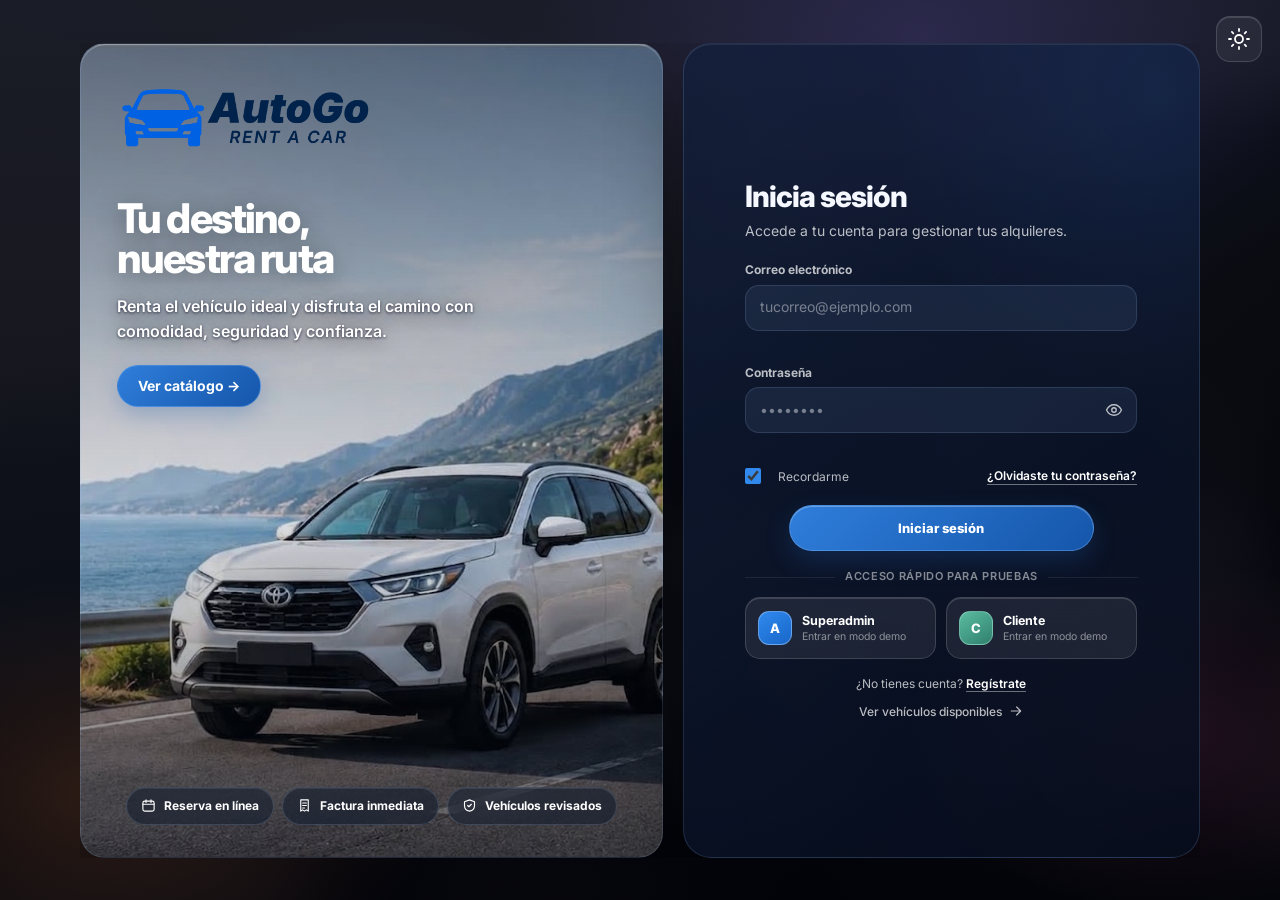
<file: frontend-nueva-estructura-backup/index.html>
<!DOCTYPE html>
<html lang="es">

<head>
    <meta charset="UTF-8">
    <meta name="viewport" content="width=device-width, initial-scale=1.0">
    <meta name="description" content="AutoGo Rent a Car: consulta vehículos disponibles, renta en línea y gestiona tus alquileres.">
    <meta name="theme-color" content="#151b38">
    <title>AutoGo Rent a Car</title>

    <!-- Tema automático con preferencia manual por período -->
    <script>
        (function () {
            function periodoActual() {
                var h = new Date().getHours();
                return (h >= 6 && h < 18) ? 'dia' : 'noche';
            }
            function aplicar(tema) {
                if (tema === 'noche') document.documentElement.setAttribute('data-tema', 'noche');
                else document.documentElement.removeAttribute('data-tema');
                var meta = document.querySelector('meta[name="theme-color"]');
                if (meta) meta.setAttribute('content', tema === 'noche' ? '#05070f' : '#eef3fb');
            }
            function resolver() {
                var periodo = periodoActual();
                var tema = periodo;
                try {
                    var manual = localStorage.getItem('autogo-tema');
                    var periodoManual = localStorage.getItem('autogo-tema-periodo');
                    if (manual && periodoManual === periodo) tema = manual;
                    else {
                        localStorage.removeItem('autogo-tema');
                        localStorage.removeItem('autogo-tema-periodo');
                    }
                } catch (e) { }
                aplicar(tema);
                return tema;
            }
            window.AutoGoTema = { periodoActual: periodoActual, aplicar: aplicar, resolver: resolver };
            resolver();
        })();
    </script>

    <link rel="icon" type="image/png" href="icono-autogo.png">
    <link rel="preconnect" href="https://fonts.googleapis.com">
    <link rel="preconnect" href="https://fonts.gstatic.com" crossorigin>
    <link href="https://fonts.googleapis.com/css2?family=Inter:wght@400;500;600;700;800&display=swap" rel="stylesheet">

    <link rel="stylesheet" href="styles.css?v=20261017">
    <link rel="stylesheet" href="theme.css?v=20261017">
    <link rel="stylesheet" href="responsive.css?v=20261017">
    <link rel="stylesheet" href="auth.css?v=20261017">
    <link rel="stylesheet" href="components.css?v=20261017">
    <link rel="stylesheet" href="print.css?v=20261017" media="print">
</head>

<body>

    <svg width="0" height="0" style="position:absolute;" aria-hidden="true">
        <defs>
            <symbol id="auto" viewBox="0 0 64 36">
                <path d="M10 6c2-4 6-6 10-6h24c4 0 8 2 10 6l4 8c4 1 6 4 6 8v6c0 2-2 3-4 3h-3a7 7 0 0 1-14 0H25a7 7 0 0 1-14 0H6c-2 0-4-1-4-3v-6c0-4 2-7 6-8zm8 2-4 7h36l-4-7zM18 34a4 4 0 1 0 0-8 4 4 0 0 0 0 8zm28 0a4 4 0 1 0 0-8 4 4 0 0 0 0 8z"/>
            </symbol>
        </defs>
    </svg>

    <div class="fondo" aria-hidden="true"></div>
    <div id="raiz"></div>

    <noscript>
        <p class="sin-js">AutoGo necesita JavaScript activado para funcionar.</p>
    </noscript>

    <!-- Configuración y datos locales de desarrollo -->
    <script src="js/config.js?v=20261017"></script>
    <script src="js/local-db.js?v=20261017"></script>
    <script src="js/local-db-fixes.js?v=20261017"></script>
    <script src="js/local-finance-rules.js?v=20261017"></script>
    <script src="js/local-finance-v3.js?v=20261017"></script>

    <!-- Aplicación -->
    <script src="js/ui.js?v=20261017"></script>
    <script src="js/api.js?v=20261017"></script>
    <script src="js/app.js?v=20261017"></script>
    <script src="js/reports.js?v=20261017"></script>
    <script src="js/demo-login.js?v=20261017"></script>
    <script src="js/mobile-menu.js?v=20261017"></script>
    <script src="js/catalog-consistency.js?v=20261017"></script>
    <script src="js/financial-ui.js?v=20261017"></script>

    <!-- Recupera la ruta si la vista inicial no llegó a renderizarse -->
    <script>
        (function () {
            function recuperar() {
                var raiz = document.getElementById('raiz');
                if (!raiz || raiz.children.length) return;
                try {
                    if (!location.hash) history.replaceState(null, '', '#/login');
                    if (typeof render === 'function') render();
                } catch (e) {
                    console.error('AutoGo no pudo iniciar:', e);
                }
            }
            if (document.readyState === 'loading') document.addEventListener('DOMContentLoaded', recuperar, { once: true });
            else recuperar();
            setTimeout(recuperar, 120);
            setTimeout(recuperar, 500);
        })();
    </script>

    <!-- Ajusta el banner de inicio al contenido del cliente -->
    <script>
        (function () {
            var raiz = document.getElementById('raiz');
            var pendiente = false;

            function ajustarBanner() {
                pendiente = false;
                var main = document.querySelector('.main');
                if (!main) return;
                var ruta = (location.hash.split('/')[1] || '').split('?')[0];
                var kpis = main.querySelector('.kpis');
                var top = main.querySelector('.topbar');
                if (ruta !== 'inicio' || !kpis || !top) {
                    main.classList.remove('hero-on');
                    return;
                }
                main.classList.add('hero-on');

                var btn = Array.prototype.slice.call(top.querySelectorAll('a, button'))
                    .filter(function (el) { return /rentar/i.test(el.textContent); })[0];
                if (btn) {
                    btn.classList.add('kpi-accion');
                    kpis.insertBefore(btn, kpis.firstChild);
                }
                var alto = kpis.offsetTop + kpis.offsetHeight + 16 - 18;
                main.style.setProperty('--hero-h', alto + 'px');
            }

            function programar() {
                if (pendiente) return;
                pendiente = true;
                requestAnimationFrame(ajustarBanner);
            }

            var rutaCatalogo = '#/catalogo';

            function mensajeCatalogo() {
                var enlace = Array.prototype.slice.call(
                    document.querySelectorAll('a[href*="catalogo"], a[href*="vehiculos"], a[href*="disponibles"]')
                ).filter(function (a) { return !a.closest('.marca') && !a.closest('.auth-promo'); })[0];
                if (enlace && enlace.getAttribute('href')) rutaCatalogo = enlace.getAttribute('href');

                var foto = document.querySelector('.auth-foto');
                if (!foto) return;

                var marca = foto.querySelector('.marca');
                if (marca) {
                    Array.prototype.forEach.call(marca.querySelectorAll('a'), function (a) {
                        a.removeAttribute('href');
                        a.setAttribute('tabindex', '-1');
                        a.style.pointerEvents = 'none';
                        a.style.cursor = 'default';
                    });
                    marca.style.cursor = 'default';
                }

                if (foto.querySelector('.auth-promo')) return;
                var p = foto.querySelector('p');
                if (!p) return;

                var caja = document.createElement('div');
                caja.className = 'auth-promo';
                caja.innerHTML = '<a href="' + rutaCatalogo + '">Ver catálogo &rarr;</a>';
                p.parentNode.insertBefore(caja, p.nextSibling);
            }

            new MutationObserver(function () { mensajeCatalogo(); programar(); }).observe(raiz, { childList: true, subtree: true });
            document.addEventListener('click', function (e) {
                if (e.target.closest && e.target.closest('.auth-foto .marca')) {
                    e.preventDefault();
                    e.stopPropagation();
                }
            }, true);

            window.addEventListener('hashchange', function () { mensajeCatalogo(); programar(); });
            window.addEventListener('resize', programar);
            window.addEventListener('load', mensajeCatalogo);
            mensajeCatalogo();
            setTimeout(mensajeCatalogo, 150);
            setTimeout(mensajeCatalogo, 600);
            programar();
        })();
    </script>

    <!-- Control de tema en las pantallas de acceso -->
    <script>
        (function () {
            var raiz = document.getElementById('raiz');
            var LUNA = '<svg class="ic" viewBox="0 0 24 24" aria-hidden="true"><path d="M21 12.8A9 9 0 1 1 11.2 3a7 7 0 0 0 9.8 9.8z"/></svg>';
            var SOL = '<svg class="ic" viewBox="0 0 24 24" aria-hidden="true"><circle cx="12" cy="12" r="4"/><path d="M12 2v2M12 20v2M4.9 4.9l1.4 1.4M17.7 17.7l1.4 1.4M2 12h2M20 12h2M4.9 19.1l1.4-1.4M17.7 6.3l1.4-1.4"/></svg>';

            function noche() { return document.documentElement.getAttribute('data-tema') === 'noche'; }

            function pintar(b) {
                b.innerHTML = noche() ? SOL : LUNA;
                b.title = noche() ? 'Cambiar a modo día' : 'Cambiar a modo noche';
                b.setAttribute('aria-label', b.title);
            }

            function crear() {
                var auth = document.querySelector('.auth');
                if (!auth || auth.querySelector('.tema-login')) return;
                var b = document.createElement('button');
                b.type = 'button';
                b.className = 'icon-btn cuadro tema-login';
                pintar(b);
                auth.appendChild(b);
            }

            document.addEventListener('click', function (e) {
                var b = e.target.closest && e.target.closest('.tema-login');
                if (!b) return;
                var n = !noche();
                if (n) document.documentElement.setAttribute('data-tema', 'noche');
                else document.documentElement.removeAttribute('data-tema');
                try { localStorage.setItem('autogo-tema', n ? 'noche' : 'dia'); } catch (err) { }
                var meta = document.querySelector('meta[name="theme-color"]');
                if (meta) meta.setAttribute('content', n ? '#05070f' : '#151b38');
                pintar(b);
            });

            new MutationObserver(crear).observe(raiz, { childList: true, subtree: true });
            crear();
        })();
    </script>

</body>

</html>
</file>
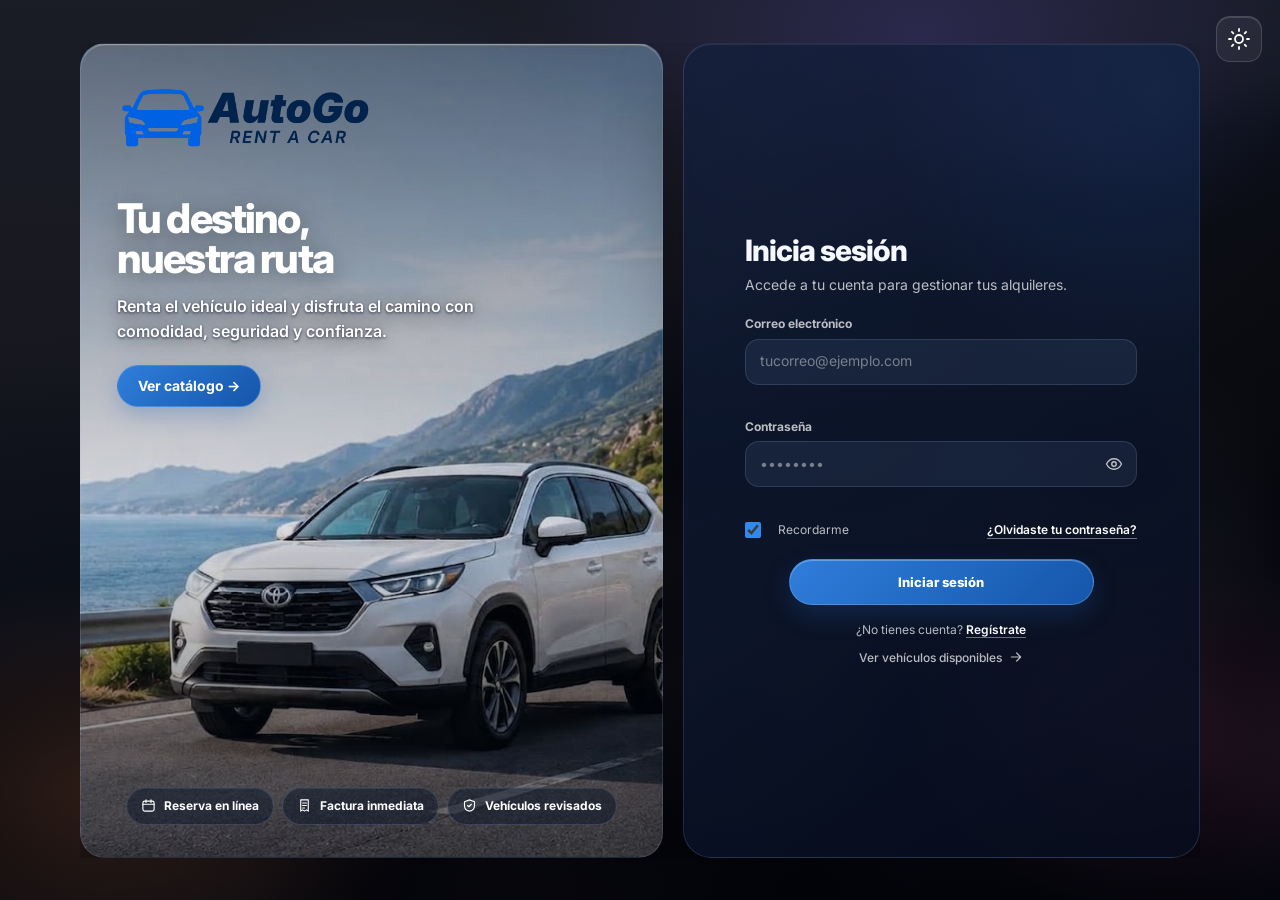
<file: Frontend/index.html>
<!DOCTYPE html>
<html lang="es">

<head>
    <meta charset="UTF-8">
    <meta name="viewport" content="width=device-width, initial-scale=1.0">
    <meta name="description" content="AutoGo Rent a Car: consulta vehículos disponibles, renta en línea y gestiona tus alquileres.">
    <meta name="theme-color" content="#151b38">
    <title>AutoGo Rent a Car</title>

    <!-- Tema automático con preferencia manual por período -->
    <script>
        (function () {
            function periodoActual() {
                var h = new Date().getHours();
                return (h >= 6 && h < 18) ? 'dia' : 'noche';
            }
            function aplicar(tema) {
                if (tema === 'noche') document.documentElement.setAttribute('data-tema', 'noche');
                else document.documentElement.removeAttribute('data-tema');
                var meta = document.querySelector('meta[name="theme-color"]');
                if (meta) meta.setAttribute('content', tema === 'noche' ? '#05070f' : '#eef3fb');
            }
            function resolver() {
                var periodo = periodoActual();
                var tema = periodo;
                try {
                    var manual = localStorage.getItem('autogo-tema');
                    var periodoManual = localStorage.getItem('autogo-tema-periodo');
                    if (manual && periodoManual === periodo) tema = manual;
                    else {
                        localStorage.removeItem('autogo-tema');
                        localStorage.removeItem('autogo-tema-periodo');
                    }
                } catch (e) { }
                aplicar(tema);
                return tema;
            }
            window.AutoGoTema = { periodoActual: periodoActual, aplicar: aplicar, resolver: resolver };
            resolver();
        })();
    </script>

    <link rel="icon" type="image/png" href="icono-autogo.png">
    <link rel="preconnect" href="https://fonts.googleapis.com">
    <link rel="preconnect" href="https://fonts.gstatic.com" crossorigin>
    <link href="https://fonts.googleapis.com/css2?family=Inter:wght@400;500;600;700;800&display=swap" rel="stylesheet">

    <link rel="stylesheet" href="styles.css?v=20261127p">
    <link rel="stylesheet" href="theme.css?v=20261017">
    <link rel="stylesheet" href="responsive.css?v=20261017">
    <link rel="stylesheet" href="auth.css?v=20261017">
    <link rel="stylesheet" href="components.css?v=20261017">
    <link rel="stylesheet" href="print.css?v=20261017" media="print">
    <link rel="stylesheet" href="glass-liquido.css?v=20261127">
</head>

<body>

    <svg width="0" height="0" style="position:absolute;" aria-hidden="true">
        <defs>
            <symbol id="auto" viewBox="0 0 64 36">
                <path d="M10 6c2-4 6-6 10-6h24c4 0 8 2 10 6l4 8c4 1 6 4 6 8v6c0 2-2 3-4 3h-3a7 7 0 0 1-14 0H25a7 7 0 0 1-14 0H6c-2 0-4-1-4-3v-6c0-4 2-7 6-8zm8 2-4 7h36l-4-7zM18 34a4 4 0 1 0 0-8 4 4 0 0 0 0 8zm28 0a4 4 0 1 0 0-8 4 4 0 0 0 0 8z"/>
            </symbol>
        </defs>
    </svg>

    <div class="fondo" aria-hidden="true"></div>
    <div id="raiz"></div>

    <noscript>
        <p class="sin-js">AutoGo necesita JavaScript activado para funcionar.</p>
    </noscript>

    <!-- Configuración y datos locales de desarrollo -->
    <script src="js/config.js?v=20261127d"></script>
    <script src="js/local-db.js?v=20261127a"></script>
    <script src="js/local-db-fixes.js?v=20261017"></script>
    <script src="js/local-finance-rules.js?v=20261017"></script>
    <script src="js/local-finance-v3.js?v=20261017"></script>

    <!-- Aplicación -->
    <script src="js/ui.js?v=20261017"></script>
    <script src="js/api.js?v=20261017"></script>
    <script src="js/app.js?v=20261127h"></script>
    <script src="js/reports.js?v=20261017"></script>
    <script src="js/demo-login.js?v=20261017"></script>
    <script src="js/mobile-menu.js?v=20261017"></script>
    <script src="js/catalog-consistency.js?v=20261017"></script>
    <script src="js/financial-ui.js?v=20261017"></script>
    <script src="js/glass-liquido.js?v=20261127b"></script>

    <!-- Recupera la ruta si la vista inicial no llegó a renderizarse -->
    <script>
        (function () {
            function recuperar() {
                var raiz = document.getElementById('raiz');
                if (!raiz || raiz.children.length) return;
                try {
                    if (!location.hash) history.replaceState(null, '', '#/login');
                    if (typeof render === 'function') render();
                } catch (e) {
                    console.error('AutoGo no pudo iniciar:', e);
                }
            }
            if (document.readyState === 'loading') document.addEventListener('DOMContentLoaded', recuperar, { once: true });
            else recuperar();
            setTimeout(recuperar, 120);
            setTimeout(recuperar, 500);
        })();
    </script>

    <!-- Ajusta el banner de inicio al contenido del cliente -->
    <script>
        (function () {
            var raiz = document.getElementById('raiz');
            var pendiente = false;

            function ajustarBanner() {
                pendiente = false;
                var main = document.querySelector('.main');
                if (!main) return;
                var ruta = (location.hash.split('/')[1] || '').split('?')[0];
                var kpis = main.querySelector('.kpis');
                var top = main.querySelector('.topbar');
                if (ruta !== 'inicio' || !kpis || !top) {
                    main.classList.remove('hero-on');
                    return;
                }
                main.classList.add('hero-on');

                var btn = Array.prototype.slice.call(top.querySelectorAll('a, button'))
                    .filter(function (el) { return /rentar/i.test(el.textContent); })[0];
                if (btn) {
                    btn.classList.add('kpi-accion');
                    kpis.insertBefore(btn, kpis.firstChild);
                }
                var alto = kpis.offsetTop + kpis.offsetHeight + 16 - 18;
                main.style.setProperty('--hero-h', alto + 'px');
            }

            function programar() {
                if (pendiente) return;
                pendiente = true;
                requestAnimationFrame(ajustarBanner);
            }

            var rutaCatalogo = '#/catalogo';

            function mensajeCatalogo() {
                var enlace = Array.prototype.slice.call(
                    document.querySelectorAll('a[href*="catalogo"], a[href*="vehiculos"], a[href*="disponibles"]')
                ).filter(function (a) { return !a.closest('.marca') && !a.closest('.auth-promo'); })[0];
                if (enlace && enlace.getAttribute('href')) rutaCatalogo = enlace.getAttribute('href');

                var foto = document.querySelector('.auth-foto');
                if (!foto) return;

                var marca = foto.querySelector('.marca');
                if (marca) {
                    Array.prototype.forEach.call(marca.querySelectorAll('a'), function (a) {
                        a.removeAttribute('href');
                        a.setAttribute('tabindex', '-1');
                        a.style.pointerEvents = 'none';
                        a.style.cursor = 'default';
                    });
                    marca.style.cursor = 'default';
                }

                if (foto.querySelector('.auth-promo')) return;
                var p = foto.querySelector('p');
                if (!p) return;

                var caja = document.createElement('div');
                caja.className = 'auth-promo';
                caja.innerHTML = '<a href="' + rutaCatalogo + '">Ver catálogo &rarr;</a>';
                p.parentNode.insertBefore(caja, p.nextSibling);
            }

            new MutationObserver(function () { mensajeCatalogo(); programar(); }).observe(raiz, { childList: true, subtree: true });
            document.addEventListener('click', function (e) {
                if (e.target.closest && e.target.closest('.auth-foto .marca')) {
                    e.preventDefault();
                    e.stopPropagation();
                }
            }, true);

            window.addEventListener('hashchange', function () { mensajeCatalogo(); programar(); });
            window.addEventListener('resize', programar);
            window.addEventListener('load', mensajeCatalogo);
            mensajeCatalogo();
            setTimeout(mensajeCatalogo, 150);
            setTimeout(mensajeCatalogo, 600);
            programar();
        })();
    </script>

    <!-- Control de tema en las pantallas de acceso -->
    <script>
        (function () {
            var raiz = document.getElementById('raiz');
            var LUNA = '<svg class="ic" viewBox="0 0 24 24" aria-hidden="true"><path d="M21 12.8A9 9 0 1 1 11.2 3a7 7 0 0 0 9.8 9.8z"/></svg>';
            var SOL = '<svg class="ic" viewBox="0 0 24 24" aria-hidden="true"><circle cx="12" cy="12" r="4"/><path d="M12 2v2M12 20v2M4.9 4.9l1.4 1.4M17.7 17.7l1.4 1.4M2 12h2M20 12h2M4.9 19.1l1.4-1.4M17.7 6.3l1.4-1.4"/></svg>';

            function noche() { return document.documentElement.getAttribute('data-tema') === 'noche'; }

            function pintar(b) {
                b.innerHTML = noche() ? SOL : LUNA;
                b.title = noche() ? 'Cambiar a modo día' : 'Cambiar a modo noche';
                b.setAttribute('aria-label', b.title);
            }

            function crear() {
                var auth = document.querySelector('.auth');
                if (!auth || auth.querySelector('.tema-login')) return;
                var b = document.createElement('button');
                b.type = 'button';
                b.className = 'icon-btn cuadro tema-login';
                pintar(b);
                auth.appendChild(b);
            }

            document.addEventListener('click', function (e) {
                var b = e.target.closest && e.target.closest('.tema-login');
                if (!b) return;
                var n = !noche();
                if (n) document.documentElement.setAttribute('data-tema', 'noche');
                else document.documentElement.removeAttribute('data-tema');
                try { localStorage.setItem('autogo-tema', n ? 'noche' : 'dia'); } catch (err) { }
                var meta = document.querySelector('meta[name="theme-color"]');
                if (meta) meta.setAttribute('content', n ? '#05070f' : '#151b38');
                pintar(b);
            });

            new MutationObserver(crear).observe(raiz, { childList: true, subtree: true });
            crear();
        })();
    </script>

</body>

</html>
</file>
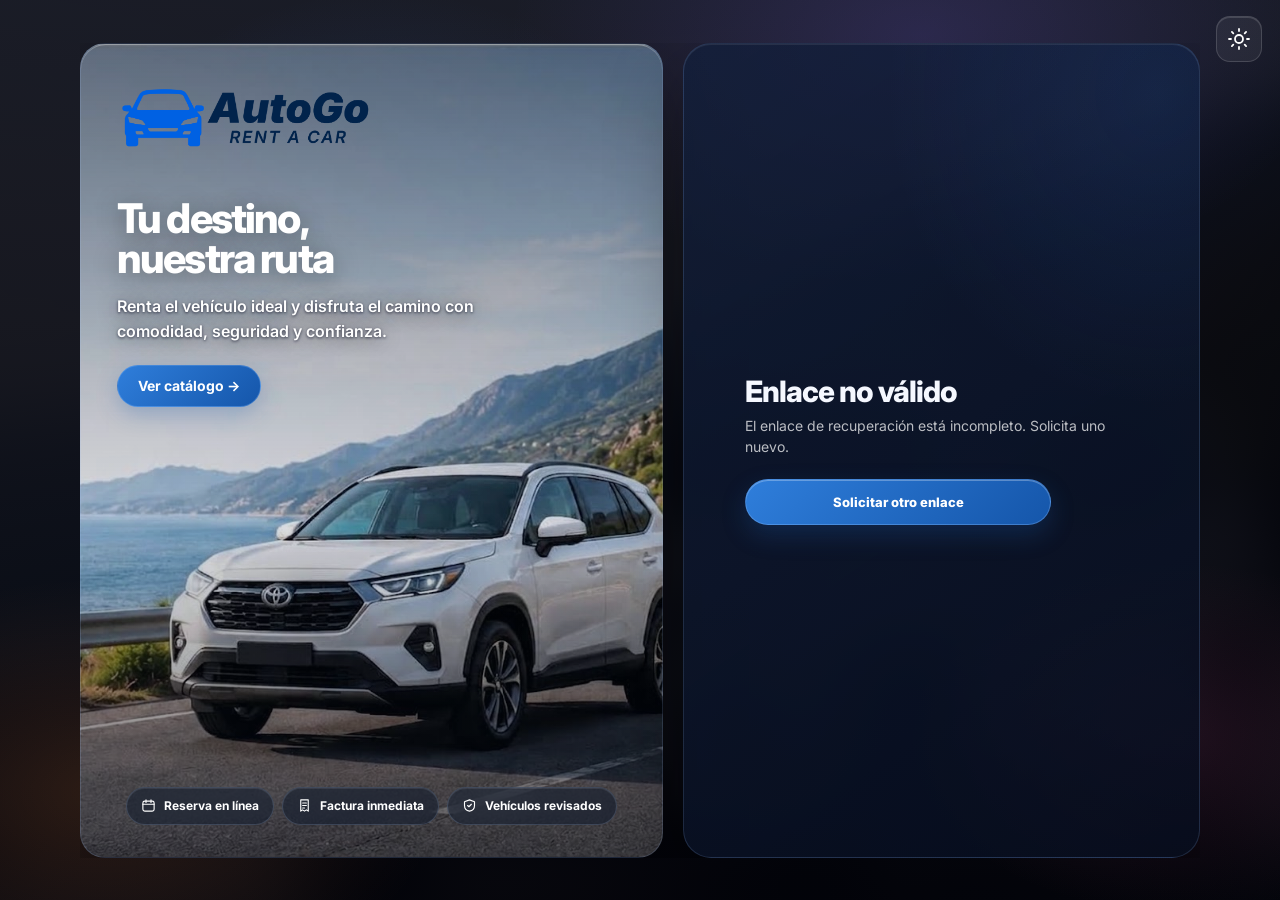
<file: frontend-nueva-estructura-backup/restablecer-password/index.html>
<!DOCTYPE html>
<html lang="es">

<head>
    <meta charset="UTF-8">
    <meta name="viewport" content="width=device-width, initial-scale=1.0">
    <title>Restablecer contraseña · AutoGo Rent a Car</title>
    <script>
        // El correo enlaza a /restablecer-password?token=...; la aplicación usa rutas con #
        location.replace(
            location.pathname.replace(/restablecer-password\/?(index\.html)?$/, '') +
            '#/restablecer' + location.search
        );
    </script>
</head>

<body style="background:#151b38;color:#fff;font-family:system-ui,sans-serif;">
    <p style="padding:40px;text-align:center;">Redirigiendo…</p>
</body>

</html>
</file>
<file: frontend-nueva-estructura-backup/styles.css>
/* =========================================================
   AUTOGO - GLASS UI
========================================================= */

:root {
    --txt: #ffffff;
    --txt-2: rgba(255, 255, 255, .74);
    --txt-3: rgba(255, 255, 255, .52);

    --glass: rgba(255, 255, 255, .08);
    --glass-2: rgba(255, 255, 255, .12);
    --glass-3: rgba(255, 255, 255, .18);
    --glass-osc: rgba(14, 18, 42, .28);

    --borde: rgba(255, 255, 255, .22);
    --borde-2: rgba(255, 255, 255, .12);

    --blur: blur(26px) saturate(150%);
    --sombra: 0 30px 70px rgba(6, 9, 28, .38);
    --brillo: inset 0 1px 0 rgba(255, 255, 255, .28);

    --ok: #6ee7a0;
    --warn: #fcd27a;
    --bad: #fca5a5;
    --info: #a5c8ff;

    --pill: rgba(255, 255, 255, .9);
    --pill-txt: #1a2142;

    --r-xl: 30px;
    --r-lg: 22px;
    --r: 16px;
    --r-sm: 12px;

    --foto: url('fondo_login.png');
    --banner: url('banner.jpg');
}


/* =========================================================
   CONFIGURACIÓN GENERAL
========================================================= */

*,
*::before,
*::after {
    box-sizing: border-box;
    margin: 0;
    padding: 0;
}

[hidden] {
    display: none !important;
}

html {
    -webkit-text-size-adjust: 100%;
}

body {
    font-family: 'Inter', 'Segoe UI', system-ui, -apple-system, Arial, sans-serif;
    color: var(--txt);
    background: #151b38;
    min-height: 100vh;
    font-size: 14px;
    line-height: 1.45;
    -webkit-font-smoothing: antialiased;
}

body.con-modal {
    overflow: hidden;
}

a {
    color: inherit;
}

button {
    font: inherit;
    color: inherit;
    cursor: pointer;
    background: none;
    border: none;
}

img {
    display: block;
    max-width: 100%;
}

:focus-visible {
    outline: 2px solid #fff;
    outline-offset: 2px;
}

.sin-js {
    padding: 40px;
    text-align: center;
}


/* =========================================================
   FONDO
========================================================= */

.fondo {
    position: fixed;
    inset: 0;
    z-index: -1;
    overflow: hidden;
    background: #151b38;
}

.fondo::before {
    content: '';
    position: absolute;
    inset: -60px;
    background: var(--foto) center 70% / cover no-repeat;
    filter: blur(30px) saturate(1.25) brightness(.72);
    transform: scale(1.08);
}

.fondo::after {
    content: '';
    position: absolute;
    inset: 0;
    background:
        radial-gradient(38% 34% at 8% 88%, rgba(255, 158, 74, .42), transparent 70%),
        radial-gradient(30% 28% at 92% 82%, rgba(255, 112, 168, .32), transparent 70%),
        radial-gradient(46% 40% at 72% 4%, rgba(150, 120, 255, .38), transparent 70%),
        radial-gradient(30% 30% at 30% 20%, rgba(90, 160, 255, .25), transparent 70%),
        linear-gradient(180deg, rgba(24, 28, 70, .5), rgba(12, 15, 38, .66));
}


/* =========================================================
   EFECTO GLASS
========================================================= */

.glass,
.app,
.card,
.auth-panel,
.modal,
.menu-usuario,
.aviso {
    background: var(--glass);
    border: 1px solid var(--borde);
    box-shadow: var(--sombra), var(--brillo);
    -webkit-backdrop-filter: var(--blur);
    backdrop-filter: var(--blur);
}

.card {
    background: var(--glass-2);
    border-color: var(--borde);
    border-radius: var(--r-lg);
    padding: 20px;
    box-shadow: 0 12px 30px rgba(6, 9, 28, .18), var(--brillo);
    -webkit-backdrop-filter: blur(18px) saturate(140%);
    backdrop-filter: blur(18px) saturate(140%);
    min-width: 0;
}


/* =========================================================
   ESTRUCTURA PRINCIPAL
========================================================= */

.app {
    display: grid;
    grid-template-columns: 84px minmax(0, 1fr);
    max-width: 1440px;
    height: calc(100vh - 48px);
    margin: 24px auto;
    border-radius: var(--r-xl);
    overflow: hidden;
    transition: grid-template-columns .25s ease;
}

.app.expandida {
    grid-template-columns: 236px minmax(0, 1fr);
}

@media (min-width: 1500px) {
    .app {
        margin: 24px;
        max-width: none;
    }
}


/* =========================================================
   MENÚ LATERAL
========================================================= */

.side {
    display: flex;
    flex-direction: column;
    gap: 6px;
    padding: 22px 16px;
    background: var(--glass-osc);
    border-right: 1px solid var(--borde-2);
    min-height: 0;
    overflow-y: auto;
    overflow-x: hidden;
}

.side-top {
    display: flex;
    align-items: center;
    gap: 10px;
    margin-bottom: 26px;
    min-height: 48px;
}

.side-logo {
    display: none;
}

.side-logo img,
.marca img {
    height: 44px;
    width: auto;
    filter: brightness(0) invert(1);
}

.app.expandida .side-logo {
    display: block;
}

.nav {
    display: flex;
    flex-direction: column;
    gap: 6px;
    flex: 1;
}

.nav a {
    position: relative;
    display: flex;
    align-items: center;
    gap: 14px;
    height: 48px;
    padding: 0 14px;
    border-radius: 14px;
    color: var(--txt-2);
    text-decoration: none;
    white-space: nowrap;
    transition: background .2s, color .2s;
}

.nav a .ic {
    width: 22px;
    height: 22px;
    flex: none;
}

.nav a span {
    opacity: 0;
    transition: opacity .2s;
    font-weight: 500;
}

.app.expandida .nav a span {
    opacity: 1;
}

.nav a:hover {
    background: var(--glass-2);
    color: #fff;
}

.nav a.act {
    color: #fff;
    background: var(--glass-3);
}

.nav a.act::before {
    content: '';
    position: absolute;
    left: -16px;
    top: 13px;
    bottom: 13px;
    width: 3px;
    border-radius: 0 3px 3px 0;
    background: #fff;
}

.nav .contador {
    position: absolute;
    top: 7px;
    left: 30px;
    min-width: 17px;
    height: 17px;
    padding: 0 4px;
    border-radius: 9px;
    background: #ff8a8a;
    color: #2a0f17;
    font-size: 10px;
    font-weight: 700;
    display: grid;
    place-items: center;
    opacity: 1 !important;
}

.side-pie {
    margin-top: 14px;
    padding-top: 14px;
    border-top: 1px solid var(--borde-2);
}

.yo {
    display: flex;
    align-items: center;
    gap: 12px;
    width: 100%;
    padding: 4px;
    border-radius: 999px;
    text-align: left;
}

.yo:hover {
    background: var(--glass-2);
}

.yo div {
    display: none;
    min-width: 0;
}

.app.expandida .yo div {
    display: block;
}

.yo b,
.yo small {
    display: block;
    white-space: nowrap;
    overflow: hidden;
    text-overflow: ellipsis;
}

.yo small {
    color: var(--txt-3);
    font-size: 12px;
}

.avatar {
    width: 42px;
    height: 42px;
    border-radius: 50%;
    flex: none;
    display: grid;
    place-items: center;
    font-weight: 700;
    font-size: 14px;
    letter-spacing: .02em;
    color: #fff;
    background: linear-gradient(140deg, rgba(255, 255, 255, .42), rgba(255, 255, 255, .1));
    border: 2px solid rgba(255, 255, 255, .55);
    box-shadow: 0 6px 16px rgba(0, 0, 0, .2);
}

.avatar.sm {
    width: 36px;
    height: 36px;
    font-size: 12px;
    border-width: 1.5px;
}

.avatar.lg {
    width: 76px;
    height: 76px;
    font-size: 24px;
}


/* =========================================================
   CONTENIDO
========================================================= */

.main {
    min-width: 0;
    min-height: 0;
    overflow-y: auto;
    padding: 34px 38px 40px;
    scroll-behavior: smooth;
}

.topbar {
    display: flex;
    align-items: center;
    justify-content: space-between;
    gap: 18px;
    margin-bottom: 28px;
    flex-wrap: wrap;
}

.topbar .marca {
    display: none;
}

.topbar h1 {
    font-size: 30px;
    font-weight: 800;
    text-transform: uppercase;
    letter-spacing: .01em;
    line-height: 1.1;
    text-shadow: 0 2px 18px rgba(0, 0, 0, .18);
}

.topbar .sub {
    color: var(--txt-2);
    margin-top: 6px;
}

.top-acc {
    display: flex;
    align-items: center;
    gap: 10px;
}

.acc-fijas {
    display: flex;
    align-items: center;
    gap: 4px;
    position: relative;
}

.campana {
    position: relative;
}

.campana .punto {
    position: absolute;
    top: 6px;
    right: 6px;
    min-width: 16px;
    height: 16px;
    padding: 0 4px;
    border-radius: 8px;
    background: #ff8a8a;
    color: #2a0f17;
    font-size: 10px;
    font-weight: 700;
    display: grid;
    place-items: center;
}

.seccion {
    display: grid;
    gap: 20px;
}


/* =========================================================
   BOTONES
========================================================= */

.btn {
    display: inline-flex;
    align-items: center;
    justify-content: center;
    gap: 8px;
    min-height: 42px;
    padding: 0 22px;
    border-radius: 999px;
    background: var(--pill);
    color: var(--pill-txt);
    font-weight: 600;
    text-decoration: none;
    white-space: nowrap;
    border: 1px solid rgba(255, 255, 255, .7);
    box-shadow: 0 8px 22px rgba(6, 9, 28, .2), inset 0 1px 0 #fff;
    transition: background .2s, transform .15s, box-shadow .2s, opacity .2s;
}

.btn .ic {
    width: 18px;
    height: 18px;
}

.btn:hover {
    background: #fff;
    transform: translateY(-1px);
}

.btn:active {
    transform: translateY(0);
}

.btn:disabled {
    opacity: .55;
    cursor: not-allowed;
    transform: none;
}

.btn.ghost {
    background: var(--glass-2);
    color: #fff;
    border-color: var(--borde);
    box-shadow: var(--brillo);
}

.btn.ghost:hover {
    background: var(--glass-3);
}

.btn.danger {
    background: rgba(252, 165, 165, .16);
    color: #ffd6d6;
    border-color: rgba(252, 165, 165, .45);
    box-shadow: none;
}

.btn.danger:hover {
    background: rgba(252, 165, 165, .26);
}

.btn.sm {
    min-height: 34px;
    padding: 0 14px;
    font-size: 13px;
}

.btn.block {
    width: 100%;
}

.btn.cargando {
    position: relative;
    color: transparent !important;
}

.btn.cargando::after {
    content: '';
    position: absolute;
    width: 18px;
    height: 18px;
    border-radius: 50%;
    border: 2px solid currentColor;
    border-color: var(--pill-txt) transparent var(--pill-txt) transparent;
    animation: giro .8s linear infinite;
}

.btn.ghost.cargando::after,
.btn.danger.cargando::after {
    border-color: #fff transparent #fff transparent;
}

@keyframes giro {
    to {
        transform: rotate(360deg);
    }
}

.icon-btn {
    width: 44px;
    height: 44px;
    border-radius: 50%;
    display: inline-grid;
    place-items: center;
    color: #fff;
    transition: background .2s;
    flex: none;
}

.icon-btn:hover {
    background: var(--glass-2);
}

.icon-btn .ic {
    width: 22px;
    height: 22px;
}

.icon-btn.sm {
    width: 34px;
    height: 34px;
}

.icon-btn.sm .ic {
    width: 18px;
    height: 18px;
}

.icon-btn.cuadro {
    border-radius: 14px;
    background: var(--glass-2);
    border: 1px solid var(--borde);
    box-shadow: var(--brillo);
}

.acciones {
    display: flex;
    gap: 4px;
    justify-content: flex-end;
}

.acciones .icon-btn {
    width: 34px;
    height: 34px;
    color: var(--txt-2);
}

.acciones .icon-btn:hover {
    color: #fff;
}

.acciones .icon-btn .ic {
    width: 18px;
    height: 18px;
}

.acciones .icon-btn:disabled {
    opacity: .3;
    cursor: not-allowed;
    background: none;
}

.link {
    color: #fff;
    font-weight: 600;
    text-decoration: none;
    border-bottom: 1px solid rgba(255, 255, 255, .4);
}

.link:hover {
    border-color: #fff;
}

.link.suave {
    display: inline-flex;
    align-items: center;
    gap: 6px;
    color: var(--txt-2);
    border: none;
    font-weight: 500;
}

.link.suave .ic {
    width: 16px;
    height: 16px;
}

.link.suave:hover {
    color: #fff;
}


/* =========================================================
   ÍCONOS
========================================================= */

.ic {
    width: 20px;
    height: 20px;
    fill: none;
    stroke: currentColor;
    stroke-width: 1.8;
    stroke-linecap: round;
    stroke-linejoin: round;
    flex: none;
}

.auto-svg {
    fill: currentColor;
}


/* =========================================================
   FORMULARIOS
========================================================= */

.campo {
    display: flex;
    flex-direction: column;
    gap: 6px;
    min-width: 0;
}

.campo label {
    font-size: 12.5px;
    font-weight: 500;
    color: var(--txt-2);
}

.campo label i {
    color: var(--bad);
    font-style: normal;
}

input,
select,
textarea {
    width: 100%;
    min-height: 44px;
    padding: 10px 14px;
    border-radius: 14px;
    border: 1px solid var(--borde-2);
    background: rgba(255, 255, 255, .1);
    color: #fff;
    font: inherit;
    font-size: 14px;
    color-scheme: dark;
    transition: border-color .2s, background .2s, box-shadow .2s;
}

textarea {
    resize: vertical;
    min-height: 80px;
}

select {
    appearance: none;
    padding-right: 38px;
    background-image: url("data:image/svg+xml,%3Csvg xmlns='http://www.w3.org/2000/svg' viewBox='0 0 24 24' fill='none' stroke='white' stroke-width='2' stroke-linecap='round' stroke-linejoin='round'%3E%3Cpath d='m6 9 6 6 6-6'/%3E%3C/svg%3E");
    background-repeat: no-repeat;
    background-position: right 14px center;
    background-size: 16px;
}

option {
    color: #1a2142;
    background: #fff;
}

input::placeholder,
textarea::placeholder {
    color: rgba(255, 255, 255, .42);
}

input:hover,
select:hover,
textarea:hover {
    background-color: rgba(255, 255, 255, .14);
}

input:focus,
select:focus,
textarea:focus {
    outline: none;
    border-color: rgba(255, 255, 255, .6);
    background-color: rgba(255, 255, 255, .16);
    box-shadow: 0 0 0 4px rgba(255, 255, 255, .1);
}

input:disabled,
select:disabled {
    opacity: .55;
    cursor: not-allowed;
}

input[type=checkbox] {
    width: 18px;
    height: 18px;
    min-height: 0;
    padding: 0;
    accent-color: #fff;
    flex: none;
}

input[type=file] {
    padding: 9px;
}

input[type=file]::file-selector-button {
    border: none;
    border-radius: 999px;
    padding: 6px 14px;
    margin-right: 12px;
    background: var(--pill);
    color: var(--pill-txt);
    font: inherit;
    font-weight: 600;
    cursor: pointer;
}

.campo.invalido input,
.campo.invalido select,
.campo.invalido textarea {
    border-color: rgba(252, 165, 165, .8);
    box-shadow: 0 0 0 4px rgba(252, 165, 165, .12);
}

.campo .err {
    color: var(--bad);
    font-size: 12px;
    min-height: 0;
}

.campo .err:empty {
    display: none;
}

.campo .ayuda {
    color: var(--txt-3);
    font-size: 12px;
}

.con-boton {
    position: relative;
}

.con-boton input {
    padding-right: 46px;
}

.ver-pass {
    position: absolute;
    right: 6px;
    top: 50%;
    transform: translateY(-50%);
    width: 34px;
    height: 34px;
    border-radius: 50%;
    display: grid;
    place-items: center;
    color: var(--txt-2);
}

.ver-pass:hover {
    color: #fff;
    background: var(--glass-2);
}

.ver-pass .ic {
    width: 18px;
    height: 18px;
}

.form {
    display: grid;
    gap: 14px;
}

.grid2 {
    display: grid;
    grid-template-columns: repeat(2, minmax(0, 1fr));
    gap: 14px;
}

.grid2 .todo {
    grid-column: 1 / -1;
}

.check {
    display: inline-flex;
    align-items: center;
    gap: 9px;
    color: var(--txt-2);
    font-size: 13px;
    cursor: pointer;
}

.fila-sb {
    display: flex;
    align-items: center;
    justify-content: space-between;
    gap: 12px;
    flex-wrap: wrap;
    font-size: 13px;
}

.form-err {
    display: flex;
    gap: 10px;
    align-items: flex-start;
    padding: 11px 14px;
    border-radius: var(--r-sm);
    background: rgba(252, 165, 165, .14);
    border: 1px solid rgba(252, 165, 165, .4);
    color: #ffe0e0;
    font-size: 13px;
}

.form-ok {
    display: flex;
    gap: 12px;
    align-items: flex-start;
    padding: 14px 16px;
    border-radius: var(--r);
    background: rgba(110, 231, 160, .12);
    border: 1px solid rgba(110, 231, 160, .4);
    color: #e3ffef;
}

.form-ok .ic {
    color: var(--ok);
    margin-top: 1px;
}


/* =========================================================
   LOGIN / REGISTRO
========================================================= */

.auth {
    display: grid;
    grid-template-columns: minmax(0, 1.1fr) minmax(0, 1fr);
    gap: 22px;
    max-width: 1160px;
    min-height: 100vh;
    margin: 0 auto;
    padding: 28px;
    align-items: center;
}

.auth-foto {
    position: relative;
    border-radius: var(--r-xl);
    overflow: hidden;
    padding: 38px;
    display: flex;
    flex-direction: column;
    justify-content: space-between;
    gap: 24px;
    min-height: 560px;
    background:
        linear-gradient(180deg, rgba(14, 18, 44, .55) 0%, rgba(14, 18, 44, 0) 45%, rgba(14, 18, 44, .55) 100%),
        var(--foto) center 65% / cover no-repeat;
    border: 1px solid var(--borde);
    box-shadow: var(--sombra);
}

.auth-foto .marca img {
    height: 60px;
}

.auth-foto h1 {
    font-size: 40px;
    line-height: 1.05;
    font-weight: 800;
    letter-spacing: -.02em;
    max-width: 380px;
    margin-top: 18px;
    text-shadow: 0 4px 24px rgba(0, 0, 0, .35);
}

.auth-foto p {
    max-width: 360px;
    color: rgba(255, 255, 255, .88);
    margin-top: 12px;
    font-size: 15px;
}

.chips {
    display: flex;
    gap: 10px;
    flex-wrap: wrap;
}

.chip {
    display: inline-flex;
    align-items: center;
    gap: 8px;
    padding: 9px 14px;
    border-radius: 999px;
    background: rgba(255, 255, 255, .16);
    border: 1px solid rgba(255, 255, 255, .32);
    -webkit-backdrop-filter: blur(14px);
    backdrop-filter: blur(14px);
    font-size: 13px;
    font-weight: 500;
}

.chip .ic {
    width: 16px;
    height: 16px;
}

.auth-panel {
    border-radius: var(--r-xl);
    padding: 38px 42px;
    display: flex;
    flex-direction: column;
    justify-content: center;
    align-self: center;
    min-height: 0;
    width: 100%;
    max-width: 470px;
}

.auth-panel .contenido {
    width: 100%;
    max-width: 340px;
    margin: 0 auto;
}

.auth-panel h2 {
    font-size: 28px;
    font-weight: 800;
    letter-spacing: -.01em;
}

.auth-panel .sub {
    color: var(--txt-2);
    margin: 6px 0 24px;
}

.auth-panel .pie {
    text-align: center;
    color: var(--txt-2);
    font-size: 13px;
    margin-top: 18px;
}

.auth-panel .pie + .pie {
    margin-top: 10px;
}

.separador {
    display: flex;
    align-items: center;
    gap: 12px;
    color: var(--txt-3);
    font-size: 12px;
    margin: 4px 0;
}

.separador::before,
.separador::after {
    content: '';
    flex: 1;
    height: 1px;
    background: var(--borde-2);
}

.nota-demo {
    margin-top: 22px;
    padding: 12px 14px;
    border-radius: var(--r-sm);
    border: 1px dashed rgba(255, 255, 255, .3);
    color: var(--txt-2);
    font-size: 12.5px;
}

.nota-demo b {
    color: #fff;
}

.nota-demo button {
    text-decoration: underline;
    color: #fff;
    font-size: 12.5px;
}


/* =========================================================
   TARJETAS DE RESUMEN
========================================================= */

.kpis {
    display: grid;
    grid-template-columns: repeat(auto-fit, minmax(190px, 1fr));
    gap: 16px;
}

.kpi {
    display: flex;
    flex-direction: column;
    gap: 6px;
    padding: 18px 20px;
}

.kpi .etq {
    display: flex;
    align-items: center;
    gap: 8px;
    color: var(--txt-2);
    font-size: 13px;
    font-weight: 500;
}

.kpi .etq .ic {
    width: 17px;
    height: 17px;
}

.kpi .valor {
    font-size: 26px;
    font-weight: 700;
    letter-spacing: -.01em;
    line-height: 1.15;
    font-variant-numeric: tabular-nums;
}

.kpi .nota {
    color: var(--txt-3);
    font-size: 12px;
}

.card-h {
    display: flex;
    align-items: center;
    justify-content: space-between;
    gap: 12px;
    margin-bottom: 16px;
}

.card-h h3 {
    font-size: 17px;
    font-weight: 600;
}

.card-h .extra {
    color: var(--txt-2);
    font-size: 13px;
}

.pastilla {
    display: inline-flex;
    align-items: center;
    gap: 6px;
    padding: 5px 12px;
    border-radius: 999px;
    background: var(--glass-2);
    border: 1px solid var(--borde);
    font-size: 12.5px;
    color: var(--txt-2);
    white-space: nowrap;
}


/* =========================================================
   PANEL (DASHBOARD)
========================================================= */

.dash {
    display: grid;
    grid-template-columns: repeat(3, minmax(0, 1fr));
    grid-template-areas:
        "act graf graf"
        "act flota pend";
    gap: 20px;
}

.a-act {
    grid-area: act;
    display: flex;
    flex-direction: column;
}

.a-graf {
    grid-area: graf;
}

.a-flota {
    grid-area: flota;
}

.a-pend {
    grid-area: pend;
}

.lista {
    display: flex;
    flex-direction: column;
}

.lista .item {
    display: flex;
    align-items: center;
    gap: 12px;
    padding: 11px 0;
    border-bottom: 1px solid var(--borde-2);
    min-width: 0;
}

.lista .item:last-child {
    border-bottom: none;
}

.lista .item > div {
    min-width: 0;
    flex: 1;
}

.lista .item b,
.lista .item small {
    display: block;
    white-space: nowrap;
    overflow: hidden;
    text-overflow: ellipsis;
}

.lista .item b {
    font-weight: 600;
}

.lista .item small {
    color: var(--txt-3);
    font-size: 12px;
}

.lista .item .monto {
    font-weight: 600;
    white-space: nowrap;
    font-variant-numeric: tabular-nums;
}

.a-act .lista {
    flex: 1;
}

.a-act .btn {
    margin-top: 14px;
}

/* Gráfico de ingresos */

.grafico {
    position: relative;
}

.grafico svg {
    width: 100%;
    height: auto;
    display: block;
    overflow: visible;
}

.grafico .eje {
    fill: rgba(255, 255, 255, .55);
    font-size: 11px;
    font-family: inherit;
}

.grafico .rejilla {
    stroke: rgba(255, 255, 255, .12);
    stroke-width: 1;
}

.grafico .linea {
    fill: none;
    stroke: #fff;
    stroke-width: 2.5;
    stroke-linecap: round;
    stroke-linejoin: round;
}

.grafico .guia {
    stroke: rgba(255, 255, 255, .45);
    stroke-width: 1;
    stroke-dasharray: 3 4;
}

.grafico .marca-punto {
    fill: #fff;
    stroke: rgba(30, 36, 80, .9);
    stroke-width: 2;
}

.grafico .zona {
    fill: transparent;
    cursor: crosshair;
}

.tip {
    position: absolute;
    pointer-events: none;
    padding: 8px 12px;
    border-radius: 12px;
    background: rgba(18, 22, 52, .82);
    border: 1px solid var(--borde);
    -webkit-backdrop-filter: blur(10px);
    backdrop-filter: blur(10px);
    font-size: 12px;
    white-space: nowrap;
    transform: translate(-50%, calc(-100% - 12px));
    opacity: 0;
    transition: opacity .15s;
}

.tip.on {
    opacity: 1;
}

.tip b {
    display: block;
    font-size: 14px;
}

.tip span {
    color: var(--txt-2);
}

/* Estado de la flota */

.barra-flota {
    display: flex;
    gap: 2px;
    height: 14px;
    border-radius: 7px;
    overflow: hidden;
    margin: 6px 0 16px;
    background: var(--glass-2);
}

.barra-flota span {
    height: 100%;
    border-radius: 4px;
    min-width: 4px;
}

.leyenda {
    display: grid;
    gap: 10px;
}

.leyenda div {
    display: flex;
    align-items: center;
    gap: 10px;
    font-size: 13px;
    color: var(--txt-2);
}

.leyenda i {
    width: 10px;
    height: 10px;
    border-radius: 3px;
    flex: none;
}

.leyenda b {
    margin-left: auto;
    color: #fff;
    font-variant-numeric: tabular-nums;
}

.c-ok {
    background: var(--ok);
}

.c-info {
    background: var(--info);
}

.c-warn {
    background: var(--warn);
}

.c-bad {
    background: var(--bad);
}

.total-flota {
    display: flex;
    align-items: baseline;
    gap: 8px;
}

.total-flota b {
    font-size: 28px;
    font-weight: 700;
}

.total-flota span {
    color: var(--txt-2);
}


/* =========================================================
   BARRA DE HERRAMIENTAS
========================================================= */

.herramientas {
    display: flex;
    align-items: center;
    gap: 12px;
    flex-wrap: wrap;
    margin-bottom: 16px;
}

.herramientas .buscar {
    flex: 1 1 240px;
    position: relative;
}

.herramientas .buscar .ic {
    position: absolute;
    left: 14px;
    top: 50%;
    transform: translateY(-50%);
    color: var(--txt-3);
    pointer-events: none;
}

.herramientas .buscar input {
    padding-left: 42px;
    border-radius: 999px;
}

.herramientas select {
    width: auto;
    min-width: 170px;
    border-radius: 999px;
}

.herramientas .derecha {
    margin-left: auto;
    display: flex;
    gap: 10px;
    flex-wrap: wrap;
}

.segmentos {
    display: inline-flex;
    gap: 4px;
    padding: 4px;
    border-radius: 999px;
    background: var(--glass);
    border: 1px solid var(--borde-2);
    flex-wrap: wrap;
}

.segmentos button {
    padding: 7px 16px;
    border-radius: 999px;
    color: var(--txt-2);
    font-weight: 500;
    font-size: 13px;
    transition: background .2s, color .2s;
}

.segmentos button:hover {
    color: #fff;
}

.segmentos button.act {
    background: var(--pill);
    color: var(--pill-txt);
    box-shadow: 0 4px 12px rgba(0, 0, 0, .15);
}

.herramientas.con-campos {
    align-items: flex-end;
}

.filtro-activo {
    display: inline-flex;
    align-items: center;
    gap: 6px;
    padding: 6px 8px 6px 14px;
    border-radius: 999px;
    background: var(--glass-3);
    font-size: 13px;
}

.filtro-activo a {
    display: grid;
    place-items: center;
    width: 22px;
    height: 22px;
    border-radius: 50%;
    color: #fff;
}

.filtro-activo a:hover {
    background: var(--glass-2);
}

.filtro-activo .ic {
    width: 14px;
    height: 14px;
}


/* =========================================================
   TABLAS
========================================================= */

.tabla-wrap {
    overflow-x: auto;
    margin: 0 -20px;
    padding: 0 20px;
}

.tabla {
    width: 100%;
    border-collapse: collapse;
    font-size: 13.5px;
}

.tabla th {
    text-align: left;
    font-size: 11.5px;
    font-weight: 600;
    text-transform: uppercase;
    letter-spacing: .06em;
    color: var(--txt-3);
    padding: 0 12px 12px;
    white-space: nowrap;
    border-bottom: 1px solid var(--borde-2);
}

.tabla td {
    padding: 12px;
    border-bottom: 1px solid var(--borde-2);
    vertical-align: middle;
}

.tabla tbody tr {
    transition: background .15s;
}

.tabla tbody tr:hover {
    background: rgba(255, 255, 255, .05);
}

.tabla tbody tr:last-child td {
    border-bottom: none;
}

.tabla .num {
    text-align: right;
    font-variant-numeric: tabular-nums;
    white-space: nowrap;
}

.tabla .principal b {
    display: block;
    font-weight: 600;
}

.tabla .principal small {
    color: var(--txt-3);
    font-size: 12px;
}

.tabla .nowrap {
    white-space: nowrap;
}

.tabla .inactivo {
    opacity: .55;
}

.foto-mini {
    width: 64px;
    height: 42px;
    border-radius: 10px;
    object-fit: cover;
    background: var(--glass-2);
    display: grid;
    place-items: center;
    color: rgba(255, 255, 255, .55);
    overflow: hidden;
}

.foto-mini img {
    width: 100%;
    height: 100%;
    object-fit: cover;
}

.foto-mini .auto-svg {
    width: 38px;
}

.paginador {
    display: flex;
    align-items: center;
    justify-content: space-between;
    gap: 12px;
    margin-top: 16px;
    padding-top: 14px;
    border-top: 1px solid var(--borde-2);
    color: var(--txt-2);
    font-size: 13px;
    flex-wrap: wrap;
}

.paginador div {
    display: flex;
    gap: 8px;
}

.negativo {
    color: var(--ok);
}


/* =========================================================
   ETIQUETAS DE ESTADO
========================================================= */

.badge {
    display: inline-flex;
    align-items: center;
    gap: 6px;
    padding: 4px 10px 4px 9px;
    border-radius: 999px;
    font-size: 12px;
    font-weight: 600;
    white-space: nowrap;
    background: rgba(255, 255, 255, .1);
    border: 1px solid rgba(255, 255, 255, .16);
    color: #fff;
}

.badge::before {
    content: '';
    width: 7px;
    height: 7px;
    border-radius: 50%;
    background: currentColor;
}

.badge.ok {
    color: var(--ok);
    background: rgba(110, 231, 160, .12);
    border-color: rgba(110, 231, 160, .3);
}

.badge.info {
    color: var(--info);
    background: rgba(165, 200, 255, .12);
    border-color: rgba(165, 200, 255, .3);
}

.badge.warn {
    color: var(--warn);
    background: rgba(252, 210, 122, .12);
    border-color: rgba(252, 210, 122, .32);
}

.badge.bad {
    color: var(--bad);
    background: rgba(252, 165, 165, .14);
    border-color: rgba(252, 165, 165, .34);
}

.badge.neutro {
    color: var(--txt-2);
}

.badges {
    display: flex;
    gap: 6px;
    flex-wrap: wrap;
}


/* =========================================================
   CATÁLOGO
========================================================= */

.buscador {
    display: grid;
    grid-template-columns: repeat(3, minmax(0, 1fr)) auto;
    gap: 14px;
    align-items: end;
    margin-bottom: 20px;
}

.buscador .btn {
    min-height: 44px;
}

.buscador .form-err {
    grid-column: 1 / -1;
}

.resultado-info {
    display: flex;
    align-items: center;
    justify-content: space-between;
    gap: 12px;
    color: var(--txt-2);
    margin-bottom: 14px;
    flex-wrap: wrap;
}

.veh-grid {
    display: grid;
    grid-template-columns: repeat(auto-fill, minmax(250px, 1fr));
    gap: 18px;
}

.veh-card {
    display: flex;
    flex-direction: column;
    padding: 12px;
    transition: transform .2s, background .2s;
}

.veh-card:hover {
    transform: translateY(-3px);
    background: rgba(255, 255, 255, .16);
}

.veh-foto {
    position: relative;
    height: 160px;
    border-radius: 16px;
    overflow: hidden;
    background:
        radial-gradient(70% 70% at 50% 100%, rgba(255, 255, 255, .22), transparent 70%),
        rgba(255, 255, 255, .06);
    display: grid;
    place-items: center;
    color: rgba(255, 255, 255, .72);
}

.veh-foto img {
    width: 100%;
    height: 100%;
    object-fit: cover;
}

.sin-foto {
    display: flex;
    flex-direction: column;
    align-items: center;
    justify-content: center;
    gap: 8px;
    width: 100%;
    height: 100%;
    color: rgba(255, 255, 255, .5);
}

.sin-foto .ic {
    width: 44px;
    height: 44px;
    stroke-width: 1.3;
}

.sin-foto small {
    font-size: 12px;
}

.foto-mini .sin-foto .ic {
    width: 24px;
    height: 24px;
}

.veh-foto .auto-svg {
    width: 58%;
    filter: drop-shadow(0 10px 14px rgba(0, 0, 0, .25));
}

.veh-foto .badge {
    position: absolute;
    top: 10px;
    left: 10px;
    -webkit-backdrop-filter: blur(10px);
    backdrop-filter: blur(10px);
    background: rgba(20, 24, 56, .45);
}

.veh-cuerpo {
    padding: 14px 6px 4px;
    display: flex;
    flex-direction: column;
    gap: 4px;
    flex: 1;
}

.veh-cuerpo h3 {
    font-size: 17px;
    font-weight: 700;
}

.veh-cuerpo .meta {
    color: var(--txt-3);
    font-size: 12.5px;
}

.veh-pie {
    display: flex;
    align-items: center;
    justify-content: space-between;
    gap: 10px;
    margin-top: 12px;
}

.precio b {
    font-size: 19px;
    font-weight: 700;
}

.precio span {
    color: var(--txt-3);
    font-size: 12px;
}

.veh-card.sel {
    background: rgba(255, 255, 255, .22);
    border-color: rgba(255, 255, 255, .7);
    box-shadow: 0 0 0 3px rgba(255, 255, 255, .18), var(--sombra);
}


/* =========================================================
   DETALLES Y RESÚMENES
========================================================= */

.dl {
    display: grid;
    grid-template-columns: auto 1fr;
    gap: 10px 18px;
    font-size: 13.5px;
}

.dl dt {
    color: var(--txt-2);
}

.dl dd {
    text-align: right;
    font-weight: 600;
    font-variant-numeric: tabular-nums;
    min-width: 0;
    overflow-wrap: anywhere;
}

.dl.izq dd {
    text-align: left;
}

.total {
    display: flex;
    align-items: baseline;
    justify-content: space-between;
    gap: 12px;
    padding-top: 14px;
    margin-top: 14px;
    border-top: 1px solid var(--borde-2);
}

.total span {
    color: var(--txt-2);
    font-weight: 500;
}

.total b {
    font-size: 24px;
    font-weight: 700;
    font-variant-numeric: tabular-nums;
}

.resumen-veh {
    display: flex;
    align-items: center;
    gap: 14px;
    padding: 12px;
    border-radius: var(--r);
    background: var(--glass-2);
    border: 1px solid var(--borde-2);
    margin-bottom: 16px;
}

.resumen-veh .foto-mini {
    width: 88px;
    height: 58px;
}

.resumen-veh b {
    display: block;
    font-size: 15px;
}

.resumen-veh span {
    color: var(--txt-3);
    font-size: 12.5px;
}

.aviso-banda {
    display: flex;
    align-items: center;
    gap: 14px;
    padding: 14px 18px;
    border-radius: var(--r);
    background: rgba(252, 210, 122, .14);
    border: 1px solid rgba(252, 210, 122, .4);
    color: #fff3d6;
}

.aviso-banda .ic {
    color: var(--warn);
    width: 22px;
    height: 22px;
}

.aviso-banda .btn {
    margin-left: auto;
}

.info-banda {
    display: flex;
    gap: 12px;
    align-items: flex-start;
    padding: 12px 16px;
    border-radius: var(--r);
    background: rgba(165, 200, 255, .1);
    border: 1px solid rgba(165, 200, 255, .3);
    color: var(--txt-2);
    font-size: 13px;
}

.info-banda .ic {
    color: var(--info);
    margin-top: 1px;
}

.dos-col {
    display: grid;
    grid-template-columns: minmax(0, 1.6fr) minmax(0, 1fr);
    gap: 20px;
    align-items: start;
}

.accesos {
    display: grid;
    grid-template-columns: repeat(2, minmax(0, 1fr));
    gap: 12px;
}

.acceso {
    display: flex;
    flex-direction: column;
    gap: 10px;
    padding: 16px;
    border-radius: var(--r);
    background: var(--glass);
    border: 1px solid var(--borde-2);
    text-decoration: none;
    transition: background .2s, transform .2s;
}

.acceso:hover {
    background: var(--glass-3);
    transform: translateY(-2px);
}

.acceso .ic {
    width: 26px;
    height: 26px;
}

.acceso b {
    font-weight: 600;
}

.acceso small {
    color: var(--txt-3);
    font-size: 12px;
}

.perfil-cab {
    display: flex;
    align-items: center;
    gap: 18px;
    margin-bottom: 22px;
}

.perfil-cab h2 {
    font-size: 22px;
}

.perfil-cab p {
    color: var(--txt-2);
}

.angosta {
    max-width: 560px;
}

.pasos {
    display: grid;
    gap: 20px;
}

.paso-h {
    display: flex;
    align-items: center;
    gap: 12px;
    margin-bottom: 16px;
}

.paso-h i {
    width: 30px;
    height: 30px;
    border-radius: 50%;
    display: grid;
    place-items: center;
    font-style: normal;
    font-weight: 700;
    font-size: 13px;
    background: var(--glass-3);
    border: 1px solid var(--borde);
}

.paso-h.hecho i {
    background: var(--ok);
    color: #0f2a1b;
    border-color: transparent;
}

.paso-h h3 {
    font-size: 16px;
    font-weight: 600;
}

.elegido {
    display: flex;
    align-items: center;
    gap: 12px;
    padding: 12px 14px;
    border-radius: var(--r);
    background: var(--glass-3);
    border: 1px solid var(--borde);
}

.elegido div {
    flex: 1;
    min-width: 0;
}

.elegido small {
    display: block;
    color: var(--txt-2);
}

.resultados-cli {
    display: grid;
    gap: 6px;
    margin-top: 10px;
}

.resultados-cli button {
    display: flex;
    align-items: center;
    gap: 12px;
    width: 100%;
    text-align: left;
    padding: 10px 12px;
    border-radius: var(--r-sm);
    background: var(--glass);
    border: 1px solid var(--borde-2);
    transition: background .2s;
}

.resultados-cli button:hover {
    background: var(--glass-3);
}

.resultados-cli small {
    display: block;
    color: var(--txt-3);
}

.pegajoso {
    position: sticky;
    top: 0;
}


/* =========================================================
   FACTURA
========================================================= */

.factura {
    max-width: 860px;
    padding: 34px;
}

.fac-h {
    display: flex;
    align-items: flex-start;
    justify-content: space-between;
    gap: 20px;
    padding-bottom: 22px;
    border-bottom: 1px solid var(--borde-2);
}

.fac-h img {
    height: 50px;
    filter: brightness(0) invert(1);
}

.fac-h .empresa small {
    display: block;
    color: var(--txt-3);
    font-size: 12px;
    margin-top: 6px;
}

.fac-num {
    text-align: right;
}

.fac-num > span {
    display: block;
    color: var(--txt-2);
    text-transform: uppercase;
    font-size: 12px;
    letter-spacing: .08em;
}

.fac-num b {
    display: block;
    font-size: 26px;
    font-weight: 800;
    margin: 2px 0 8px;
}

.fac-meta {
    display: flex;
    flex-wrap: wrap;
    gap: 8px 28px;
    padding: 16px 0;
    color: var(--txt-2);
    font-size: 13px;
}

.fac-meta b {
    color: #fff;
    font-weight: 600;
}

.fac-cols {
    display: grid;
    grid-template-columns: repeat(2, minmax(0, 1fr));
    gap: 18px;
    margin-bottom: 22px;
}

.fac-cols section {
    padding: 16px 18px;
    border-radius: var(--r);
    background: var(--glass);
    border: 1px solid var(--borde-2);
}

.fac-cols h4 {
    font-size: 12px;
    text-transform: uppercase;
    letter-spacing: .08em;
    color: var(--txt-3);
    margin-bottom: 12px;
}

.fac-total {
    display: flex;
    justify-content: flex-end;
    align-items: baseline;
    gap: 18px;
    margin-top: 18px;
    padding-top: 18px;
    border-top: 1px solid var(--borde-2);
}

.fac-total span {
    color: var(--txt-2);
}

.fac-total b {
    font-size: 28px;
    font-weight: 800;
}

.fac-pie {
    margin-top: 26px;
    text-align: center;
    color: var(--txt-3);
    font-size: 12px;
}


/* =========================================================
   MODALES
========================================================= */

.modal-bg {
    position: fixed;
    inset: 0;
    z-index: 50;
    display: grid;
    place-items: center;
    padding: 20px;
    background: rgba(6, 9, 26, .42);
    -webkit-backdrop-filter: blur(6px);
    backdrop-filter: blur(6px);
    opacity: 0;
    transition: opacity .2s;
    overflow-y: auto;
}

.modal-bg.on {
    opacity: 1;
}

.modal {
    width: 100%;
    max-width: 560px;
    border-radius: 26px;
    background: rgba(40, 46, 96, .52);
    -webkit-backdrop-filter: blur(34px) saturate(160%);
    backdrop-filter: blur(34px) saturate(160%);
    transform: translateY(10px) scale(.98);
    transition: transform .2s;
}

.modal-bg.on .modal {
    transform: none;
}

.modal-h {
    display: flex;
    align-items: center;
    justify-content: space-between;
    gap: 12px;
    padding: 20px 22px 0;
}

.modal-h h3 {
    font-size: 19px;
    font-weight: 700;
}

.modal-c {
    padding: 18px 22px 22px;
}

.modal-c .texto {
    color: var(--txt-2);
    margin-bottom: 14px;
}

.modal-acc {
    display: flex;
    justify-content: flex-end;
    gap: 10px;
    margin-top: 22px;
    flex-wrap: wrap;
}

.exito {
    text-align: center;
    padding: 8px 0 4px;
}

.exito .sello {
    width: 64px;
    height: 64px;
    margin: 0 auto 14px;
    border-radius: 50%;
    display: grid;
    place-items: center;
    background: rgba(110, 231, 160, .2);
    border: 1px solid rgba(110, 231, 160, .5);
    color: var(--ok);
}

.exito .sello .ic {
    width: 32px;
    height: 32px;
    stroke-width: 2.4;
}

.exito h4 {
    font-size: 20px;
    margin-bottom: 6px;
}

.exito p {
    color: var(--txt-2);
}

.exito .modal-acc {
    justify-content: center;
}

.preview-foto {
    height: 180px;
    border-radius: var(--r);
    overflow: hidden;
    background: var(--glass);
    display: grid;
    place-items: center;
    margin-bottom: 14px;
    color: var(--txt-3);
}

.preview-foto img {
    width: 100%;
    height: 100%;
    object-fit: cover;
}

.preview-foto .auto-svg {
    width: 40%;
}


/* =========================================================
   MENÚ DE USUARIO
========================================================= */

.menu-usuario {
    position: fixed;
    z-index: 40;
    width: 260px;
    padding: 8px;
    border-radius: 20px;
    background: rgba(40, 46, 96, .6);
    -webkit-backdrop-filter: blur(30px) saturate(160%);
    backdrop-filter: blur(30px) saturate(160%);
}

.menu-usuario .quien {
    display: flex;
    align-items: center;
    gap: 12px;
    padding: 10px 10px 14px;
    border-bottom: 1px solid var(--borde-2);
    margin-bottom: 6px;
}

.menu-usuario .quien div {
    min-width: 0;
}

.menu-usuario .quien b,
.menu-usuario .quien small {
    display: block;
    overflow: hidden;
    text-overflow: ellipsis;
    white-space: nowrap;
}

.menu-usuario .quien small {
    color: var(--txt-3);
}

.menu-usuario a,
.menu-usuario button {
    display: flex;
    align-items: center;
    gap: 12px;
    width: 100%;
    padding: 10px 12px;
    border-radius: 12px;
    color: var(--txt-2);
    text-decoration: none;
    text-align: left;
}

.menu-usuario a:hover,
.menu-usuario button:hover {
    background: var(--glass-2);
    color: #fff;
}


/* =========================================================
   AVISOS (TOAST)
========================================================= */

.avisos {
    position: fixed;
    z-index: 60;
    left: 50%;
    bottom: 24px;
    transform: translateX(-50%);
    display: flex;
    flex-direction: column;
    align-items: center;
    gap: 10px;
    width: min(92vw, 460px);
    pointer-events: none;
}

.aviso {
    display: flex;
    align-items: center;
    gap: 12px;
    width: 100%;
    padding: 12px 16px;
    border-radius: 16px;
    background: rgba(26, 31, 70, .72);
    font-size: 13.5px;
    pointer-events: auto;
    cursor: pointer;
    opacity: 0;
    transform: translateY(10px);
    transition: opacity .25s, transform .25s;
}

.aviso.on {
    opacity: 1;
    transform: none;
}

.aviso span {
    flex: 1;
}

.aviso a {
    font-weight: 600;
    white-space: nowrap;
}

.aviso.ok .ic {
    color: var(--ok);
}

.aviso.warn .ic {
    color: var(--warn);
}

.aviso.bad .ic {
    color: var(--bad);
}

.aviso.info .ic {
    color: var(--info);
}


/* =========================================================
   CARGA Y VACÍO
========================================================= */

.esqueleto {
    display: grid;
    gap: 12px;
}

.esqueleto span {
    height: 44px;
    border-radius: 12px;
    background: linear-gradient(90deg, rgba(255, 255, 255, .06), rgba(255, 255, 255, .14), rgba(255, 255, 255, .06));
    background-size: 200% 100%;
    animation: brillo 1.4s ease-in-out infinite;
}

@keyframes brillo {
    from {
        background-position: 100% 0;
    }

    to {
        background-position: -100% 0;
    }
}

.vacio {
    display: flex;
    flex-direction: column;
    align-items: center;
    gap: 12px;
    text-align: center;
    padding: 40px 20px;
    color: var(--txt-2);
}

.vacio .ic {
    width: 36px;
    height: 36px;
    opacity: .7;
}

.vacio p {
    max-width: 380px;
}

.oculto-visual {
    position: absolute;
    width: 1px;
    height: 1px;
    overflow: hidden;
    clip: rect(0 0 0 0);
    white-space: nowrap;
}


/* =========================================================
   RESPONSIVE
========================================================= */

@media (max-width: 1180px) {

    .dash {
        grid-template-columns: repeat(2, minmax(0, 1fr));
        grid-template-areas:
            "graf graf"
            "act act"
            "flota pend";
    }

    .dos-col {
        grid-template-columns: 1fr;
    }

    .buscador {
        grid-template-columns: repeat(2, minmax(0, 1fr));
    }

    .buscador .btn {
        grid-column: 1 / -1;
    }

}


@media (max-width: 860px) {

    .auth {
        grid-template-columns: 1fr;
        padding: 16px;
    }

    .auth-foto {
        min-height: 260px;
        padding: 26px;
    }

    .auth-foto h1 {
        font-size: 30px;
    }

    .auth-foto .chips {
        display: none;
    }

    .auth-panel {
        padding: 30px 22px;
    }

    .app,
    .app.expandida {
        display: block;
        height: auto;
        min-height: 100vh;
        margin: 0;
        border-radius: 0;
        border: none;
        overflow: visible;
        padding-bottom: 84px;
        background: none;
        box-shadow: none;
        -webkit-backdrop-filter: none;
        backdrop-filter: none;
    }

    .lista .item small {
        white-space: normal;
    }

    .side {
        position: fixed;
        z-index: 30;
        left: 10px;
        right: 10px;
        bottom: 10px;
        flex-direction: row;
        align-items: center;
        padding: 6px;
        border-radius: 22px;
        border: 1px solid var(--borde);
        background: rgba(26, 31, 70, .62);
        -webkit-backdrop-filter: var(--blur);
        backdrop-filter: var(--blur);
        box-shadow: var(--sombra);
        overflow-x: auto;
        overflow-y: hidden;
    }

    .side-top,
    .side-pie {
        display: none;
    }

    .nav {
        flex-direction: row;
        justify-content: space-around;
        gap: 2px;
    }

    .nav a {
        flex-direction: column;
        justify-content: center;
        gap: 2px;
        height: 54px;
        padding: 0 8px;
        min-width: 58px;
        font-size: 10px;
    }

    .nav a span,
    .app.expandida .nav a span {
        opacity: 1;
        max-width: 72px;
        overflow: hidden;
        text-overflow: ellipsis;
    }

    .nav a.act::before {
        display: none;
    }

    .nav .contador {
        top: 4px;
        left: auto;
        right: 8px;
    }

    .main {
        padding: 18px 16px 24px;
        overflow: visible;
    }

    .topbar .marca {
        display: block;
        width: 100%;
    }

    .topbar .marca img {
        height: 32px;
    }

    .topbar h1 {
        font-size: 23px;
    }

    .top-acc {
        width: 100%;
        justify-content: space-between;
    }

    .dash {
        grid-template-columns: 1fr;
        grid-template-areas:
            "graf"
            "act"
            "flota"
            "pend";
    }

    .grid2,
    .fac-cols,
    .buscador {
        grid-template-columns: 1fr;
    }

    .herramientas select {
        width: 100%;
    }

    .herramientas .derecha {
        margin-left: 0;
        width: 100%;
    }

    .factura {
        padding: 22px 18px;
    }

    .fac-h {
        flex-direction: column;
    }

    .fac-num {
        text-align: left;
    }

    .modal-bg {
        place-items: end center;
        padding: 10px;
    }

    .accesos {
        grid-template-columns: 1fr 1fr;
    }

}


@media (max-width: 480px) {

    .kpis {
        grid-template-columns: 1fr 1fr;
    }

    .kpi .valor {
        font-size: 20px;
    }

    .veh-grid {
        grid-template-columns: 1fr;
    }

}


/* =========================================================
   ACCESIBILIDAD
========================================================= */

@media (prefers-reduced-motion: reduce) {

    *,
    *::before,
    *::after {
        transition: none !important;
        animation: none !important;
        scroll-behavior: auto !important;
    }

}


@media (prefers-reduced-transparency: reduce) {

    .app,
    .card,
    .auth-panel,
    .modal,
    .menu-usuario,
    .aviso,
    .side {
        background: #262d5c !important;
        -webkit-backdrop-filter: none !important;
        backdrop-filter: none !important;
    }

}


/* =========================================================
   IMPRESIÓN
========================================================= */

@media print {

    body {
        background: #fff;
        color: #111;
    }

    .fondo,
    .side,
    .topbar,
    .no-imprimir,
    .avisos {
        display: none !important;
    }

    .app,
    .main {
        display: block;
        height: auto;
        margin: 0;
        padding: 0;
        overflow: visible;
        border: none;
        background: none;
        box-shadow: none;
        -webkit-backdrop-filter: none;
        backdrop-filter: none;
    }

    .factura,
    .fac-cols section {
        background: none !important;
        border: 1px solid #ccc !important;
        box-shadow: none !important;
        color: #111;
        -webkit-backdrop-filter: none !important;
        backdrop-filter: none !important;
        max-width: none;
    }

    .factura {
        border: none !important;
        padding: 0;
    }

    .fac-h img {
        filter: none;
    }

    .factura *,
    .fac-meta b {
        color: #111 !important;
    }

    .fac-h,
    .fac-total,
    .tabla th,
    .tabla td {
        border-color: #ccc !important;
    }

    .badge {
        border: 1px solid #999 !important;
        background: none !important;
    }

}


/* =========================================================
   BANNER EN LA PANTALLA DE INICIO
   (detrás del saludo y las tarjetas de resumen)
========================================================= */

.main.hero-on {
    position: relative;
    isolation: isolate;
}

.main.hero-on::before {
    content: "";
    position: absolute;
    z-index: 0;
    top: 18px;
    left: 22px;
    right: 22px;
    height: calc(var(--hero-h, 240px) + var(--banner-extra, 48px));
    border-radius: var(--r-xl);
    border: 1px solid var(--borde);
    box-shadow: var(--sombra), var(--brillo);
    background:
        linear-gradient(90deg, rgba(14, 18, 42, .72) 0%, rgba(14, 18, 42, .38) 45%, rgba(14, 18, 42, .05) 80%),
        var(--banner) no-repeat;
    /* La foto se agranda un poco y se ancla a la izquierda: el carro se corre a la derecha */
    background-size: 100% 100%, 110% auto;
    background-position: 0 0, 0% var(--banner-y, 70%);
    pointer-events: none;
}

.main.hero-on .topbar,
.main.hero-on .kpis {
    position: relative;
    z-index: 1;
}

.main.hero-on .kpis {
    margin-bottom: 16px;
}

@media (max-width: 760px) {
    .main.hero-on::before {
        top: 10px;
        left: 6px;
        right: 6px;
        background-size: 100% 100%, cover;
        background-position: 0 0, 80% center;
    }
}


/* =========================================================
   INICIO: botón "Rentar un vehículo" verde + tarjetas del mismo tamaño
========================================================= */

.main.hero-on .kpis {
    /* Las tarjetas ocupan ~70% del ancho: llegan hasta donde empieza el carro */
    grid-template-columns: minmax(130px, .9fr) repeat(4, minmax(0, 1fr));
    width: 70%;
    min-width: min(100%, 780px);
    align-items: stretch;
    gap: 14px;
}

.main.hero-on .kpi {
    gap: 4px;
    padding: 14px 16px;
    min-width: 0;
}

.main.hero-on .kpi .etq {
    font-size: 12px;
}

.main.hero-on .kpi .etq .ic {
    width: 15px;
    height: 15px;
}

.main.hero-on .kpi .valor {
    font-size: clamp(15px, 1.2vw, 20px);
    white-space: nowrap;
}

.main.hero-on .kpi .nota {
    font-size: 11.5px;
}

.kpi-accion {
    background: linear-gradient(135deg, #34d27b 0%, #16a34a 100%);
    color: #fff;
    border: 1px solid rgba(255, 255, 255, .45);
    border-radius: 20px;
    min-height: 0;
    padding: 14px 22px;
    box-shadow: 0 8px 22px rgba(22, 163, 74, .35), inset 0 1px 0 rgba(255, 255, 255, .4);
}

.kpi-accion:hover {
    background: linear-gradient(135deg, #4ade8c 0%, #1fb454 100%);
    color: #fff;
}

@media (max-width: 1100px) {
    .main.hero-on .kpis {
        grid-template-columns: repeat(2, minmax(0, 1fr));
        width: 100%;
        min-width: 0;
    }

    .main.hero-on .kpis .kpi-accion {
        grid-column: 1 / -1;
        min-height: 46px;
    }
}

/* Banner más alto para que se vean las llantas del carro.
   --banner-extra = altura que se le suma al banner
   --banner-y     = qué parte de la foto se muestra (0% arriba, 100% abajo) */
.main.hero-on {
    --banner-extra: 48px;
    --banner-y: 70%;
}

.main.hero-on .kpis {
    margin-bottom: calc(16px + var(--banner-extra));
}


/* =========================================================
   PANTALLA DE ACCESO: logo azul más grande y texto más legible
========================================================= */

/* Zona de arriba un poco más oscura (detrás del texto); el carro queda igual */
.auth-foto {
    background:
        linear-gradient(180deg, rgba(14, 18, 44, .62) 0%, rgba(14, 18, 44, .34) 38%, rgba(14, 18, 44, 0) 60%, rgba(14, 18, 44, .55) 100%),
        var(--foto) center 65% / cover no-repeat;
}

.auth-foto .marca {
    display: block;
    height: auto;
}

.auth-foto .marca img {
    height: 84px !important;
    width: auto !important;
    max-width: none !important;
    max-height: none !important;
    filter: drop-shadow(0 0 1px #fff) drop-shadow(0 0 7px rgba(255, 255, 255, .85));
}

.auth-foto p {
    max-width: 400px;
    color: #fff;
    font-size: 17px;
    font-weight: 500;
    line-height: 1.5;
    text-shadow: 0 1px 3px rgba(6, 9, 28, .7), 0 2px 18px rgba(6, 9, 28, .55);
}


/* Botón verde que invita a ver el catálogo (pantallas de acceso y registro) */
.auth-promo {
    margin-top: 22px;
}

.auth-promo a {
    display: inline-flex;
    align-items: center;
    gap: 8px;
    padding: 10px 22px;
    border-radius: 999px;
    background: linear-gradient(135deg, #34d27b 0%, #16a34a 100%);
    border: 1px solid rgba(255, 255, 255, .45);
    box-shadow: 0 6px 18px rgba(22, 163, 74, .38);
    color: #fff;
    font-size: 14px;
    font-weight: 700;
    text-decoration: none;
    transition: transform .15s ease, filter .15s ease;
}

.auth-promo a:hover {
    transform: translateY(-1px);
    filter: brightness(1.08);
}

/* El logo no es un enlace */
.auth-foto .marca,
.auth-foto .marca a,
.auth-foto .marca img {
    pointer-events: none;
    cursor: default;
}


/* =========================================================
   BOTÓN "VER CATÁLOGO" SIEMPRE VISIBLE (acceso y registro)
========================================================= */

.auth-foto .auth-promo {
    position: relative;
    z-index: 2;
    display: block;
    flex: none;
}

.auth-foto .auth-promo a {
    display: inline-flex;
}

@media (max-width: 860px) {
    .auth-foto {
        min-height: 300px;
        overflow: visible;
    }

    .auth-foto .auth-promo {
        margin-top: 16px;
    }
}


/* =========================================================
   BOTÓN DE HERRAMIENTAS (engranaje): más grande
   Cambia --gear para agrandarlo o achicarlo (el ícono se ajusta solo)
========================================================= */

.topbar .acc-fijas .icon-btn,
.top-acc .icon-btn {
    --gear: 48px;
    width: var(--gear);
    height: var(--gear);
}

.topbar .acc-fijas .icon-btn .ic,
.top-acc .icon-btn .ic {
    width: calc(var(--gear) * .5);
    height: calc(var(--gear) * .5);
}

.topbar .acc-fijas .icon-btn.cuadro,
.top-acc .icon-btn.cuadro {
    border-radius: 14px;
}


/* =========================================================
   ENGRANAJE (esquina derecha del banner): tamaño forzado
   Cambia --gear para agrandarlo o achicarlo
========================================================= */

.main .topbar {
    --gear: 56px;
}

.main .topbar .icon-btn,
.main .topbar .icon-btn.sm,
.main .topbar .acc-fijas .icon-btn,
.main .topbar .top-acc .icon-btn {
    width: var(--gear) !important;
    height: var(--gear) !important;
    min-width: var(--gear) !important;
}

.main .topbar .icon-btn .ic,
.main .topbar .icon-btn svg,
.main .topbar .icon-btn.sm .ic,
.main .topbar .icon-btn.sm svg {
    width: calc(var(--gear) * .55) !important;
    height: calc(var(--gear) * .55) !important;
}


/* =========================================================
   ENGRANAJE ELIMINADO: sus acciones ahora viven en el menú lateral
   (Cambiar contraseña · Modo noche · Cerrar sesión)
========================================================= */

.gear-oculto {
    display: none !important;
}

/* El menú original se usa por detrás; el cliente no lo ve parpadear */
body.menu-oculto .menu-usuario {
    visibility: hidden;
}

.nav .nav-extra {
    cursor: pointer;
}

.nav .nav-extra.salir:hover {
    background: rgba(252, 165, 165, .16);
    color: #ffd6d6;
}

/* Separador sutil entre la navegación y las acciones de cuenta */
.nav .nav-extra.primero {
    margin-top: 14px;
    position: relative;
}

.nav .nav-extra.primero::after {
    content: '';
    position: absolute;
    left: 10px;
    right: 10px;
    top: -8px;
    height: 1px;
    background: var(--borde-2);
}

@media (max-width: 860px) {
    .nav .nav-extra.primero {
        margin-top: 0;
    }

    .nav .nav-extra.primero::after {
        display: none;
    }
}


/* =========================================================
   MODO NOCHE (mantiene el efecto glass)
   Se activa con <html data-tema="noche">
========================================================= */

html[data-tema="noche"] {
    --txt-2: rgba(255, 255, 255, .72);
    --txt-3: rgba(255, 255, 255, .5);

    --glass: rgba(8, 11, 28, .40);
    --glass-2: rgba(255, 255, 255, .06);
    --glass-3: rgba(255, 255, 255, .11);
    --glass-osc: rgba(3, 5, 14, .5);

    --borde: rgba(255, 255, 255, .15);
    --borde-2: rgba(255, 255, 255, .08);

    --sombra: 0 30px 70px rgba(0, 0, 0, .55);
    --brillo: inset 0 1px 0 rgba(255, 255, 255, .14);
}

html[data-tema="noche"] body {
    background: #05070f;
}

html[data-tema="noche"] .fondo {
    background: #05070f;
}

html[data-tema="noche"] .fondo::before {
    filter: blur(30px) saturate(.85) brightness(.3);
}

html[data-tema="noche"] .fondo::after {
    background:
        radial-gradient(38% 34% at 8% 88%, rgba(255, 140, 70, .14), transparent 70%),
        radial-gradient(30% 28% at 92% 82%, rgba(220, 90, 150, .12), transparent 70%),
        radial-gradient(46% 40% at 72% 4%, rgba(110, 90, 230, .2), transparent 70%),
        radial-gradient(30% 30% at 30% 20%, rgba(60, 120, 230, .14), transparent 70%),
        linear-gradient(180deg, rgba(4, 6, 20, .66), rgba(2, 3, 10, .84));
}

html[data-tema="noche"] .card {
    background: rgba(255, 255, 255, .055);
}

html[data-tema="noche"] .veh-card:hover {
    background: rgba(255, 255, 255, .1);
}

html[data-tema="noche"] .veh-card.sel {
    background: rgba(255, 255, 255, .14);
}

html[data-tema="noche"] input,
html[data-tema="noche"] select,
html[data-tema="noche"] textarea {
    background: rgba(255, 255, 255, .07);
}

html[data-tema="noche"] input:hover,
html[data-tema="noche"] select:hover,
html[data-tema="noche"] textarea:hover {
    background-color: rgba(255, 255, 255, .1);
}

html[data-tema="noche"] input:focus,
html[data-tema="noche"] select:focus,
html[data-tema="noche"] textarea:focus {
    background-color: rgba(255, 255, 255, .12);
}

html[data-tema="noche"] .modal,
html[data-tema="noche"] .menu-usuario {
    background: rgba(10, 13, 34, .66);
}

html[data-tema="noche"] .modal-bg {
    background: rgba(0, 0, 8, .55);
}

html[data-tema="noche"] .aviso {
    background: rgba(8, 11, 30, .8);
}

html[data-tema="noche"] .tip {
    background: rgba(4, 6, 20, .88);
}

html[data-tema="noche"] .auth-foto {
    background:
        linear-gradient(180deg, rgba(3, 5, 18, .78) 0%, rgba(3, 5, 18, .55) 38%, rgba(3, 5, 18, .3) 60%, rgba(3, 5, 18, .72) 100%),
        var(--foto) center 65% / cover no-repeat;
}

html[data-tema="noche"] .main.hero-on::before {
    background-image:
        linear-gradient(90deg, rgba(3, 5, 16, .86) 0%, rgba(3, 5, 16, .62) 45%, rgba(3, 5, 16, .4) 100%),
        var(--banner);
}

@media (max-width: 860px) {
    html[data-tema="noche"] .side {
        background: rgba(6, 8, 22, .7);
    }
}

html[data-tema="noche"] .btn.ghost {
    background: rgba(255, 255, 255, .07);
}

html[data-tema="noche"] .kpi-accion {
    background: linear-gradient(135deg, #1fa862 0%, #0f7a3a 100%);
}

html[data-tema="noche"] .auth-promo a {
    background: linear-gradient(135deg, #1fa862 0%, #0f7a3a 100%);
}

@media (prefers-reduced-transparency: reduce) {
    html[data-tema="noche"] .app,
    html[data-tema="noche"] .card,
    html[data-tema="noche"] .auth-panel,
    html[data-tema="noche"] .modal,
    html[data-tema="noche"] .menu-usuario,
    html[data-tema="noche"] .aviso,
    html[data-tema="noche"] .side {
        background: #0c1024 !important;
    }
}


/* =========================================================
   WALLET GO + BOTÓN DE MODO NOCHE EN EL LOGIN
========================================================= */

/* ---- Botón de modo noche (esquina superior derecha del login) ---- */
.tema-login {
    position: fixed;
    top: 18px;
    right: 18px;
    z-index: 20;
    width: 48px;
    height: 48px;
}

.tema-login .ic {
    width: 24px;
    height: 24px;
}

/* ---- Perfil en dos columnas: datos | Wallet GO ---- */
.perfil-grid {
    display: grid;
    grid-template-columns: minmax(0, 560px) minmax(0, 1fr);
    gap: 20px;
    align-items: start;
}

.wallet-card {
    max-width: 560px;
    padding: 24px;
    background:
        radial-gradient(80% 90% at 100% 0%, rgba(110, 231, 160, .18), transparent 65%),
        var(--glass-2);
}

.wallet-h {
    display: flex;
    align-items: center;
    gap: 10px;
    margin-bottom: 14px;
}

.wallet-h .ic {
    width: 24px;
    height: 24px;
    color: var(--ok);
}

.wallet-h h3 {
    font-size: 18px;
    font-weight: 700;
}

.wallet-lbl {
    color: var(--txt-2);
    font-size: 12.5px;
}

.wallet-saldo {
    font-size: 34px;
    font-weight: 800;
    letter-spacing: -.02em;
    font-variant-numeric: tabular-nums;
    margin: 2px 0 10px;
}

.wallet-nota {
    color: var(--txt-3);
    font-size: 12.5px;
    line-height: 1.5;
}

.wallet-acc {
    display: flex;
    gap: 12px;
    flex-wrap: wrap;
    margin-top: 18px;
}

.wallet-acc .btn {
    flex: 1 1 140px;
}

.wallet-mov {
    list-style: none;
    margin-top: 18px;
    padding-top: 6px;
    border-top: 1px solid var(--borde-2);
}

.wallet-mov li {
    display: flex;
    align-items: center;
    justify-content: space-between;
    gap: 12px;
    padding: 10px 0;
    border-bottom: 1px solid var(--borde-2);
    font-size: 13px;
}

.wallet-mov li:last-child {
    border-bottom: none;
}

.wallet-mov b {
    display: block;
    font-weight: 600;
}

.wallet-mov small {
    color: var(--txt-3);
    font-size: 11.5px;
}

.wallet-mov li > span {
    font-weight: 700;
    white-space: nowrap;
    font-variant-numeric: tabular-nums;
}

.wallet-mov .mas {
    color: var(--ok);
}

.wallet-mov .menos {
    color: var(--bad);
}

/* ---- Modal de retiro ---- */
.retiro-lista {
    list-style: none;
    display: grid;
    gap: 10px;
    margin-bottom: 16px;
}

.retiro-lista li {
    position: relative;
    padding: 10px 14px 10px 36px;
    border-radius: var(--r-sm);
    background: var(--glass-2);
    border: 1px solid var(--borde-2);
    font-size: 13.5px;
}

.retiro-lista li::before {
    content: '';
    position: absolute;
    left: 14px;
    top: 17px;
    width: 8px;
    height: 8px;
    border-radius: 50%;
    background: var(--warn);
}

@media (max-width: 1180px) {
    .perfil-grid {
        grid-template-columns: minmax(0, 1fr);
    }

    .wallet-card {
        max-width: none;
    }
}

@media (max-width: 860px) {
    .tema-login {
        top: 12px;
        right: 12px;
        width: 44px;
        height: 44px;
    }
}


/* ---- Reserva: usar saldo de Wallet GO ---- */
.wallet-uso {
    display: grid;
    gap: 6px;
    padding: 12px 14px;
    border-radius: var(--r);
    background: rgba(110, 231, 160, .1);
    border: 1px solid rgba(110, 231, 160, .3);
}

.wallet-uso small {
    color: var(--txt-2);
    font-size: 12.5px;
    line-height: 1.45;
}

.wallet-uso small:empty {
    display: none;
}


/* =========================================================
   FORMULARIO "AGREGAR NUEVO VEHÍCULO"
========================================================= */

.modal-sub {
    color: var(--txt-2);
    font-size: 13.5px;
    font-weight: 400;
    margin-top: 4px;
}

.vh-grid {
    display: grid;
    grid-template-columns: repeat(6, minmax(0, 1fr));
    gap: 14px 18px;
    align-items: start;
}

.vh-grid > .c2 { grid-column: span 2; }
.vh-grid > .c3 { grid-column: span 3; }
.vh-grid > .c6 { grid-column: 1 / -1; }

/* Campos con icono a la izquierda ($, pasajeros, estado) */
.con-pref {
    position: relative;
}

.con-pref > .pref {
    position: absolute;
    left: 14px;
    top: 50%;
    transform: translateY(-50%);
    display: grid;
    place-items: center;
    color: var(--txt-2);
    font-weight: 600;
    pointer-events: none;
}

.con-pref > .pref .ic {
    width: 18px;
    height: 18px;
}

.con-pref > input,
.con-pref > select {
    padding-left: 42px;
}

.pe {
    width: 14px;
    height: 14px;
    border-radius: 50%;
    border: 2px solid currentColor;
}

.pe-DISPONIBLE { color: var(--ok); }
.pe-MANTENIMIENTO { color: var(--warn); }
.pe-FUERA_DE_SERVICIO { color: var(--bad); }

/* Zona para arrastrar la foto */
.dz {
    position: relative;
    display: grid;
    place-items: center;
    min-height: 118px;
    border: 1.5px dashed rgba(255, 255, 255, .38);
    border-radius: var(--r);
    background: rgba(255, 255, 255, .04);
    cursor: pointer;
    overflow: hidden;
    transition: background .2s, border-color .2s;
}

.dz:hover,
.dz.sobre {
    background: rgba(255, 255, 255, .1);
    border-color: rgba(255, 255, 255, .7);
}

.dz:focus-visible {
    outline: 2px solid #fff;
    outline-offset: 2px;
}

.dz-txt {
    position: relative;
    z-index: 1;
    display: grid;
    justify-items: center;
    gap: 3px;
    padding: 14px;
    text-align: center;
}

.dz-txt .ic {
    width: 28px;
    height: 28px;
    margin-bottom: 6px;
    color: var(--txt-2);
}

.dz-txt b {
    font-size: 13px;
    font-weight: 600;
}

.dz-txt span,
.dz-txt small {
    color: var(--txt-3);
    font-size: 12px;
}

.dz-prev {
    position: absolute;
    inset: 0;
}

.dz-prev img {
    width: 100%;
    height: 100%;
    object-fit: cover;
}

.dz.tiene .dz-txt {
    position: absolute;
    inset: 0;
    align-content: center;
    background: rgba(10, 14, 38, .55);
    opacity: 0;
    transition: opacity .2s;
}

.dz.tiene:hover .dz-txt,
.dz.tiene:focus-visible .dz-txt,
.dz.tiene.sobre .dz-txt {
    opacity: 1;
}

/* Observaciones con contador */
.vh-obs {
    position: relative;
    height: 118px;
}

.vh-obs textarea {
    height: 100%;
    min-height: 0;
    resize: none;
    padding-bottom: 26px;
}

.vh-cont {
    position: absolute;
    right: 12px;
    bottom: 8px;
    color: var(--txt-3);
    font-size: 11.5px;
    pointer-events: none;
}

#errFoto {
    color: var(--bad);
    font-size: 12px;
}

#errFoto:empty {
    display: none;
}

.vh-acc {
    margin-top: 8px;
    padding-top: 18px;
    border-top: 1px solid var(--borde-2);
}

.vh-acc .btn {
    min-width: 130px;
}

@media (max-width: 640px) {
    .vh-grid > .c2,
    .vh-grid > .c3 {
        grid-column: 1 / -1;
    }
}

/* Botón principal azul, como en el diseño */
.vh-acc .btn:not(.ghost) {
    background: linear-gradient(135deg, #8aa4ff, #a9c2ff);
    border-color: rgba(255, 255, 255, .45);
    color: #0e1747;
}

.vh-acc .btn:not(.ghost):hover {
    background: linear-gradient(135deg, #9bb2ff, #bcd0ff);
}

/* Flechas de los campos numéricos siempre visibles */
.vh input[type=number]::-webkit-inner-spin-button,
.vh input[type=number]::-webkit-outer-spin-button {
    opacity: 1;
    height: 26px;
    cursor: pointer;
}
/* Panel administrativo · mejora aislada, octubre 2026 */
.panel-admin { --ok:#34d399; --warn:#fbbf24; --bad:#fb7185; --info:#60a5fa; }
.panel-admin .nav-extra[data-accion="tema"] { display:none; }
.panel-admin .panel-resumen { gap:20px; }
.panel-intro { display:flex; justify-content:space-between; gap:12px; color:#c4cce5; font-size:12px; }
.panel-eyebrow { letter-spacing:.16em; font-weight:700; }
.panel-demo { border:1px solid #849bd340; border-radius:20px; padding:3px 10px; }
.panel-admin .dash { display:grid; grid-template-columns:1fr 1fr 1fr; grid-template-areas:"actividad grafico grafico" "flota pendientes atajos"; gap:18px; }
.panel-admin .a-act { grid-area:actividad; }
.panel-admin .a-graf { grid-area:grafico; }
.panel-admin .a-flota { grid-area:flota; }
.panel-admin .a-pend { grid-area:pendientes; }
.panel-admin .a-atajos { grid-area:atajos; }
.panel-admin .card { background:linear-gradient(135deg,rgba(61,77,129,.76),rgba(31,40,78,.88)); border:1px solid #8a9ed03d; box-shadow:0 8px 24px #060d2426,inset 0 1px #ffffff10; }
.panel-admin .panel-kpi { display:flex; flex-direction:column; gap:7px; text-decoration:none; min-height:175px; padding:18px; position:relative; background:linear-gradient(130deg,color-mix(in srgb,var(--acento) 22%,#222e56),#202a50); border-color:color-mix(in srgb,var(--acento) 36%,transparent); transition:transform .18s,border-color .18s,box-shadow .18s; }
.panel-kpi:hover { transform:translateY(-3px); box-shadow:0 12px 28px #030a333b; border-color:var(--acento); }
.panel-kpi:focus-visible,.panel-atajos a:focus-visible,.panel-link:focus-visible { outline:3px solid #bfdbfe; outline-offset:4px; }
.panel-admin .panel-kpi .valor { font-size:clamp(21px,2vw,30px); letter-spacing:-.04em; line-height:1.2; white-space:normal; overflow-wrap:anywhere; }
.panel-kpi .valor small { font-size:15px; color:#c4cce5; }
.panel-admin .panel-kpi .etq { color:#e1e8ff; font-size:12px; }
.panel-admin .panel-kpi .nota { color:#c4cce5; font-size:11px; margin-top:auto; }
.panel-kpi-top { display:flex; justify-content:space-between; align-items:center; color:var(--acento); }
.panel-icon { display:grid; place-items:center; width:40px; height:40px; border-radius:13px; background:color-mix(in srgb,var(--acento) 18%,transparent); }
.tono-blue { --acento:#60a5fa; }.tono-green { --acento:#34d399; }.tono-purple { --acento:#a78bfa; }.tono-coral { --acento:#fb7185; }
.panel-admin .kpis { display:grid; grid-template-columns:repeat(5,minmax(0,1fr)); gap:14px; }
.panel-admin .card-h { align-items:center; gap:10px; flex-wrap:wrap; }
.panel-admin .card-h h3 { font-size:16px; }
.panel-link { font-size:12px; color:#bfdbfe; text-decoration:none; }
.panel-link:hover { text-decoration:underline; }
.panel-admin .leyenda small { display:inline-block; color:#c4cce5; min-width:42px; text-align:right; font-weight:400; }
.panel-mantenimiento { background:#a78bfa; }
.panel-por-devolver { display:flex; align-items:center; gap:12px; border-top:1px solid #ffffff20; padding-top:15px; margin-top:16px; color:#fbbf24; }
.panel-por-devolver small { display:block; color:#c4cce5; font-size:11px; margin-top:4px; }
.panel-atajos { display:grid; grid-template-columns:1fr 1fr; gap:10px; }
.panel-atajos a { border-radius:14px; display:flex; flex-wrap:wrap; align-items:center; gap:10px; padding:15px; text-decoration:none; border:1px solid color-mix(in srgb,var(--acento) 40%,transparent); background:color-mix(in srgb,var(--acento) 14%,transparent); }
.panel-atajos a>.ic:first-child { color:var(--acento); width:26px; height:26px; }
.panel-atajos a>.ic:last-child { width:14px; margin-left:auto; }
.panel-atajos a span { width:100%; font-size:12px; font-weight:600; }
.panel-atajos a:hover { background:color-mix(in srgb,var(--acento) 26%,transparent); }
.panel-proximos { margin-top:18px; font-size:12px; color:#c4cce5; line-height:1.6; }
.panel-admin .a-pend .item { flex-wrap:wrap; gap:10px; }
.panel-admin .a-pend .foto-mini { width:64px; height:45px; flex:0 0 64px; border-radius:10px; overflow:hidden; background:#ffffff12; }
.panel-admin .a-pend .foto-mini img { width:100%; height:100%; object-fit:cover; }
.panel-admin .a-pend .item>div:not(.foto-mini) { flex:1; min-width:100px; }
.panel-admin .a-pend .btn { background:#3b82f6; border-color:#60a5fa; color:white; }
.panel-fecha { color:#c4cce5; font-size:12px; }
.panel-admin #accVista { display:flex; align-items:center; gap:12px; }
.panel-admin #panelTema { font-size:25px; }
html[data-tema="noche"] .panel-admin .card { background:linear-gradient(135deg,#18223ee8,#10182de8); }
html[data-tema="noche"] .panel-admin .panel-kpi { background:linear-gradient(135deg,color-mix(in srgb,var(--acento) 15%,#11192e),#10182d); }
@media(max-width:1150px) { .panel-admin .dash { grid-template-columns:1fr 1fr; grid-template-areas:"grafico grafico" "actividad pendientes" "flota atajos"; }.panel-admin .kpis { grid-template-columns:repeat(3,minmax(0,1fr)); } }
@media(max-width:650px) { .panel-admin .dash { grid-template-columns:minmax(0,1fr); grid-template-areas:"grafico" "pendientes" "actividad" "flota" "atajos"; }.panel-admin .kpis { grid-template-columns:repeat(2,minmax(0,1fr)); }.panel-admin .panel-kpi { padding:14px; min-height:165px; }.panel-intro { flex-wrap:wrap; }.panel-fecha { display:none; }.panel-admin .panel-kpi .valor { font-size:23px; }.panel-admin .panel-kpi:first-child { grid-column:1/-1; }.panel-admin .panel-kpi:first-child .valor { font-size:30px; } }
@media(prefers-reduced-motion:reduce) { .panel-kpi { transition:none!important; }.panel-kpi:hover { transform:none; } }
.panel-admin .app { background:rgba(15,24,57,.68); }
.panel-admin .fondo::after { background:radial-gradient(55% 45% at 75% 0%,#7055da55,transparent 75%),radial-gradient(50% 60% at 0% 30%,#2677d544,transparent 75%),linear-gradient(180deg,#101b44aa,#10172be8); }
.panel-admin .panel-kpi:first-child .valor { font-size:clamp(18px,1.55vw,25px); white-space:nowrap; overflow-wrap:normal; }
.panel-admin .grafico .linea { stroke:#60a5fa; }
.panel-admin .grafico .marca-punto { fill:#dbeafe; stroke:#3b82f6; }
.panel-admin .grafico #gArea stop { stop-color:#3b82f6; }
.panel-admin .grafico .eje { fill:#c4cce5; }
.panel-admin .a-act .item small { color:#c4cce5; }
@media(max-width:650px) { .panel-admin .panel-kpi:first-child .valor { font-size:30px; }.panel-admin .top-acc { justify-content:flex-end; gap:12px; }.panel-admin #accVista { margin-left:auto; } }

/* Navegación organizada */
.nav-grupo summary,.nav-pendiente { display:flex; align-items:center; gap:14px; width:100%; min-height:48px; padding:10px 14px; border-radius:14px; color:var(--txt-2); cursor:pointer; text-align:left; list-style:none; }
.nav-grupo summary::-webkit-details-marker { display:none; }
.nav-grupo summary .ic,.nav-pendiente .ic { flex:none; width:22px; height:22px; }
.nav-grupo summary span,.nav-pendiente span,.pie-accion span { display:none; }
.expandida .nav-grupo summary span,.expandida .nav-pendiente span,.expandida .pie-accion span { display:block; }
.nav-chevron { margin-left:auto; display:none; }.expandida .nav-chevron { display:block; }.nav-grupo[open] .nav-chevron { transform:rotate(180deg); }
.nav-sub { display:none; padding-left:20px; border-left:1px solid #8a9ed04d; margin:4px 0 8px 24px; }.expandida .nav-sub { display:block; }
.nav-sub a { height:40px; padding:0 8px; font-size:12px; }.nav-sub a.act::before { display:none; }
.nav-pendiente small { display:block; font-size:10px; opacity:.75; }
.nav-grupo summary:hover,.nav-pendiente:hover { background:var(--glass-2); }
.pie-accion { display:flex; align-items:center; gap:12px; min-height:40px; width:100%; padding:8px; font-size:12px; text-decoration:none; color:var(--txt-2); border-radius:10px; }
.pie-accion:hover { background:var(--glass-2); }.side-pie .yo { text-decoration:none; margin-bottom:8px; }
.menu-movil { display:none; }[data-tema-global] { font-size:24px; }
@media(max-width:860px) {
 .admin-shell .side { top:0; bottom:0; left:0; right:auto; width:min(285px,85vw); border-radius:0 20px 20px 0; flex-direction:column; align-items:stretch; padding:20px 16px; overflow-y:auto; overflow-x:hidden; background:#111a35; transform:translateX(-110%); visibility:hidden; transition:transform .2s; z-index:60; }
 .admin-shell.menu-abierto .side { transform:translateX(0); visibility:visible; }
 .admin-shell .side-top,.admin-shell .side-pie { display:block; }.admin-shell .side-top { display:flex; margin-bottom:14px; }.admin-shell .side-top #bMenu { display:none; }.admin-shell .side-logo { display:block; }
 .admin-shell .nav { flex-direction:column; justify-content:flex-start; gap:4px; }
 .admin-shell .nav a { flex-direction:row; justify-content:flex-start; height:44px; font-size:13px; gap:12px; padding:0 12px; }
 .admin-shell .nav a span { max-width:none; }.admin-shell .nav-grupo summary span,.admin-shell .nav-pendiente span,.admin-shell .pie-accion span { display:block; }.admin-shell .nav-sub { display:block; }.admin-shell .nav-chevron { display:block; }.admin-shell .yo div { display:block; }
 .admin-shell .menu-movil { display:flex; position:fixed; top:14px; right:14px; z-index:65; background:#1d2b50; color:white; }
 .admin-shell { padding-bottom:0; }.admin-shell .topbar { padding-right:50px; }
}
/* Modo día del panel: superficies claras, textos oscuros y acentos definidos. */
html:not([data-tema="noche"]) .panel-admin { --txt:#172747; --txt-2:#475b7a; --txt-3:#60718b; --glass:rgba(255,255,255,.8); --glass-2:#e8effa; --glass-3:#dce8fb; --borde:#cdd9ec; --borde-2:#dce4f1; --glass-osc:#eaf0fa; }
html:not([data-tema="noche"]) .panel-admin .fondo { background:#edf2fb; }
html:not([data-tema="noche"]) .panel-admin .fondo::before { display:none; }
html:not([data-tema="noche"]) .panel-admin .fondo::after { background:radial-gradient(ellipse at 75% 0%,#dfd8fb88,transparent 65%),linear-gradient(120deg,#eff5ff,#e9eff9); }
html:not([data-tema="noche"]) .panel-admin .app { background:#f4f7fce8; box-shadow:0 20px 60px #23345614; }
html:not([data-tema="noche"]) .panel-admin .card { background:#ffffffed; border-color:#d8e2f0; box-shadow:0 6px 22px #23345608; }
html:not([data-tema="noche"]) .panel-admin .panel-kpi { background:linear-gradient(135deg,color-mix(in srgb,var(--acento) 14%,white),#fff); border-color:color-mix(in srgb,var(--acento) 35%,#dce4ee); }
html:not([data-tema="noche"]) .panel-admin .tono-blue { --acento:#2563eb; }html:not([data-tema="noche"]) .panel-admin .tono-green { --acento:#087d5d; }html:not([data-tema="noche"]) .panel-admin .tono-purple { --acento:#7545bf; }html:not([data-tema="noche"]) .panel-admin .tono-coral { --acento:#c93153; }
html:not([data-tema="noche"]) .panel-admin .panel-kpi .etq,html:not([data-tema="noche"]) .panel-admin .panel-kpi .nota,html:not([data-tema="noche"]) .panel-admin .panel-intro,html:not([data-tema="noche"]) .panel-admin .panel-fecha,html:not([data-tema="noche"]) .panel-admin .panel-proximos,html:not([data-tema="noche"]) .panel-admin .a-act .item small,html:not([data-tema="noche"]) .panel-admin .leyenda small,html:not([data-tema="noche"]) .panel-admin .panel-por-devolver small,html:not([data-tema="noche"]) .panel-admin .valor small { color:#4c607d; }
html:not([data-tema="noche"]) .panel-admin .panel-link { color:#255fc2; }
html:not([data-tema="noche"]) .panel-admin .grafico .eje { fill:#52657e; }html:not([data-tema="noche"]) .panel-admin .grafico .rejilla { stroke:#dce4f1; }
html:not([data-tema="noche"]) .panel-admin .panel-por-devolver { color:#925c00; border-color:#dce4f1; }
html:not([data-tema="noche"]) .panel-admin .btn.ghost { background:#edf3ff; color:#264a87; border-color:#c4d5f1; }
html:not([data-tema="noche"]) .panel-admin .avatar { background:#e5edfc; color:#31538b; border-color:#c9d7eb; }
html:not([data-tema="noche"]) .panel-admin .nav a:hover,html:not([data-tema="noche"]) .panel-admin .nav a.act { color:#1e55b6; background:#dce8fc; }
html:not([data-tema="noche"]) .panel-admin .nav a.act::before { background:#2563eb; }
html:not([data-tema="noche"]) .panel-admin .side-logo img,html:not([data-tema="noche"]) .panel-admin .marca img { filter:brightness(0) saturate(100%) invert(14%) sepia(30%) saturate(1500%) hue-rotate(180deg); }
html:not([data-tema="noche"]) .panel-admin .pastilla { background:#edf2fb; color:#415a80; border-color:#d4dfef; }
html:not([data-tema="noche"]) .panel-admin .tip { background:#fff; color:#172747; }
html:not([data-tema="noche"]) .panel-admin .side { background:#eaf0fa; }
html:not([data-tema="noche"]) .panel-admin .icon-btn { color:#365583; }
html:not([data-tema="noche"]) .panel-admin .topbar h1 { text-shadow:none; }
html:not([data-tema="noche"]) .panel-admin .menu-movil { color:white; }

/* Menú de la cuenta: un único acceso desde el usuario conectado. */
.menu-usuario { z-index:90; }
html:not([data-tema="noche"]) .panel-admin .menu-usuario { background:#fff; color:#172747; border-color:#d8e2f0; }
html:not([data-tema="noche"]) .panel-admin .menu-usuario a:hover { background:#eaf1fd; color:#255fc2; }


/* ===== MÓDULO ADMINISTRADORES RECUPERADO DEL FRONTEND DEL EQUIPO ===== */
/* =========================================================
   3) ADMINISTRADORES
========================================================= */

.adm-top {
    display: grid;
    grid-template-columns: minmax(0, 1.6fr) minmax(0, 1fr);
    gap: 20px;
    align-items: start;
}

.adm-form {
    display: grid;
    grid-template-columns: repeat(2, minmax(0, 1fr));
    gap: 18px 22px;
    margin-top: 20px;
}

.adm-col {
    display: flex;
    flex-direction: column;
    gap: 16px;
    min-width: 0;
}

.adm-form .form-err,
.adm-btns {
    grid-column: 1 / -1;
}

.adm-btns {
    display: flex;
    justify-content: flex-end;
    gap: 12px;
    flex-wrap: wrap;
}

.pass-fila {
    display: flex;
    gap: 10px;
}

.pass-fila .con-pref {
    flex: 1;
}

/* Checkbox "forzar cambio" */
.adm-chk {
    display: grid;
    grid-template-columns: auto 1fr;
    column-gap: 12px;
    row-gap: 2px;
    align-items: start;
    cursor: pointer;
}

.adm-chk input {
    grid-row: 1 / span 2;
    margin-top: 2px;
    accent-color: var(--azul);
}

.adm-chk b {
    font-size: 13px;
    font-weight: 600;
}

.adm-chk small {
    color: var(--txt-3);
    font-size: 12px;
}

/* Buenas prácticas */
.adm-bulb {
    width: 40px;
    height: 40px;
    border-radius: 50%;
    display: grid;
    place-items: center;
    flex: none;
    background: rgba(252, 210, 122, .18);
    color: var(--warn);
}

.adm-bulb .ic {
    width: 22px;
    height: 22px;
}

.adm-tips {
    margin-top: 14px;
}

.adm-tip {
    display: flex;
    align-items: center;
    gap: 14px;
    padding: 12px 0;
    border-bottom: 1px solid var(--borde-2);
}

.adm-tip:last-child {
    border-bottom: none;
}

.adm-tip .ico {
    width: 36px;
    height: 36px;
    border-radius: 50%;
    display: grid;
    place-items: center;
    flex: none;
    background: var(--glass-2);
    border: 1px solid var(--borde-2);
}

.adm-tip .ico .ic {
    width: 18px;
    height: 18px;
}

.adm-tip b {
    display: block;
    font-size: 13px;
    font-weight: 600;
}

.adm-tip small {
    display: block;
    color: var(--txt-3);
    font-size: 12px;
    margin-top: 1px;
}

/* Cabecera de la lista (título + buscador + filtro) */
.adm-lh {
    flex-wrap: wrap;
    margin-bottom: 18px;
}

.adm-filtros {
    margin: 0;
    flex-wrap: nowrap;
}

.adm-filtros .buscar {
    flex: none;
    width: 260px;
}

.adm-filtros select {
    min-width: 160px;
}

/* Tabla */
.adm-tabla th {
    padding-top: 10px;
}

.adm-nom {
    display: flex;
    align-items: center;
    gap: 12px;
}

.adm-nom b {
    font-weight: 600;
}

/* Etiquetas de rol */
.rol-tag {
    display: inline-flex;
    align-items: center;
    padding: 4px 12px;
    border-radius: 999px;
    font-size: 12px;
    font-weight: 600;
    white-space: nowrap;
    border: 1px solid transparent;
}

.rol-admin {
    color: var(--morado);
    background: rgba(185, 164, 255, .16);
    border-color: rgba(185, 164, 255, .4);
}

.rol-fact {
    color: var(--info);
    background: rgba(165, 200, 255, .14);
    border-color: rgba(165, 200, 255, .4);
}

.rol-oper {
    color: var(--ok);
    background: rgba(110, 231, 160, .13);
    border-color: rgba(110, 231, 160, .4);
}

.rol-sop {
    color: var(--warn);
    background: rgba(252, 210, 122, .13);
    border-color: rgba(252, 210, 122, .4);
}

/* Botones de acción de la tabla */
.adm-acc {
    display: flex;
    justify-content: flex-end;
    gap: 6px;
}

.ab {
    width: 36px;
    height: 30px;
    border-radius: 9px;
    display: inline-grid;
    place-items: center;
    border: 1px solid transparent;
    transition: background .2s, transform .15s;
}

.ab .ic {
    width: 16px;
    height: 16px;
}

.ab:hover:not(:disabled) {
    transform: translateY(-1px);
}

.ab:disabled {
    opacity: .3;
    cursor: not-allowed;
}

.ab-ver {
    color: #fff;
    background: var(--glass-3);
    border-color: var(--borde-2);
}

.ab-edit {
    color: #bcd0ff;
    background: var(--azul-bg);
    border-color: var(--azul-bd);
}

.ab-clave {
    color: var(--naranja);
    background: rgba(255, 176, 102, .16);
    border-color: rgba(255, 176, 102, .45);
}

.ab-del {
    color: #ff9c9c;
    background: rgba(255, 112, 112, .16);
    border-color: rgba(255, 112, 112, .45);
}

/* Modal de contraseña temporal */
.clave-caja {
    display: flex;
    align-items: center;
    justify-content: space-between;
    gap: 12px;
    margin: 16px 0 8px;
    padding: 12px 14px;
    border-radius: var(--r);
    background: rgba(0, 0, 0, .22);
    border: 1px solid var(--borde-2);
}

.clave-caja code {
    font-family: ui-monospace, SFMono-Regular, Menlo, Consolas, monospace;
    font-size: 17px;
    letter-spacing: .06em;
}

.clave-correo {
    color: var(--txt-3);
}


/* =========================================================
   RESPONSIVE
========================================================= */

@media (max-width: 1180px) {

    .adm-top,
    .perfil-grid {
        grid-template-columns: 1fr;
    }

}

@media (max-width: 860px) {

    .adm-form {
        grid-template-columns: 1fr;
    }

    .adm-filtros {
        flex-wrap: wrap;
        width: 100%;
    }

    .adm-filtros .buscar {
        width: 100%;
        flex: 1 1 100%;
    }

    .vh-grid .c2,
    .vh-grid .c3 {
        grid-column: span 6;
    }

    .wallet-acc {
        grid-template-columns: 1fr;
    }

}

/* =========================================================
   AUTOGO · GLASS AMBIENTAL GLOBAL DEL PANEL ADMINISTRATIVO
   Octubre 2026

   Objetivo:
   - Recuperar la imagen ambiental original como fondo del panel.
   - Mantenerla desenfocada en TODOS los módulos administrativos.
   - Hacer que el mismo material Glass reaccione a DAY / NIGHT.
   - No cambiar la identidad ni la estructura de los módulos.
========================================================= */

/* Transición conjunta: el cambio de tema se percibe como un cambio de luz. */
body:is(.entorno-admin,.entorno-cliente),
body:is(.entorno-admin,.entorno-cliente) .fondo::before,
body:is(.entorno-admin,.entorno-cliente) .fondo::after,
body:is(.entorno-admin,.entorno-cliente) .app,
body:is(.entorno-admin,.entorno-cliente) .side,
body:is(.entorno-admin,.entorno-cliente) .card,
body:is(.entorno-admin,.entorno-cliente) .modal,
body:is(.entorno-admin,.entorno-cliente) .menu-usuario,
body:is(.entorno-admin,.entorno-cliente) input,
body:is(.entorno-admin,.entorno-cliente) select,
body:is(.entorno-admin,.entorno-cliente) textarea {
    transition:
        background-color .38s ease,
        background .38s ease,
        border-color .38s ease,
        box-shadow .38s ease,
        color .28s ease,
        filter .45s ease,
        opacity .45s ease;
}

/* -----------------------------
   DAY · ambiente luminoso
----------------------------- */
html:not([data-tema="noche"]) body:is(.entorno-admin,.entorno-cliente) {
    --txt: #172747;
    --txt-2: #475b7a;
    --txt-3: #60718b;

    --glass: rgba(246, 249, 255, .52);
    --glass-2: rgba(255, 255, 255, .46);
    --glass-3: rgba(255, 255, 255, .66);
    --glass-osc: rgba(234, 240, 250, .52);

    --borde: rgba(255, 255, 255, .62);
    --borde-2: rgba(113, 137, 171, .18);
    --sombra: 0 26px 66px rgba(34, 52, 83, .16);
    --brillo: inset 0 1px 0 rgba(255, 255, 255, .78);

    color: var(--txt);
    background: #e5ebf4;
    color-scheme: light;
}

/* La imagen original vuelve a estar presente en cualquier módulo admin. */
html:not([data-tema="noche"]) body:is(.entorno-admin,.entorno-cliente) .fondo {
    background: #e5ebf4;
}

html:not([data-tema="noche"]) body:is(.entorno-admin,.entorno-cliente) .fondo::before {
    display: block !important;
    inset: -76px;
    background: var(--foto) center 68% / cover no-repeat;
    filter: blur(34px) saturate(.94) brightness(1.18) contrast(.88);
    opacity: .86;
    transform: scale(1.11);
}

/* Capa de luz: aclara el fondo sin esconder la fotografía. */
html:not([data-tema="noche"]) body:is(.entorno-admin,.entorno-cliente) .fondo::after {
    background:
        radial-gradient(48% 42% at 12% 8%, rgba(255,255,255,.68), transparent 72%),
        radial-gradient(42% 38% at 88% 4%, rgba(221,233,251,.58), transparent 72%),
        radial-gradient(38% 36% at 76% 92%, rgba(214,229,250,.34), transparent 72%),
        linear-gradient(180deg, rgba(242,247,253,.54), rgba(226,235,246,.68));
}

html:not([data-tema="noche"]) body:is(.entorno-admin,.entorno-cliente) .app {
    background: rgba(244, 248, 253, .54) !important;
    border-color: rgba(255,255,255,.7);
    box-shadow:
        0 28px 70px rgba(39, 58, 88, .17),
        inset 0 1px 0 rgba(255,255,255,.82);
    -webkit-backdrop-filter: blur(26px) saturate(125%);
    backdrop-filter: blur(26px) saturate(125%);
}

html:not([data-tema="noche"]) body:is(.entorno-admin,.entorno-cliente) .side {
    background: rgba(233, 240, 250, .50) !important;
    border-right-color: rgba(102, 127, 163, .15);
    box-shadow: inset -1px 0 0 rgba(255,255,255,.32);
    -webkit-backdrop-filter: blur(30px) saturate(130%);
    backdrop-filter: blur(30px) saturate(130%);
}

/* Contenido: vidrio más calmado que navegación y elementos flotantes. */
html:not([data-tema="noche"]) body:is(.entorno-admin,.entorno-cliente) .card {
    background: rgba(255, 255, 255, .52) !important;
    border-color: rgba(255,255,255,.66) !important;
    box-shadow:
        0 10px 28px rgba(45, 64, 94, .09),
        inset 0 1px 0 rgba(255,255,255,.72) !important;
    -webkit-backdrop-filter: blur(18px) saturate(120%);
    backdrop-filter: blur(18px) saturate(120%);
}

/* KPI: conserva su acento, pero ahora deja respirar el ambiente. */
html:not([data-tema="noche"]) body:is(.entorno-admin,.entorno-cliente) .panel-kpi {
    background:
        linear-gradient(135deg,
            color-mix(in srgb, var(--acento) 11%, rgba(255,255,255,.66)),
            rgba(255,255,255,.48)) !important;
    border-color: color-mix(in srgb, var(--acento) 26%, rgba(255,255,255,.62)) !important;
}

/* Inputs y filtros deben sentirse incrustados en el mismo material. */
html:not([data-tema="noche"]) body:is(.entorno-admin,.entorno-cliente) input,
html:not([data-tema="noche"]) body:is(.entorno-admin,.entorno-cliente) select,
html:not([data-tema="noche"]) body:is(.entorno-admin,.entorno-cliente) textarea {
    background-color: rgba(255,255,255,.42);
    color: var(--txt);
    border-color: rgba(101,127,163,.22);
    color-scheme: light;
    -webkit-backdrop-filter: blur(12px);
    backdrop-filter: blur(12px);
}

html:not([data-tema="noche"]) body:is(.entorno-admin,.entorno-cliente) input:hover,
html:not([data-tema="noche"]) body:is(.entorno-admin,.entorno-cliente) select:hover,
html:not([data-tema="noche"]) body:is(.entorno-admin,.entorno-cliente) textarea:hover {
    background-color: rgba(255,255,255,.56);
}

html:not([data-tema="noche"]) body:is(.entorno-admin,.entorno-cliente) input:focus,
html:not([data-tema="noche"]) body:is(.entorno-admin,.entorno-cliente) select:focus,
html:not([data-tema="noche"]) body:is(.entorno-admin,.entorno-cliente) textarea:focus {
    background-color: rgba(255,255,255,.70);
}

/* Floating / Thick Glass */
html:not([data-tema="noche"]) body:is(.entorno-admin,.entorno-cliente) .modal,
html:not([data-tema="noche"]) body:is(.entorno-admin,.entorno-cliente) .menu-usuario,
html:not([data-tema="noche"]) body:is(.entorno-admin,.entorno-cliente) .aviso,
html:not([data-tema="noche"]) body:is(.entorno-admin,.entorno-cliente) .tip {
    background: rgba(250,252,255,.68) !important;
    border-color: rgba(255,255,255,.78) !important;
    color: var(--txt);
    box-shadow:
        0 24px 60px rgba(34,52,83,.20),
        inset 0 1px 0 rgba(255,255,255,.88);
    -webkit-backdrop-filter: blur(30px) saturate(132%);
    backdrop-filter: blur(30px) saturate(132%);
}

html:not([data-tema="noche"]) body:is(.entorno-admin,.entorno-cliente) .modal-bg {
    background: rgba(74, 91, 117, .22);
    -webkit-backdrop-filter: blur(7px);
    backdrop-filter: blur(7px);
}

/* Tablas: no crear otra placa opaca dentro de la tarjeta. */
html:not([data-tema="noche"]) body:is(.entorno-admin,.entorno-cliente) .tabla tbody tr:hover,
html:not([data-tema="noche"]) body:is(.entorno-admin,.entorno-cliente) .adm-tabla tbody tr:hover {
    background: rgba(232, 241, 254, .44);
}

/* -----------------------------
   NIGHT · misma escena, menos luz
----------------------------- */
html[data-tema="noche"] body:is(.entorno-admin,.entorno-cliente) {
    --glass: rgba(8, 15, 31, .50);
    --glass-2: rgba(18, 29, 52, .45);
    --glass-3: rgba(24, 38, 65, .60);
    --glass-osc: rgba(5, 12, 27, .54);
    --borde: rgba(255,255,255,.14);
    --borde-2: rgba(255,255,255,.085);
    --sombra: 0 30px 72px rgba(0,0,0,.48);
    --brillo: inset 0 1px 0 rgba(255,255,255,.14);

    background: #050b16;
    color-scheme: dark;
}

html[data-tema="noche"] body:is(.entorno-admin,.entorno-cliente) .fondo {
    background: #050b16;
}

html[data-tema="noche"] body:is(.entorno-admin,.entorno-cliente) .fondo::before {
    display: block !important;
    inset: -76px;
    background: var(--foto) center 68% / cover no-repeat;
    filter: blur(34px) saturate(.76) brightness(.33) contrast(1.04);
    opacity: .96;
    transform: scale(1.11);
}

html[data-tema="noche"] body:is(.entorno-admin,.entorno-cliente) .fondo::after {
    background:
        radial-gradient(46% 42% at 12% 8%, rgba(53,92,151,.20), transparent 72%),
        radial-gradient(42% 38% at 88% 4%, rgba(59,78,139,.16), transparent 72%),
        radial-gradient(40% 36% at 78% 92%, rgba(19,64,122,.17), transparent 72%),
        linear-gradient(180deg, rgba(5,11,24,.60), rgba(3,8,18,.78));
}

html[data-tema="noche"] body:is(.entorno-admin,.entorno-cliente) .app {
    background: rgba(7, 15, 32, .56) !important;
    border-color: rgba(255,255,255,.12);
    box-shadow:
        0 30px 76px rgba(0,0,0,.48),
        inset 0 1px 0 rgba(255,255,255,.12);
    -webkit-backdrop-filter: blur(27px) saturate(125%);
    backdrop-filter: blur(27px) saturate(125%);
}

html[data-tema="noche"] body:is(.entorno-admin,.entorno-cliente) .side {
    background: rgba(5, 12, 27, .52) !important;
    border-right-color: rgba(255,255,255,.075);
    box-shadow: inset -1px 0 0 rgba(255,255,255,.035);
    -webkit-backdrop-filter: blur(30px) saturate(128%);
    backdrop-filter: blur(30px) saturate(128%);
}

html[data-tema="noche"] body:is(.entorno-admin,.entorno-cliente) .card {
    background: rgba(17, 27, 49, .50) !important;
    border-color: rgba(255,255,255,.11) !important;
    box-shadow:
        0 12px 32px rgba(0,0,0,.20),
        inset 0 1px 0 rgba(255,255,255,.09) !important;
    -webkit-backdrop-filter: blur(18px) saturate(120%);
    backdrop-filter: blur(18px) saturate(120%);
}

html[data-tema="noche"] body:is(.entorno-admin,.entorno-cliente) .panel-kpi {
    background:
        linear-gradient(135deg,
            color-mix(in srgb, var(--acento) 11%, rgba(13,23,43,.60)),
            rgba(11,20,38,.52)) !important;
    border-color: color-mix(in srgb, var(--acento) 28%, rgba(255,255,255,.08)) !important;
}

html[data-tema="noche"] body:is(.entorno-admin,.entorno-cliente) input,
html[data-tema="noche"] body:is(.entorno-admin,.entorno-cliente) select,
html[data-tema="noche"] body:is(.entorno-admin,.entorno-cliente) textarea {
    background-color: rgba(255,255,255,.065);
    border-color: rgba(255,255,255,.11);
    color-scheme: dark;
    -webkit-backdrop-filter: blur(12px);
    backdrop-filter: blur(12px);
}

html[data-tema="noche"] body:is(.entorno-admin,.entorno-cliente) .modal,
html[data-tema="noche"] body:is(.entorno-admin,.entorno-cliente) .menu-usuario,
html[data-tema="noche"] body:is(.entorno-admin,.entorno-cliente) .aviso,
html[data-tema="noche"] body:is(.entorno-admin,.entorno-cliente) .tip {
    background: rgba(8, 17, 35, .72) !important;
    border-color: rgba(255,255,255,.13) !important;
    box-shadow:
        0 28px 70px rgba(0,0,0,.52),
        inset 0 1px 0 rgba(255,255,255,.11);
    -webkit-backdrop-filter: blur(32px) saturate(128%);
    backdrop-filter: blur(32px) saturate(128%);
}

html[data-tema="noche"] body:is(.entorno-admin,.entorno-cliente) .modal-bg {
    background: rgba(0, 4, 12, .48);
    -webkit-backdrop-filter: blur(8px);
    backdrop-filter: blur(8px);
}

html[data-tema="noche"] body:is(.entorno-admin,.entorno-cliente) .tabla tbody tr:hover,
html[data-tema="noche"] body:is(.entorno-admin,.entorno-cliente) .adm-tabla tbody tr:hover {
    background: rgba(255,255,255,.045);
}

/* En pantallas pequeñas el drawer sigue siendo vidrio, no una placa sólida. */
@media (max-width: 860px) {
    html:not([data-tema="noche"]) body:is(.entorno-admin,.entorno-cliente) .admin-shell .side {
        background: rgba(235,241,250,.78) !important;
    }

    html[data-tema="noche"] body:is(.entorno-admin,.entorno-cliente) .admin-shell .side {
        background: rgba(6,13,29,.80) !important;
    }
}

/* Respeta accesibilidad si el sistema pide menos transparencia. */
@media (prefers-reduced-transparency: reduce) {
    html:not([data-tema="noche"]) body:is(.entorno-admin,.entorno-cliente) .app,
    html:not([data-tema="noche"]) body:is(.entorno-admin,.entorno-cliente) .side,
    html:not([data-tema="noche"]) body:is(.entorno-admin,.entorno-cliente) .card,
    html:not([data-tema="noche"]) body:is(.entorno-admin,.entorno-cliente) .modal,
    html:not([data-tema="noche"]) body:is(.entorno-admin,.entorno-cliente) .menu-usuario {
        background: #eef3f9 !important;
    }

    html[data-tema="noche"] body:is(.entorno-admin,.entorno-cliente) .app,
    html[data-tema="noche"] body:is(.entorno-admin,.entorno-cliente) .side,
    html[data-tema="noche"] body:is(.entorno-admin,.entorno-cliente) .card,
    html[data-tema="noche"] body:is(.entorno-admin,.entorno-cliente) .modal,
    html[data-tema="noche"] body:is(.entorno-admin,.entorno-cliente) .menu-usuario {
        background: #0b1425 !important;
    }
}


/* =========================================================
   AUTOGO · AUDITORÍA DE CONTRASTE DAY / NIGHT
   Octubre 2026

   Corrige colores heredados del tema oscuro en todos los
   módulos administrativos sin alterar la lógica ni el Glass.
========================================================= */

/* ---------- DAY: texto, iconografía y controles ---------- */
html:not([data-tema="noche"]) body:is(.entorno-admin,.entorno-cliente) {
    --txt: #172747;
    --txt-2: #475b7a;
    --txt-3: #667792;
    --pill: rgba(255,255,255,.78);
    --pill-txt: #1b2b49;
    --ok: #18885f;
    --warn: #94620a;
    --bad: #c33f53;
    --info: #2d68c4;
}

html:not([data-tema="noche"]) body:is(.entorno-admin,.entorno-cliente) :focus-visible {
    outline-color: #2f6fcf;
}

/* Logo: la versión del recurso es blanca; en DAY debe oscurecerse. */
html:not([data-tema="noche"]) body:is(.entorno-admin,.entorno-cliente) .side-logo img,
html:not([data-tema="noche"]) body:is(.entorno-admin,.entorno-cliente) .marca img {
    filter: brightness(0) saturate(100%) invert(18%) sepia(19%) saturate(1635%) hue-rotate(178deg) brightness(90%) contrast(94%);
}

/* Navegación: nunca blanco sobre Glass claro. */
html:not([data-tema="noche"]) body:is(.entorno-admin,.entorno-cliente) .nav a {
    color: #435b7d;
}
html:not([data-tema="noche"]) body:is(.entorno-admin,.entorno-cliente) .nav a:hover {
    color: #214f91;
    background: rgba(218,231,249,.58);
}
html:not([data-tema="noche"]) body:is(.entorno-admin,.entorno-cliente) .nav a.act {
    color: #1e55a5 !important;
    background: rgba(255,255,255,.58) !important;
    box-shadow: inset 0 1px 0 rgba(255,255,255,.80);
}
html:not([data-tema="noche"]) body:is(.entorno-admin,.entorno-cliente) .nav a.act::before {
    background: #2f70cf;
}

/* Iconos de cabecera, campana, tema, menú móvil y acciones genéricas. */
html:not([data-tema="noche"]) body:is(.entorno-admin,.entorno-cliente) .icon-btn,
html:not([data-tema="noche"]) body:is(.entorno-admin,.entorno-cliente) .menu-movil {
    color: #35577f !important;
}
html:not([data-tema="noche"]) body:is(.entorno-admin,.entorno-cliente) .icon-btn:hover,
html:not([data-tema="noche"]) body:is(.entorno-admin,.entorno-cliente) .menu-movil:hover {
    color: #174d93 !important;
    background: rgba(225,236,251,.62);
}
html:not([data-tema="noche"]) body:is(.entorno-admin,.entorno-cliente) .acciones .icon-btn:hover {
    color: #174d93;
}

/* Avatar conserva aspecto Glass, pero sus iniciales deben leerse. */
html:not([data-tema="noche"]) body:is(.entorno-admin,.entorno-cliente) .avatar {
    color: #294b79;
    background: linear-gradient(140deg, rgba(255,255,255,.76), rgba(222,232,247,.52));
    border-color: rgba(255,255,255,.78);
    box-shadow: 0 6px 16px rgba(41,65,99,.14);
}

/* Botones secundarios / Glass. El botón primario sigue usando --pill. */
html:not([data-tema="noche"]) body:is(.entorno-admin,.entorno-cliente) .btn.ghost {
    color: #294c7c;
    background: rgba(238,244,253,.58);
    border-color: rgba(93,121,159,.22);
}
html:not([data-tema="noche"]) body:is(.entorno-admin,.entorno-cliente) .btn.ghost:hover {
    color: #174d93;
    background: rgba(255,255,255,.76);
}
html:not([data-tema="noche"]) body:is(.entorno-admin,.entorno-cliente) .btn.danger {
    color: #b43248;
    background: rgba(214,65,86,.08);
    border-color: rgba(190,55,75,.24);
}
html:not([data-tema="noche"]) body:is(.entorno-admin,.entorno-cliente) .btn.danger:hover {
    background: rgba(214,65,86,.14);
}

/* Enlaces que antes estaban forzados a blanco. */
html:not([data-tema="noche"]) body:is(.entorno-admin,.entorno-cliente) .link {
    color: #245ca9;
    border-bottom-color: rgba(36,92,169,.34);
}
html:not([data-tema="noche"]) body:is(.entorno-admin,.entorno-cliente) .link:hover {
    color: #174d93;
    border-bottom-color: #174d93;
}

/* Formularios: texto, placeholder, flecha de select y estados focus. */
html:not([data-tema="noche"]) body:is(.entorno-admin,.entorno-cliente) input,
html:not([data-tema="noche"]) body:is(.entorno-admin,.entorno-cliente) select,
html:not([data-tema="noche"]) body:is(.entorno-admin,.entorno-cliente) textarea {
    color: #1d3152 !important;
    caret-color: #245fae;
}
html:not([data-tema="noche"]) body:is(.entorno-admin,.entorno-cliente) input::placeholder,
html:not([data-tema="noche"]) body:is(.entorno-admin,.entorno-cliente) textarea::placeholder {
    color: #8290a5;
    opacity: 1;
}
html:not([data-tema="noche"]) body:is(.entorno-admin,.entorno-cliente) select {
    background-image: url("data:image/svg+xml,%3Csvg xmlns='http://www.w3.org/2000/svg' viewBox='0 0 24 24' fill='none' stroke='%23475b7a' stroke-width='2' stroke-linecap='round' stroke-linejoin='round'%3E%3Cpath d='m6 9 6 6 6-6'/%3E%3C/svg%3E");
}
html:not([data-tema="noche"]) body:is(.entorno-admin,.entorno-cliente) option {
    color: #172747;
    background: #f7f9fc;
}
html:not([data-tema="noche"]) body:is(.entorno-admin,.entorno-cliente) input:focus,
html:not([data-tema="noche"]) body:is(.entorno-admin,.entorno-cliente) select:focus,
html:not([data-tema="noche"]) body:is(.entorno-admin,.entorno-cliente) textarea:focus {
    border-color: rgba(47,111,207,.62) !important;
    box-shadow: 0 0 0 4px rgba(47,111,207,.11);
}
html:not([data-tema="noche"]) body:is(.entorno-admin,.entorno-cliente) input[type=checkbox] {
    accent-color: #2f70cf;
}
html:not([data-tema="noche"]) body:is(.entorno-admin,.entorno-cliente) .ver-pass:hover {
    color: #174d93;
    background: rgba(222,233,249,.58);
}

/* Textos internos que tenían #fff fijo. */
html:not([data-tema="noche"]) body:is(.entorno-admin,.entorno-cliente) .nota-demo b,
html:not([data-tema="noche"]) body:is(.entorno-admin,.entorno-cliente) .nota-demo button,
html:not([data-tema="noche"]) body:is(.entorno-admin,.entorno-cliente) .leyenda b,
html:not([data-tema="noche"]) body:is(.entorno-admin,.entorno-cliente) .fac-meta b {
    color: #1d3152;
}
html:not([data-tema="noche"]) body:is(.entorno-admin,.entorno-cliente) .nota-demo {
    border-color: rgba(72,98,134,.28);
}

/* Segmentos, filtros y pequeños controles circulares. */
html:not([data-tema="noche"]) body:is(.entorno-admin,.entorno-cliente) .segmentos button:hover {
    color: #174d93;
}
html:not([data-tema="noche"]) body:is(.entorno-admin,.entorno-cliente) .filtro-activo a {
    color: #315982;
}
html:not([data-tema="noche"]) body:is(.entorno-admin,.entorno-cliente) .filtro-activo a:hover {
    color: #174d93;
    background: rgba(218,231,249,.66);
}

/* Badge neutro: los estados .ok/.info/.warn/.bad conservan su semántica. */
html:not([data-tema="noche"]) body:is(.entorno-admin,.entorno-cliente) .badge:not(.ok):not(.info):not(.warn):not(.bad) {
    color: #405675;
    background: rgba(226,235,248,.56);
    border-color: rgba(91,119,158,.20);
}

/* Menú de usuario / dropdown. */
html:not([data-tema="noche"]) body:is(.entorno-admin,.entorno-cliente) .menu-usuario a,
html:not([data-tema="noche"]) body:is(.entorno-admin,.entorno-cliente) .menu-usuario button {
    color: #435975;
}
html:not([data-tema="noche"]) body:is(.entorno-admin,.entorno-cliente) .menu-usuario a:hover,
html:not([data-tema="noche"]) body:is(.entorno-admin,.entorno-cliente) .menu-usuario button:hover {
    color: #174d93;
    background: rgba(221,233,249,.62);
}

/* Administradores: el icono VER era blanco sobre una superficie casi blanca. */
html:not([data-tema="noche"]) body:is(.entorno-admin,.entorno-cliente) .ab-ver {
    color: #3c5f87;
    background: rgba(238,244,252,.60);
    border-color: rgba(92,120,158,.20);
}
html:not([data-tema="noche"]) body:is(.entorno-admin,.entorno-cliente) .ab-ver:hover:not(:disabled) {
    color: #174d93;
    background: rgba(221,233,249,.72);
}
html:not([data-tema="noche"]) body:is(.entorno-admin,.entorno-cliente) .ab-edit {
    color: #2869c3;
}

/* Código/contraseña temporal dentro de modal claro. */
html:not([data-tema="noche"]) body:is(.entorno-admin,.entorno-cliente) .clave-caja {
    background: rgba(230,237,247,.58);
}

/* ---------- NIGHT: normalización explícita de contraste ---------- */
html[data-tema="noche"] body:is(.entorno-admin,.entorno-cliente) {
    --txt: #f3f6ff;
    --txt-2: rgba(229,236,249,.76);
    --txt-3: rgba(203,214,233,.58);
    --pill: rgba(244,247,255,.92);
    --pill-txt: #17213b;
    --ok: #6ee7a0;
    --warn: #fcd27a;
    --bad: #fca5a5;
    --info: #a5c8ff;
    color: var(--txt);
}
html[data-tema="noche"] body:is(.entorno-admin,.entorno-cliente) input,
html[data-tema="noche"] body:is(.entorno-admin,.entorno-cliente) select,
html[data-tema="noche"] body:is(.entorno-admin,.entorno-cliente) textarea {
    color: #f3f6ff;
    caret-color: #a5c8ff;
}
html[data-tema="noche"] body:is(.entorno-admin,.entorno-cliente) input::placeholder,
html[data-tema="noche"] body:is(.entorno-admin,.entorno-cliente) textarea::placeholder {
    color: rgba(218,227,243,.48);
    opacity: 1;
}
html[data-tema="noche"] body:is(.entorno-admin,.entorno-cliente) option {
    color: #eef3ff;
    background: #111a2e;
}
html[data-tema="noche"] body:is(.entorno-admin,.entorno-cliente) .nav a.act,
html[data-tema="noche"] body:is(.entorno-admin,.entorno-cliente) .nav a:hover,
html[data-tema="noche"] body:is(.entorno-admin,.entorno-cliente) .icon-btn,
html[data-tema="noche"] body:is(.entorno-admin,.entorno-cliente) .menu-movil {
    color: #f3f6ff;
}
html[data-tema="noche"] body:is(.entorno-admin,.entorno-cliente) .avatar {
    color: #fff;
}
html[data-tema="noche"] body:is(.entorno-admin,.entorno-cliente) .ab-ver {
    color: #eaf0ff;
}

/* Disabled sigue visible como control deshabilitado, no como texto perdido. */
body:is(.entorno-admin,.entorno-cliente) .btn:disabled,
body:is(.entorno-admin,.entorno-cliente) button:disabled,
body:is(.entorno-admin,.entorno-cliente) input:disabled,
body:is(.entorno-admin,.entorno-cliente) select:disabled {
    opacity: .48;
}

/* =========================================================
   NOTIFICACIONES · FLOATING GLASS
========================================================= */
.panel-notificaciones {
    position: fixed;
    z-index: 2200;
    max-height: min(680px, calc(100vh - 32px));
    overflow: hidden;
    border-radius: 26px;
    border: 1px solid rgba(255,255,255,.62);
    background: rgba(246,249,253,.76);
    color: #1c2a43;
    box-shadow: 0 24px 70px rgba(31,53,84,.22), inset 0 1px 0 rgba(255,255,255,.82);
    backdrop-filter: blur(30px) saturate(155%);
    -webkit-backdrop-filter: blur(30px) saturate(155%);
    transform-origin: top right;
    animation: notifEntrar .18s ease-out both;
}

@keyframes notifEntrar {
    from { opacity: 0; transform: translateY(-8px) scale(.985); }
    to { opacity: 1; transform: translateY(0) scale(1); }
}

.notif-cabecera,
.notif-herramientas {
    display: flex;
    align-items: center;
    justify-content: space-between;
    gap: 14px;
}

.notif-cabecera {
    padding: 20px 20px 14px;
    border-bottom: 1px solid rgba(58,82,116,.11);
}

.notif-cabecera h3 {
    margin: 0 0 3px;
    font-size: 18px;
    line-height: 1.2;
    color: #17243c;
}

.notif-cabecera [data-contador-notif] {
    color: #64748c;
    font-size: 12px;
}

.notif-cerrar {
    width: 34px;
    height: 34px;
    min-width: 34px;
    font-size: 23px;
    line-height: 1;
    color: #42536e;
}

.notif-herramientas {
    padding: 12px 18px;
    border-bottom: 1px solid rgba(58,82,116,.09);
}

.notif-filtros {
    display: inline-flex;
    padding: 3px;
    border-radius: 999px;
    background: rgba(103,126,158,.10);
    border: 1px solid rgba(73,98,132,.10);
}

.notif-filtros button,
.notif-marcar {
    border: 0;
    cursor: pointer;
    font: inherit;
}

.notif-filtros button {
    padding: 7px 11px;
    border-radius: 999px;
    background: transparent;
    color: #66758b;
    font-size: 12px;
    font-weight: 650;
}

.notif-filtros button.act {
    background: rgba(255,255,255,.78);
    color: #1f3150;
    box-shadow: 0 2px 10px rgba(38,60,93,.10);
}

.notif-marcar {
    background: transparent;
    color: #4778bd;
    font-size: 11px;
    font-weight: 700;
    padding: 6px 0;
}

.notif-marcar:disabled {
    opacity: .42;
    cursor: default;
}

.notif-lista {
    max-height: min(500px, calc(100vh - 210px));
    overflow: auto;
    padding: 8px;
    scrollbar-width: thin;
}

.notif-item {
    position: relative;
    width: 100%;
    display: grid;
    grid-template-columns: 42px 1fr 9px;
    gap: 11px;
    align-items: start;
    border: 0;
    border-radius: 18px;
    padding: 12px 11px;
    background: transparent;
    color: inherit;
    text-align: left;
    cursor: pointer;
    transition: background .16s ease, transform .16s ease;
}

.notif-item:hover {
    background: rgba(102,145,204,.10);
}

.notif-item:active { transform: scale(.992); }

.notif-item.nueva {
    background: linear-gradient(90deg, rgba(105,154,224,.12), rgba(255,255,255,.12));
}

.notif-ico {
    width: 38px;
    height: 38px;
    display: grid;
    place-items: center;
    border-radius: 13px;
    background: rgba(108,149,207,.12);
    color: #4c7fca;
    border: 1px solid rgba(92,133,190,.14);
}

.notif-ico .ic { width: 18px; height: 18px; }
.notif-ico.alerta { background: rgba(229,90,102,.10); color: #d94d5a; }
.notif-ico.aviso { background: rgba(228,159,61,.12); color: #b8741e; }
.notif-ico.ok { background: rgba(58,176,125,.11); color: #2d9a70; }
.notif-ico.pago { background: rgba(85,130,212,.11); color: #4779c4; }
.notif-ico.admin { background: rgba(122,101,208,.11); color: #6c5bc4; }

.notif-cuerpo {
    min-width: 0;
    display: grid;
    gap: 3px;
}

.notif-cuerpo b {
    color: #1b2a44;
    font-size: 13px;
    line-height: 1.3;
}

.notif-cuerpo > span {
    color: #566982;
    font-size: 12px;
    line-height: 1.4;
}

.notif-cuerpo small {
    color: #8491a4;
    font-size: 10.5px;
    margin-top: 2px;
}

.notif-no-leida {
    width: 7px;
    height: 7px;
    border-radius: 50%;
    background: #4f91eb;
    box-shadow: 0 0 0 4px rgba(79,145,235,.10);
    align-self: center;
}

.notif-item.leida { opacity: .76; }
.notif-item.leida:hover { opacity: 1; }

.notif-vacio,
.notif-cargando {
    min-height: 180px;
    display: grid;
    place-items: center;
    align-content: center;
    gap: 7px;
    padding: 28px;
    text-align: center;
    color: #75849a;
}

.notif-vacio .ic { width: 28px; height: 28px; margin-bottom: 4px; opacity: .65; }
.notif-vacio b { color: #34455f; font-size: 13px; }
.notif-vacio span { font-size: 11px; max-width: 250px; line-height: 1.45; }
.notif-cargando { font-size: 12px; }

html[data-tema="noche"] .panel-notificaciones {
    border-color: rgba(255,255,255,.12);
    background: rgba(12,20,34,.74);
    color: #eef4ff;
    box-shadow: 0 26px 80px rgba(0,0,0,.46), inset 0 1px 0 rgba(255,255,255,.11);
}

html[data-tema="noche"] .notif-cabecera,
html[data-tema="noche"] .notif-herramientas {
    border-color: rgba(255,255,255,.08);
}

html[data-tema="noche"] .notif-cabecera h3,
html[data-tema="noche"] .notif-cuerpo b,
html[data-tema="noche"] .notif-vacio b { color: #f1f5fd; }

html[data-tema="noche"] .notif-cabecera [data-contador-notif],
html[data-tema="noche"] .notif-cuerpo > span { color: #aebbd0; }
html[data-tema="noche"] .notif-cuerpo small { color: #7f8da3; }
html[data-tema="noche"] .notif-cerrar { color: #dbe7f8; }

html[data-tema="noche"] .notif-filtros {
    background: rgba(255,255,255,.06);
    border-color: rgba(255,255,255,.07);
}

html[data-tema="noche"] .notif-filtros button { color: #9baac1; }
html[data-tema="noche"] .notif-filtros button.act {
    background: rgba(255,255,255,.10);
    color: #f4f7fc;
    box-shadow: inset 0 1px 0 rgba(255,255,255,.08);
}
html[data-tema="noche"] .notif-marcar { color: #86b6fa; }
html[data-tema="noche"] .notif-item:hover { background: rgba(128,171,229,.09); }
html[data-tema="noche"] .notif-item.nueva {
    background: linear-gradient(90deg, rgba(64,126,217,.13), rgba(255,255,255,.025));
}
html[data-tema="noche"] .notif-vacio,
html[data-tema="noche"] .notif-cargando { color: #8d9ab0; }

@media (max-width: 560px) {
    .panel-notificaciones {
        left: 12px !important;
        right: 12px !important;
        top: 74px !important;
        width: auto !important;
        border-radius: 22px;
    }
    .notif-herramientas { align-items: flex-start; flex-direction: column; gap: 8px; }
    .notif-lista { max-height: calc(100vh - 230px); }
}

/* =========================================================
   ALQUILERES · gestión operativa
========================================================= */
.alq-resumen{
  display:grid;
  grid-template-columns:repeat(4,minmax(0,1fr));
  gap:14px;
  margin-bottom:16px;
}
.alq-mini{
  appearance:none;
  width:100%;
  min-height:112px;
  padding:18px;
  display:flex;
  align-items:center;
  gap:14px;
  text-align:left;
  color:var(--txt);
  border:1px solid var(--borde);
  cursor:pointer;
  transition:transform .18s ease,border-color .18s ease,background .18s ease,box-shadow .18s ease;
}
.alq-mini:hover{transform:translateY(-2px);border-color:color-mix(in srgb,var(--azul) 38%,var(--borde));}
.alq-mini > span:last-child{display:grid;gap:2px;min-width:0;}
.alq-mini small{font-size:12px;font-weight:700;color:var(--txt-2);text-transform:uppercase;letter-spacing:.04em;}
.alq-mini b{font-size:26px;line-height:1.05;color:var(--txt);}
.alq-mini em{font-style:normal;font-size:12px;color:var(--txt-3);}
.alq-mini-ico{
  width:42px;height:42px;border-radius:14px;display:grid;place-items:center;flex:0 0 auto;
  background:color-mix(in srgb,var(--azul) 14%,transparent);
  color:var(--azul);
}
.alq-mini-ico .ic{width:20px;height:20px;}
.alq-mini.alerta .alq-mini-ico{background:rgba(235,87,87,.13);color:#d84a4a;}
.alq-mini .skeleton{height:14px;width:70%;border-radius:10px;background:color-mix(in srgb,var(--txt) 8%,transparent);}

.alq-herramientas{align-items:flex-start;}
.alq-filtros{
  padding:14px;
  display:grid;
  grid-template-columns:minmax(260px,1.6fr) minmax(150px,.75fr) minmax(140px,.7fr) minmax(140px,.7fr) auto;
  gap:10px;
  align-items:end;
  margin-bottom:16px;
}
.alq-filtros .buscar{width:100%;}
.alq-filtros select,.alq-filtros input[type="date"]{width:100%;}
.alq-fecha{display:grid;gap:6px;}
.alq-fecha > span{font-size:11px;font-weight:700;color:var(--txt-3);text-transform:uppercase;letter-spacing:.04em;}
.tabla-alquileres .alq-subestado,.tabla-alquileres .alq-atraso{display:block;margin-top:4px;font-size:11px;font-weight:700;}
.tabla-alquileres .alq-subestado{color:var(--azul);}
.tabla-alquileres .alq-atraso{color:#d84a4a;}
.tabla-alquileres tr.fila-alerta td{background:color-mix(in srgb,#e95757 5%,transparent);}
.tabla-alquileres tr.fila-reserva td{background:color-mix(in srgb,#8b5cf6 5%,transparent);}
.tabla-alquileres tr.fila-por-devolver td{background:color-mix(in srgb,#e7a92d 5%,transparent);}
.tabla-alquileres tr.fila-cancelado td{background:color-mix(in srgb,#7b8798 4%,transparent); color:color-mix(in srgb,var(--txt) 82%,#7b8798);}
.tabla-alquileres tr.fila-alerta td:first-child{box-shadow:inset 3px 0 0 color-mix(in srgb,#e95757 72%,transparent);}
.tabla-alquileres tr.fila-reserva td:first-child{box-shadow:inset 3px 0 0 color-mix(in srgb,#8b5cf6 68%,transparent);}
.tabla-alquileres tr.fila-por-devolver td:first-child{box-shadow:inset 3px 0 0 color-mix(in srgb,#e7a92d 72%,transparent);}
.tabla-alquileres tr.fila-cancelado td:first-child{box-shadow:inset 3px 0 0 color-mix(in srgb,#7b8798 58%,transparent);}

html[data-tema="noche"] .alq-mini.alerta .alq-mini-ico{background:rgba(255,101,101,.13);color:#ff8585;}
html[data-tema="noche"] .tabla-alquileres .alq-atraso{color:#ff8f8f;}
html[data-tema="noche"] .tabla-alquileres tr.fila-alerta td{background:color-mix(in srgb,#ff7d7d 6%,transparent);}
html[data-tema="noche"] .tabla-alquileres tr.fila-reserva td{background:color-mix(in srgb,#a78bfa 6%,transparent);}
html[data-tema="noche"] .tabla-alquileres tr.fila-por-devolver td{background:color-mix(in srgb,#f0b84d 6%,transparent);}
html[data-tema="noche"] .tabla-alquileres tr.fila-cancelado td{background:color-mix(in srgb,#9aa6b6 5%,transparent); color:color-mix(in srgb,var(--txt) 78%,#9aa6b6);}
html[data-tema="noche"] .tabla-alquileres tr.fila-alerta td:first-child{box-shadow:inset 3px 0 0 rgba(255,125,125,.75);}
html[data-tema="noche"] .tabla-alquileres tr.fila-reserva td:first-child{box-shadow:inset 3px 0 0 rgba(167,139,250,.78);}
html[data-tema="noche"] .tabla-alquileres tr.fila-por-devolver td:first-child{box-shadow:inset 3px 0 0 rgba(240,184,77,.78);}
html[data-tema="noche"] .tabla-alquileres tr.fila-cancelado td:first-child{box-shadow:inset 3px 0 0 rgba(154,166,182,.55);}

@media(max-width:1050px){
  .alq-resumen{grid-template-columns:repeat(2,minmax(0,1fr));}
  .alq-filtros{grid-template-columns:1fr 1fr 1fr;}
  .alq-filtros .buscar{grid-column:1/-1;}
}
@media(max-width:650px){
  .alq-resumen{grid-template-columns:1fr 1fr;gap:10px;}
  .alq-mini{min-height:96px;padding:14px;gap:10px;}
  .alq-mini b{font-size:22px;}
  .alq-mini-ico{width:38px;height:38px;border-radius:12px;}
  .alq-filtros{grid-template-columns:1fr;}
  .alq-filtros .buscar{grid-column:auto;}
}

/* =========================================================
   OCT 2026 · SCROLL INTERNO + SEMÁNTICA DE RESÚMENES
   Una sola barra visible dentro de la aplicación.
========================================================= */
html.shell-activa,
body.shell-activa {
    height: 100%;
    min-height: 0;
    overflow: hidden;
}

body.shell-activa .app {
    max-height: calc(100vh - 48px);
}

/* Barra propia de la zona de contenido: el borde transparente hace que
   el thumb parezca flotar dentro del panel y no quede cortado por el radio. */
.main {
    scrollbar-gutter: stable;
    scrollbar-width: auto;
    scrollbar-color: rgba(71, 100, 139, .48) transparent;
}
.main::-webkit-scrollbar { width: 18px; }
.main::-webkit-scrollbar-track { background: transparent; }
.main::-webkit-scrollbar-thumb {
    min-height: 58px;
    border: 3px solid transparent;
    border-radius: 999px;
    background: rgba(71, 100, 139, .48);
    background-clip: padding-box;
}
.main::-webkit-scrollbar-thumb:hover {
    background: rgba(52, 82, 124, .68);
    background-clip: padding-box;
}
html[data-tema="noche"] .main {
    scrollbar-color: rgba(194, 211, 238, .36) transparent;
}
html[data-tema="noche"] .main::-webkit-scrollbar-thumb {
    background: rgba(194, 211, 238, .36);
    background-clip: padding-box;
}
html[data-tema="noche"] .main::-webkit-scrollbar-thumb:hover {
    background: rgba(214, 226, 246, .52);
    background-clip: padding-box;
}

/* El sidebar conserva scroll independiente solo si realmente lo necesita,
   pero su barra se mantiene discreta. */
.side { scrollbar-width: none; }
.side::-webkit-scrollbar { width: 0; height: 0; }

/* Colores semánticos compartidos por los módulos. */
.tono-orange { --acento:#d97706; }
.alq-mini { --res-acento:#2563eb; }
.alq-mini.tono-blue { --res-acento:#2563eb; }
.alq-mini.tono-green { --res-acento:#0f9f6e; }
.alq-mini.tono-purple { --res-acento:#7652c7; }
.alq-mini.tono-coral { --res-acento:#d9435d; }
.alq-mini.tono-orange { --res-acento:#c47a12; }
.alq-mini .alq-mini-ico {
    background: color-mix(in srgb, var(--res-acento) 13%, transparent);
    color: var(--res-acento);
    border: 1px solid color-mix(in srgb, var(--res-acento) 22%, transparent);
}
.alq-mini:hover {
    border-color: color-mix(in srgb, var(--res-acento) 38%, var(--borde));
    box-shadow: 0 12px 28px color-mix(in srgb, var(--res-acento) 9%, transparent), var(--brillo);
}
.alq-mini.alerta .alq-mini-ico {
    background: color-mix(in srgb, var(--res-acento) 13%, transparent);
    color: var(--res-acento);
}
html[data-tema="noche"] .alq-mini.tono-blue { --res-acento:#72aefc; }
html[data-tema="noche"] .alq-mini.tono-green { --res-acento:#52d5a6; }
html[data-tema="noche"] .alq-mini.tono-purple { --res-acento:#b49af5; }
html[data-tema="noche"] .alq-mini.tono-coral { --res-acento:#ff8193; }
html[data-tema="noche"] .alq-mini.tono-orange { --res-acento:#f1b45d; }

/* Inicio del cliente: mismo lenguaje de resumen que la administración. */
.cliente-kpi {
    --acento:#2563eb;
    position: relative;
    overflow: hidden;
    border-color: color-mix(in srgb, var(--acento) 24%, var(--borde));
}
.cliente-kpi.tono-blue { --acento:#2563eb; }
.cliente-kpi.tono-green { --acento:#0f9f6e; }
.cliente-kpi.tono-purple { --acento:#7652c7; }
.cliente-kpi.tono-orange { --acento:#c47a12; }
.cliente-kpi .etq { align-items: center; }
.cliente-kpi-ico {
    width: 34px;
    height: 34px;
    display: inline-grid;
    place-items: center;
    border-radius: 11px;
    color: var(--acento);
    background: color-mix(in srgb, var(--acento) 13%, transparent);
    border: 1px solid color-mix(in srgb, var(--acento) 22%, transparent);
    flex: none;
}
.cliente-kpi-ico .ic { width: 17px; height: 17px; }
html[data-tema="noche"] .cliente-kpi.tono-blue { --acento:#72aefc; }
html[data-tema="noche"] .cliente-kpi.tono-green { --acento:#52d5a6; }
html[data-tema="noche"] .cliente-kpi.tono-purple { --acento:#b49af5; }
html[data-tema="noche"] .cliente-kpi.tono-orange { --acento:#f1b45d; }

/* Detalle del alquiler con identidad visual del vehículo. */
.detalle-alq-head {
    display: grid;
    grid-template-columns: 150px minmax(0,1fr) auto;
    gap: 16px;
    align-items: center;
    padding: 12px;
    margin-bottom: 18px;
    border-radius: 20px;
    background: color-mix(in srgb, var(--glass-2) 78%, transparent);
    border: 1px solid var(--borde-2);
}
.detalle-alq-foto {
    height: 104px;
    border-radius: 15px;
    overflow: hidden;
    display: grid;
    place-items: center;
    background: color-mix(in srgb, var(--glass-3) 70%, transparent);
    border: 1px solid var(--borde-2);
}
.detalle-alq-foto img,
.detalle-alq-foto .sin-foto {
    width: 100%;
    height: 100%;
    object-fit: cover;
}
.detalle-alq-identidad { min-width: 0; display: grid; gap: 5px; }
.detalle-alq-identidad > b { font-size: 17px; line-height: 1.2; }
.detalle-alq-identidad > span:not(.detalle-alq-eyebrow) { color: var(--txt-2); font-size: 12px; }
.detalle-alq-eyebrow {
    font-size: 10px;
    letter-spacing: .10em;
    font-weight: 800;
    color: var(--txt-3);
}
.detalle-alq-meta { display: flex; flex-wrap: wrap; gap: 6px; margin-top: 3px; }
.detalle-alq-meta span {
    padding: 4px 8px;
    border-radius: 999px;
    font-size: 10.5px;
    color: var(--txt-2);
    background: color-mix(in srgb, var(--glass-3) 70%, transparent);
    border: 1px solid var(--borde-2);
}
.detalle-alq-estado { align-self: start; }

@media (max-width: 650px) {
    body.shell-activa .app { max-height: none; }
    body.shell-activa { overflow: auto; height: auto; }
    .detalle-alq-head { grid-template-columns: 1fr; }
    .detalle-alq-foto { height: 160px; }
    .detalle-alq-estado { position: absolute; margin: 10px; justify-self: end; }
}


/* =========================================================
   OCT 2026 · REGISTRAR ALQUILER
   Flujo de mostrador + revisión previa a confirmación
========================================================= */
.registro-alquiler-cab{
    display:flex;
    align-items:flex-start;
    justify-content:space-between;
    gap:28px;
    margin-bottom:22px;
}
.registro-alquiler-cab h2{font-size:24px; margin:3px 0 6px;}
.registro-alquiler-cab p{color:var(--txt-2); max-width:720px;}
.eyebrow{
    display:inline-block;
    font-size:11px;
    line-height:1;
    font-weight:800;
    letter-spacing:.08em;
    text-transform:uppercase;
    color:var(--txt-3);
}
.registro-progreso{
    display:flex;
    align-items:center;
    gap:8px;
    padding:10px 12px;
    border:1px solid var(--borde-2);
    border-radius:999px;
    background:var(--glass);
    backdrop-filter:blur(18px) saturate(135%);
    -webkit-backdrop-filter:blur(18px) saturate(135%);
    white-space:nowrap;
}
.registro-progreso span{display:flex; align-items:center; gap:7px; font-size:12px; color:var(--txt-3); font-weight:700;}
.registro-progreso span i{
    width:23px; height:23px; border-radius:50%; display:grid; place-items:center;
    font-style:normal; background:var(--glass-3); border:1px solid var(--borde-2);
}
.registro-progreso b{width:24px; height:1px; background:var(--borde);}
.registro-progreso span.activo{color:var(--txt);}
.registro-progreso span.activo i{background:color-mix(in srgb,var(--info) 16%,transparent); color:var(--info); border-color:color-mix(in srgb,var(--info) 32%,transparent);}
.registro-progreso span.hecho{color:var(--ok);}
.registro-progreso span.hecho i{background:color-mix(in srgb,var(--ok) 16%,transparent); color:var(--ok); border-color:color-mix(in srgb,var(--ok) 30%,transparent);}

.registro-alquiler-layout{grid-template-columns:minmax(0,1.65fr) minmax(340px,.78fr);}
.registro-paso{padding:22px;}
.registro-paso .paso-h{align-items:flex-start; margin-bottom:18px;}
.registro-paso .paso-h small{display:block; color:var(--txt-3); margin-top:3px; font-size:12px; font-weight:500;}
.buscador-alquiler{margin-bottom:18px; align-items:end;}
.buscador-alquiler .buscar-disponibles{min-height:43px;}

.cliente-seleccionado{
    padding:16px;
    border:1px solid var(--borde-2);
    border-radius:18px;
    background:color-mix(in srgb,var(--glass-3) 78%,transparent);
}
.cliente-seleccionado-h{display:flex; align-items:center; gap:12px;}
.cliente-identidad{flex:1; min-width:0;}
.cliente-identidad b{display:block; font-size:15px;}
.cliente-identidad span{display:block; color:var(--txt-3); font-size:12px; margin-top:2px;}
.cliente-datos-grid{
    display:grid;
    grid-template-columns:repeat(2,minmax(0,1fr));
    gap:10px 18px;
    padding-top:14px;
    margin-top:14px;
    border-top:1px solid var(--borde-2);
}
.cliente-datos-grid div{min-width:0;}
.cliente-datos-grid small{display:block; color:var(--txt-3); font-size:11px; margin-bottom:3px;}
.cliente-datos-grid b{display:block; font-size:12px; font-weight:650; overflow:hidden; text-overflow:ellipsis; white-space:nowrap;}
.cliente-seleccionado .info-banda{margin-top:14px;}
.info-banda.aviso{background:color-mix(in srgb,#d97706 10%,var(--glass)); border-color:color-mix(in srgb,#d97706 24%,var(--borde));}
.info-banda.aviso .ic{color:#d97706;}
.info-banda.alerta{background:color-mix(in srgb,var(--bad) 10%,var(--glass)); border-color:color-mix(in srgb,var(--bad) 24%,var(--borde));}
.info-banda.alerta .ic{color:var(--bad);}
.ayuda-busqueda{color:var(--txt-3); padding:8px 2px; font-size:12px;}
.resultados-cli button .badge{margin-left:auto; flex:0 0 auto;}
.cliente-resultado-inactivo{opacity:.76;}

.vehiculos-disponibles-cab{display:flex; justify-content:space-between; align-items:center; gap:12px; margin:4px 0 12px; color:var(--txt-2); font-size:12px;}
.vehiculos-disponibles-cab b{color:var(--txt);}
.vehiculos-disponibles-cab small{color:var(--txt-3);}
.veh-grid-registro{
    grid-template-columns:repeat(auto-fill,minmax(270px,1fr));
    gap:16px;
}
.veh-grid-registro .veh-card-registro{
    position:relative;
    cursor:pointer;
    overflow:hidden;
    border-color:var(--borde-2);
    background:color-mix(in srgb,var(--glass-3) 84%,transparent);
    transition:transform .2s ease,border-color .2s ease,box-shadow .2s ease,background .2s ease;
}
.veh-grid-registro .veh-card-registro:hover{
    transform:translateY(-4px);
    border-color:color-mix(in srgb,var(--info) 28%,var(--borde));
    box-shadow:0 14px 32px rgba(24,48,86,.09);
}
.veh-grid-registro .veh-card-registro .veh-foto{height:176px;}
.veh-foto-etiquetas{
    position:absolute;
    top:10px;
    left:10px;
    right:10px;
    display:flex;
    align-items:center;
    justify-content:space-between;
    gap:8px;
    pointer-events:none;
}
.veh-foto-etiquetas .badge{position:static;backdrop-filter:blur(12px);-webkit-backdrop-filter:blur(12px);}
.veh-grid-registro .veh-foto-etiquetas .badge.neutro{
    background:rgba(18,28,48,.44);
    border-color:rgba(255,255,255,.18);
    color:#fff;
}
.veh-grid-registro .veh-foto-etiquetas .badge.ok{
    background:rgba(14,97,61,.70);
    border-color:rgba(178,255,214,.28);
    color:#e8fff3;
}
.veh-seleccion-check{
    position:absolute;
    left:50%;
    bottom:10px;
    transform:translateX(-50%);
    display:inline-flex;
    align-items:center;
    gap:6px;
    padding:7px 11px;
    border-radius:999px;
    background:rgba(39,88,180,.86);
    border:1px solid rgba(255,255,255,.3);
    color:#fff;
    font-size:11px;
    font-weight:800;
    box-shadow:0 7px 20px rgba(25,62,132,.22);
    backdrop-filter:blur(12px);
    -webkit-backdrop-filter:blur(12px);
}
.veh-seleccion-check .ic{width:14px;height:14px;}
.veh-titulo-linea{display:flex;align-items:flex-start;justify-content:space-between;gap:10px;}
.veh-datos-rapidos{
    display:flex;
    flex-wrap:wrap;
    gap:6px;
    margin-top:8px;
}
.veh-datos-rapidos span{
    display:inline-flex;
    align-items:center;
    gap:5px;
    padding:5px 8px;
    border-radius:999px;
    background:var(--glass);
    border:1px solid var(--borde-2);
    color:var(--txt-2);
    font-size:10.5px;
    line-height:1;
}
.veh-datos-rapidos .ic{width:12px;height:12px;}
.veh-grid-registro .veh-pie{align-items:flex-end;margin-top:14px;padding-top:12px;border-top:1px solid var(--borde-2);}
.veh-grid-registro .precio small{display:block;color:var(--txt-3);font-size:10px;margin-bottom:2px;text-transform:uppercase;letter-spacing:.04em;font-weight:700;}
.veh-grid-registro .veh-card.sel{
    border-color:color-mix(in srgb,var(--info) 62%,var(--borde));
    background:color-mix(in srgb,var(--info) 7%,var(--glass-3));
    box-shadow:0 0 0 2px color-mix(in srgb,var(--info) 13%,transparent),0 16px 36px rgba(24,48,86,.12);
}
.veh-grid-registro .veh-card.sel::after{
    content:'';
    position:absolute;
    inset:0;
    pointer-events:none;
    border-radius:inherit;
    box-shadow:inset 0 1px 0 rgba(255,255,255,.22);
}
.veh-grid-registro .veh-btn-elegido{box-shadow:0 0 0 2px color-mix(in srgb,var(--info) 12%,transparent);}
html[data-tema="noche"] .veh-grid-registro .veh-card-registro{
    background:color-mix(in srgb,var(--glass-3) 90%,transparent);
}
html[data-tema="noche"] .veh-grid-registro .veh-card-registro:hover{
    border-color:color-mix(in srgb,var(--info) 36%,var(--borde));
    box-shadow:0 16px 38px rgba(0,0,0,.20);
}
html[data-tema="noche"] .veh-grid-registro .veh-card.sel{
    background:color-mix(in srgb,var(--info) 9%,var(--glass-3));
    border-color:color-mix(in srgb,var(--info) 58%,var(--borde));
}

.registro-resumen{padding:20px; top:8px;}
.registro-resumen-h{display:flex; align-items:flex-start; justify-content:space-between; gap:12px; margin-bottom:16px;}
.registro-resumen-h h3{font-size:17px; margin-top:4px;}
.resumen-vehiculo-registro{
    display:grid;
    grid-template-columns:108px minmax(0,1fr);
    gap:13px;
    padding:11px;
    margin-bottom:16px;
    border-radius:16px;
    background:var(--glass-3);
    border:1px solid var(--borde-2);
}
.resumen-vehiculo-foto{height:78px; border-radius:12px; overflow:hidden; background:var(--glass); display:grid; place-items:center;}
.resumen-vehiculo-foto img{width:100%; height:100%; object-fit:cover;}
.resumen-vehiculo-registro b{display:block; margin:5px 0 2px;}
.resumen-vehiculo-registro span,.resumen-vehiculo-registro small{display:block; color:var(--txt-3); font-size:11px; line-height:1.45;}
.resumen-vacio-registro{display:flex; gap:11px; align-items:center; padding:15px; margin-bottom:16px; border:1px dashed var(--borde); border-radius:16px; color:var(--txt-3);}
.resumen-vacio-registro .ic{width:24px; height:24px;}
.resumen-vacio-registro b{display:block; color:var(--txt-2); font-size:12px;}
.resumen-vacio-registro span{display:block; font-size:11px; margin-top:2px;}
.resumen-seccion{padding:13px 0; border-top:1px solid var(--borde-2);}
.resumen-seccion-titulo{display:block; margin-bottom:8px; color:var(--txt-3); font-size:10px; font-weight:800; letter-spacing:.08em; text-transform:uppercase;}
.resumen-fila{display:flex; align-items:flex-start; justify-content:space-between; gap:18px; margin:7px 0; font-size:12px;}
.resumen-fila span{color:var(--txt-2);}
.resumen-fila b{text-align:right; font-weight:650;}
.resumen-fila .texto-aviso{color:#d97706;}
.total-registro{margin:0 0 16px;}
.registro-resumen .form{margin-top:0;}

.revision-alquiler{display:grid; gap:16px;}
.revision-vehiculo{
    display:grid;
    grid-template-columns:170px minmax(0,1fr);
    gap:16px;
    align-items:center;
    padding:12px;
    border:1px solid var(--borde-2);
    background:var(--glass-3);
    border-radius:18px;
}
.revision-vehiculo-foto{height:112px; overflow:hidden; border-radius:14px; background:var(--glass); display:grid; place-items:center;}
.revision-vehiculo-foto img{width:100%; height:100%; object-fit:cover;}
.revision-vehiculo h3{font-size:19px; margin:4px 0 3px;}
.revision-vehiculo p{color:var(--txt-3); font-size:12px; margin-bottom:8px;}
.revision-vehiculo b{font-size:16px;}
.revision-vehiculo b small{color:var(--txt-3); font-size:11px; font-weight:600;}
.revision-grid{display:grid; grid-template-columns:repeat(2,minmax(0,1fr)); gap:10px;}
.revision-grid>div{padding:12px; border:1px solid var(--borde-2); border-radius:14px; background:var(--glass);}
.revision-grid small,.revision-grid span{display:block; color:var(--txt-3); font-size:11px;}
.revision-grid b{display:block; margin:4px 0 2px; font-size:12px;}
.revision-total{display:flex; justify-content:space-between; align-items:end; padding:15px 0 2px; border-top:1px solid var(--borde-2);}
.revision-total span{color:var(--txt-2);}
.revision-total b{font-size:26px; letter-spacing:-.025em;}
.revision-nota{font-size:11px; color:var(--txt-3); margin-top:-8px;}


/* Confirmación final del registro de alquiler */
.revision-alquiler-final{gap:14px;}
.revision-cabecera{display:flex;align-items:flex-start;justify-content:space-between;gap:18px;padding-bottom:4px;}
.revision-cabecera h3{font-size:20px;margin:4px 0 5px;letter-spacing:-.02em;}
.revision-cabecera p{font-size:12px;color:var(--txt-3);max-width:520px;line-height:1.5;}
.revision-bloque-principal{padding:14px;}
.revision-label{font-size:10px;font-weight:800;text-transform:uppercase;letter-spacing:.08em;color:var(--txt-3);}
.revision-meta-extra{margin-top:-3px!important;}
.revision-tarifa{display:flex;align-items:baseline;gap:5px;margin-top:8px;}
.revision-tarifa b{font-size:20px;}
.revision-tarifa small{font-size:11px;color:var(--txt-3);}
.revision-secciones{display:grid;grid-template-columns:1.15fr .85fr;gap:10px;}
.revision-seccion-card,.revision-pago{padding:14px;border:1px solid var(--borde-2);border-radius:16px;background:var(--glass);}
.revision-seccion-head{display:flex;align-items:center;gap:8px;margin-bottom:12px;color:var(--txt-2);font-size:11px;font-weight:800;text-transform:uppercase;letter-spacing:.055em;}
.revision-seccion-head .ic{width:16px;height:16px;color:var(--azul);}
.revision-dato-principal b,.revision-dato-principal span{display:block;}
.revision-dato-principal b{font-size:14px;margin-bottom:2px;}
.revision-dato-principal span{font-size:11px;color:var(--txt-3);}
.revision-mini-grid{display:grid;grid-template-columns:repeat(2,minmax(0,1fr));gap:10px;margin-top:12px;padding-top:10px;border-top:1px solid var(--borde-2);}
.revision-mini-grid .todo{grid-column:1/-1;}
.revision-mini-grid small,.revision-mini-grid b{display:block;}
.revision-mini-grid small{font-size:10px;color:var(--txt-3);margin-bottom:3px;}
.revision-mini-grid b{font-size:11px;overflow-wrap:anywhere;}
.revision-aviso-texto{color:#b9780e;}
.revision-periodo{display:grid;grid-template-columns:1fr auto 1fr;align-items:center;gap:8px;}
.revision-periodo>div:last-child{text-align:right;}
.revision-periodo small,.revision-periodo b{display:block;}
.revision-periodo small{font-size:10px;color:var(--txt-3);margin-bottom:4px;}
.revision-periodo b{font-size:12px;}
.revision-flecha{color:var(--txt-3);font-weight:800;}
.revision-dias{margin-top:13px;padding-top:10px;border-top:1px solid var(--borde-2);font-size:11px;font-weight:700;color:var(--txt-2);}
.revision-alerta{margin:0;}
.revision-pago{padding:15px;}
.revision-pago-filas{display:grid;gap:8px;}
.revision-pago-filas>div{display:flex;justify-content:space-between;gap:20px;font-size:12px;}
.revision-pago-filas span{color:var(--txt-2);}
.revision-pago-filas b{text-align:right;}
.revision-pago-filas .revision-subtotal{padding-top:9px;margin-top:2px;border-top:1px solid var(--borde-2);}
.revision-total-final{margin-top:12px;padding-top:13px;}
.revision-total-final b{font-size:28px;}
.revision-acciones-finales{margin-top:0;}
html[data-tema="noche"] .revision-seccion-card,html[data-tema="noche"] .revision-pago{box-shadow:inset 0 1px 0 rgba(255,255,255,.025);}
@media(max-width:700px){
  .revision-cabecera{display:grid;}
  .revision-secciones{grid-template-columns:1fr;}
  .revision-mini-grid{grid-template-columns:1fr;}
  .revision-mini-grid .todo{grid-column:auto;}
  .revision-periodo{grid-template-columns:1fr;}
  .revision-periodo>div:last-child{text-align:left;}
  .revision-flecha{transform:rotate(90deg);width:max-content;margin-left:4px;}
  .revision-acciones-finales{display:grid;grid-template-columns:1fr;}
  .revision-acciones-finales .btn{width:100%;justify-content:center;}
}

html[data-tema="noche"] .cliente-seleccionado,
html[data-tema="noche"] .revision-vehiculo,
html[data-tema="noche"] .revision-grid>div{box-shadow:inset 0 1px 0 rgba(255,255,255,.025);}

@media (max-width:1180px){
    .registro-alquiler-cab{display:block;}
    .registro-progreso{margin-top:16px; width:max-content; max-width:100%;}
    .registro-alquiler-layout{grid-template-columns:1fr;}
    .registro-resumen{position:relative; top:auto;}
}
@media (max-width:720px){
    .registro-progreso{width:100%; overflow:auto; justify-content:flex-start;}
    .registro-progreso b{width:14px;}
    .cliente-datos-grid,.revision-grid{grid-template-columns:1fr;}
    .revision-vehiculo{grid-template-columns:1fr;}
    .revision-vehiculo-foto{height:170px;}
    .resumen-vehiculo-registro{grid-template-columns:92px minmax(0,1fr);}
}

/* Estado operativo único de alquileres */
.badge.reserva {
  color: #7652c7;
  background: rgba(118,82,199,.10);
  border-color: rgba(118,82,199,.24);
}
html[data-tema="noche"] .badge.reserva {
  color: #c6b6ff;
  background: rgba(167,139,250,.13);
  border-color: rgba(198,182,255,.28);
}

.badge.cancelado {
  color:#758196;
  background:rgba(117,129,150,.10);
  border-color:rgba(117,129,150,.24);
}
html[data-tema="noche"] .badge.cancelado {
  color:#aeb8c7;
  background:rgba(174,184,199,.10);
  border-color:rgba(174,184,199,.20);
}
.tabla-alquileres .alq-entrega-hoy {
  display: block;
  margin-top: 4px;
  font-size: 11px;
  font-weight: 700;
  color: #a96a08;
}
html[data-tema="noche"] .tabla-alquileres .alq-entrega-hoy {
  color: #f5c76d;
}

/* =========================================================
   OCT 2026 · REGISTRAR DEVOLUCIÓN
   Inspección simplificada + revisión final.
========================================================= */
.devolucion-cab{
  display:grid;grid-template-columns:150px minmax(0,1fr) auto;gap:16px;align-items:center;
  padding:13px;margin-bottom:16px;border:1px solid var(--borde-2);border-radius:20px;background:var(--glass-3);
}
.devolucion-foto{height:104px;border-radius:15px;overflow:hidden;background:var(--glass);display:grid;place-items:center;}
.devolucion-foto img{width:100%;height:100%;object-fit:cover;}
.devolucion-eyebrow{font-size:9px;font-weight:800;letter-spacing:.09em;color:var(--txt-3);}
.devolucion-identidad h3{font-size:20px;margin:4px 0 2px;}
.devolucion-identidad>p{font-size:12px;color:var(--txt-3);margin-bottom:10px;}
.devolucion-fechas{display:flex;gap:16px;flex-wrap:wrap;}
.devolucion-fechas span{display:grid;gap:2px;}
.devolucion-fechas small{font-size:9px;text-transform:uppercase;letter-spacing:.05em;color:var(--txt-3);}
.devolucion-fechas b{font-size:11px;}
.devolucion-estado{align-self:start;}
.devolucion-form{gap:14px;}
.devolucion-bloque{padding:16px;border:1px solid var(--borde-2);border-radius:18px;background:var(--glass-2);}
.devolucion-bloque-h{margin-bottom:14px;}
.devolucion-bloque-h>div{display:flex;align-items:center;gap:10px;}
.devolucion-bloque-h b,.devolucion-bloque-h small{display:block;}
.devolucion-bloque-h b{font-size:13px;}
.devolucion-bloque-h small{font-size:11px;color:var(--txt-3);margin-top:2px;}
.devolucion-num{width:28px;height:28px;border-radius:50%;display:grid;place-items:center;background:color-mix(in srgb,var(--info) 15%,transparent);color:var(--info);font-size:11px;font-weight:800;}
.devolucion-costos{margin-top:8px;}
.devolucion-total{margin-top:8px;}
.devolucion-danos{display:flex;justify-content:space-between;align-items:center;gap:14px;padding:11px 12px;border:1px solid var(--borde-2);border-radius:14px;background:var(--glass);font-size:12px;font-weight:650;}
.devolucion-opciones{display:flex;gap:7px;}
.devolucion-opciones label{cursor:pointer;}
.devolucion-opciones input{position:absolute;opacity:0;pointer-events:none;}
.devolucion-opciones span{display:block;padding:7px 14px;border:1px solid var(--borde);border-radius:999px;color:var(--txt-2);font-size:11px;font-weight:750;background:var(--glass);}
.devolucion-opciones input:checked+span{border-color:color-mix(in srgb,var(--info) 55%,var(--borde));background:color-mix(in srgb,var(--info) 12%,var(--glass));color:var(--info);box-shadow:0 0 0 2px color-mix(in srgb,var(--info) 8%,transparent);}
.devolucion-observaciones{display:grid;gap:7px;margin-top:12px;}
.devolucion-observaciones>span{font-size:11px;font-weight:700;color:var(--txt-2);}
.devolucion-observaciones>span small{font-weight:500;color:var(--txt-3);}
.devolucion-observaciones textarea{resize:vertical;min-height:82px;}
.campo-ayuda{font-size:10px;color:var(--txt-3);line-height:1.45;}
.devolucion-fotos{margin-top:13px;padding-top:13px;border-top:1px solid var(--borde-2);}
.devolucion-fotos-h{display:flex;justify-content:space-between;align-items:center;gap:12px;margin-bottom:10px;}
.devolucion-fotos-h b,.devolucion-fotos-h small{display:block;}
.devolucion-fotos-h b{font-size:12px;}
.devolucion-fotos-h small{font-size:10px;color:var(--txt-3);margin-top:2px;}
.dev-subir-foto{cursor:pointer;}
.devolucion-fotos-grid{display:grid;grid-template-columns:repeat(3,minmax(0,1fr));gap:9px;}
.devolucion-fotos-vacio{grid-column:1/-1;min-height:74px;border:1px dashed var(--borde);border-radius:14px;display:flex;align-items:center;justify-content:center;gap:8px;color:var(--txt-3);font-size:11px;background:var(--glass);}
.devolucion-fotos-vacio .ic{width:18px;height:18px;}
.devolucion-foto-item{position:relative;height:92px;border-radius:13px;overflow:hidden;background:var(--glass);border:1px solid var(--borde-2);}
.devolucion-foto-item img{width:100%;height:100%;object-fit:cover;}
.devolucion-foto-item button{position:absolute;right:6px;top:6px;width:27px;height:27px;border:1px solid rgba(255,255,255,.28);border-radius:50%;display:grid;place-items:center;background:rgba(12,18,30,.58);color:#fff;backdrop-filter:blur(10px);}
.devolucion-foto-item button .ic{width:13px;height:13px;}
.devolucion-mantenimiento{margin-top:0;}
.devolucion-confirmar{display:grid;gap:14px;}
.devolucion-confirmar-veh{padding:12px 14px;border:1px solid var(--borde-2);border-radius:14px;background:var(--glass-3);}
.devolucion-confirmar-veh b,.devolucion-confirmar-veh span{display:block;}
.devolucion-confirmar-veh b{font-size:14px;}
.devolucion-confirmar-veh span{font-size:11px;color:var(--txt-3);margin-top:3px;}
.devolucion-confirmar-obs{padding:12px 14px;border:1px solid var(--borde-2);border-radius:14px;background:var(--glass);}
.devolucion-confirmar-obs small{font-size:9px;color:var(--txt-3);text-transform:uppercase;letter-spacing:.06em;font-weight:750;}
.devolucion-confirmar-obs p{font-size:12px;line-height:1.55;margin-top:5px;white-space:pre-wrap;}
html[data-tema="noche"] .devolucion-bloque,
html[data-tema="noche"] .devolucion-cab{box-shadow:inset 0 1px 0 rgba(255,255,255,.025);}
@media(max-width:650px){
  .devolucion-cab{grid-template-columns:1fr;}
  .devolucion-foto{height:170px;}
  .devolucion-estado{position:absolute;margin:10px;}
  .devolucion-danos,.devolucion-fotos-h{align-items:flex-start;flex-direction:column;}
  .devolucion-fotos-grid{grid-template-columns:repeat(2,minmax(0,1fr));}
}


/* =========================================================
   OCT 2026 · FLOTA · RESUMEN, ESTADOS Y DETALLE
========================================================= */
.flota-resumen{display:grid;grid-template-columns:repeat(4,minmax(0,1fr));gap:12px;margin-bottom:16px;}
.flota-mini{min-height:104px;padding:16px;display:flex;align-items:center;gap:13px;position:relative;overflow:hidden;}
.flota-mini{width:100%;text-align:left;cursor:pointer;font:inherit;color:inherit;appearance:none;-webkit-appearance:none;transition:transform .18s ease,border-color .18s ease,box-shadow .18s ease,background .18s ease;}
.flota-mini:hover{transform:translateY(-1px);border-color:color-mix(in srgb,var(--acento) 38%,var(--borde));}
.flota-mini:focus-visible{outline:2px solid color-mix(in srgb,var(--acento) 72%,transparent);outline-offset:3px;}
.flota-mini.act{border-color:color-mix(in srgb,var(--acento) 65%,var(--borde));box-shadow:0 0 0 2px color-mix(in srgb,var(--acento) 13%,transparent),0 14px 34px rgba(24,48,86,.09);background:color-mix(in srgb,var(--acento) 5%,var(--glass-2));}
.flota-mini::after{content:"";position:absolute;width:92px;height:92px;border-radius:50%;right:-34px;top:-34px;background:color-mix(in srgb,var(--acento) 10%,transparent);filter:blur(4px);pointer-events:none;}
.flota-mini-ico{width:42px;height:42px;border-radius:13px;display:grid;place-items:center;flex:0 0 42px;color:var(--acento);background:color-mix(in srgb,var(--acento) 10%,var(--glass));border:1px solid color-mix(in srgb,var(--acento) 22%,var(--borde-2));}
.flota-mini-ico .ic{width:20px;height:20px;}
.flota-mini small,.flota-mini em{display:block;color:var(--txt-3);font-style:normal;}
.flota-mini small{font-size:11px;font-weight:800;text-transform:uppercase;letter-spacing:.045em;}
.flota-mini b{display:block;font-size:25px;line-height:1.05;margin:4px 0;}
.flota-mini em{font-size:11px;}

.tabla tr.fila-veh-disponible td{background:color-mix(in srgb,#18a36b 4.5%,transparent);}
.tabla tr.fila-veh-alquilado td{background:color-mix(in srgb,#3978d7 4.5%,transparent);}
.tabla tr.fila-veh-mantenimiento td{background:color-mix(in srgb,#d79a22 5.5%,transparent);}
.tabla tr.fila-veh-fuera td{background:color-mix(in srgb,#dc5367 5.5%,transparent);}
.tabla tr.fila-veh-inactivo td{background:color-mix(in srgb,#7b8495 5%,transparent);color:var(--txt-2);}
.tabla tr.fila-veh-disponible td:first-child{box-shadow:inset 3px 0 0 rgba(24,163,107,.62);}
.tabla tr.fila-veh-alquilado td:first-child{box-shadow:inset 3px 0 0 rgba(57,120,215,.62);}
.tabla tr.fila-veh-mantenimiento td:first-child{box-shadow:inset 3px 0 0 rgba(215,154,34,.70);}
.tabla tr.fila-veh-fuera td:first-child{box-shadow:inset 3px 0 0 rgba(220,83,103,.68);}
.tabla tr.fila-veh-inactivo td:first-child{box-shadow:inset 3px 0 0 rgba(123,132,149,.55);}
html[data-tema="noche"] .tabla tr.fila-veh-disponible td{background:color-mix(in srgb,#52d5a6 5.5%,transparent);}
html[data-tema="noche"] .tabla tr.fila-veh-alquilado td{background:color-mix(in srgb,#72aefc 5.5%,transparent);}
html[data-tema="noche"] .tabla tr.fila-veh-mantenimiento td{background:color-mix(in srgb,#f1b45d 6%,transparent);}
html[data-tema="noche"] .tabla tr.fila-veh-fuera td{background:color-mix(in srgb,#ff8193 6%,transparent);}

.detalle-veh{display:grid;grid-template-columns:230px minmax(0,1fr);gap:18px;align-items:center;}
.detalle-veh-foto{height:160px;border-radius:18px;overflow:hidden;background:var(--glass-3);border:1px solid var(--borde-2);display:grid;place-items:center;}
.detalle-veh-foto img{width:100%;height:100%;object-fit:cover;}
.detalle-veh-foto .sin-foto,.detalle-veh-foto .auto-svg{width:100%;height:100%;}
.detalle-veh-eyebrow{display:block;color:var(--txt-3);font-size:10px;font-weight:800;letter-spacing:.08em;}
.detalle-veh-info h3{font-size:24px;margin:5px 0 3px;letter-spacing:-.02em;}
.detalle-veh-info p{color:var(--txt-2);margin-bottom:10px;}
.detalle-veh-grid{display:grid;grid-template-columns:repeat(4,minmax(0,1fr));gap:9px;margin-top:16px;}
.detalle-veh-grid>div{padding:12px;border-radius:14px;background:var(--glass-3);border:1px solid var(--borde-2);}
.detalle-veh-grid small{display:block;color:var(--txt-3);font-size:10px;text-transform:uppercase;letter-spacing:.045em;font-weight:750;}
.detalle-veh-grid b{display:block;margin-top:4px;font-size:12px;}
.detalle-veh-obs{margin-top:12px;padding:13px;border-radius:14px;background:var(--glass-3);border:1px solid var(--borde-2);}
.detalle-veh-obs small{display:block;color:var(--txt-3);font-size:10px;font-weight:800;text-transform:uppercase;letter-spacing:.045em;margin-bottom:5px;}
.detalle-veh-obs p{color:var(--txt-2);font-size:12px;line-height:1.55;}
@media(max-width:900px){.flota-resumen{grid-template-columns:repeat(2,minmax(0,1fr));}.detalle-veh-grid{grid-template-columns:repeat(2,minmax(0,1fr));}}
@media(max-width:620px){.flota-resumen{grid-template-columns:1fr 1fr;}.flota-mini{padding:13px;min-height:96px}.detalle-veh{grid-template-columns:1fr}.detalle-veh-foto{height:190px}.detalle-veh-grid{grid-template-columns:1fr 1fr}.detalle-veh-info h3{font-size:21px}}


/* =========================================================
   OCT 2026 · CONFIGURACIÓN · CATEGORÍAS DE VEHÍCULOS
========================================================= */
.config-grid{
  display:grid;
  grid-template-columns:minmax(0,1fr) minmax(280px,.42fr);
  gap:16px;
  align-items:start;
}
.config-card{padding:18px;}
.config-card-h{display:flex;align-items:flex-start;justify-content:space-between;gap:14px;margin-bottom:16px;}
.config-card-h>div{display:flex;align-items:flex-start;gap:11px;}
.config-card-ico{width:40px;height:40px;border-radius:13px;display:grid;place-items:center;color:var(--info);background:color-mix(in srgb,var(--info) 10%,var(--glass));border:1px solid color-mix(in srgb,var(--info) 22%,var(--borde-2));flex:0 0 40px;}
.config-card-ico .ic{width:19px;height:19px;}
.config-card-h h3{font-size:16px;margin:1px 0 3px;}
.config-card-h p{font-size:11px;color:var(--txt-3);line-height:1.45;}
.categorias-lista{display:grid;gap:8px;}
.categoria-item{display:flex;align-items:center;justify-content:space-between;gap:12px;padding:12px 13px;border:1px solid var(--borde-2);border-radius:14px;background:var(--glass-3);}
.categoria-item>div{display:flex;align-items:center;gap:10px;min-width:0;}
.categoria-item .categoria-dot{width:9px;height:9px;border-radius:50%;background:var(--info);box-shadow:0 0 0 4px color-mix(in srgb,var(--info) 10%,transparent);flex:0 0 9px;}
.categoria-item b{font-size:12px;white-space:nowrap;overflow:hidden;text-overflow:ellipsis;}
.categoria-item small{font-size:10px;color:var(--txt-3);white-space:nowrap;}
.config-info{padding:18px;}
.config-info h3{font-size:15px;margin-bottom:8px;}
.config-info p{font-size:11px;line-height:1.6;color:var(--txt-2);}
.config-info .info-banda{margin-top:14px;}
html[data-tema="noche"] .categoria-item{box-shadow:inset 0 1px 0 rgba(255,255,255,.025);}
@media(max-width:900px){.config-grid{grid-template-columns:1fr;}}


/* =========================================================
   FLOTA · HISTORIAL DEL VEHÍCULO
========================================================= */
.historial-veh-cargando{min-height:180px;display:grid;place-items:center;gap:10px;color:var(--txt-3);}
.historial-veh-cargando .skeleton{width:60%;height:16px;border-radius:999px;background:color-mix(in srgb,var(--txt) 8%,transparent);}
.historial-veh-head{display:grid;grid-template-columns:130px minmax(0,1fr);gap:16px;align-items:center;margin-bottom:14px;}
.historial-veh-foto{height:92px;border-radius:16px;overflow:hidden;background:var(--glass);border:1px solid var(--borde-2);display:grid;place-items:center;}
.historial-veh-foto img{width:100%;height:100%;object-fit:cover;}
.historial-veh-head h3{margin:4px 0 8px;font-size:21px;}
.historial-veh-resumen{display:grid;grid-template-columns:repeat(3,minmax(0,1fr));gap:10px;margin:14px 0 18px;}
.historial-veh-resumen>div{padding:13px 14px;border-radius:14px;border:1px solid var(--borde-2);background:var(--glass-3);}
.historial-veh-resumen small{display:block;color:var(--txt-3);font-size:10px;text-transform:uppercase;font-weight:800;letter-spacing:.04em;}
.historial-veh-resumen b{display:block;margin-top:5px;font-size:20px;}
.historial-veh-lista{display:grid;gap:0;max-height:390px;overflow:auto;padding-right:4px;}
.historial-veh-item{display:grid;grid-template-columns:18px minmax(0,1fr);gap:10px;position:relative;}
.historial-veh-linea{position:relative;display:flex;justify-content:center;}
.historial-veh-linea:after{content:"";position:absolute;top:14px;bottom:-1px;width:1px;background:var(--borde-2);}
.historial-veh-item:last-child .historial-veh-linea:after{display:none;}
.historial-veh-linea span{width:9px;height:9px;border-radius:50%;margin-top:14px;background:var(--azul);box-shadow:0 0 0 4px color-mix(in srgb,var(--azul) 12%,transparent);z-index:1;}
.historial-veh-contenido{padding:9px 0 15px;border-bottom:1px solid var(--borde-2);}
.historial-veh-item:last-child .historial-veh-contenido{border-bottom:0;}
.historial-veh-titulo{display:flex;align-items:center;justify-content:space-between;gap:10px;}
.historial-veh-contenido p{margin:4px 0;color:var(--txt-2);font-size:12px;}
.historial-veh-meta{display:flex;justify-content:space-between;gap:12px;color:var(--txt-3);font-size:11px;}
.historial-veh-meta b{color:var(--txt-2);}
@media(max-width:650px){.historial-veh-head{grid-template-columns:1fr}.historial-veh-foto{height:170px}.historial-veh-resumen{grid-template-columns:1fr}.historial-veh-meta,.historial-veh-titulo{align-items:flex-start;flex-direction:column}}

/* =========================================================
   OCT 2026 · CLIENTES · RESUMEN, FILTROS Y DETALLE
========================================================= */
.clientes-resumen{
  display:grid;
  grid-template-columns:repeat(4,minmax(0,1fr));
  gap:12px;
  margin-bottom:14px;
}
.cliente-mini{
  min-height:104px;
  padding:16px 18px;
  display:flex;
  align-items:center;
  gap:14px;
  text-align:left;
  cursor:pointer;
  appearance:none;
  color:var(--txt);
  transition:transform .2s ease,border-color .2s ease,box-shadow .2s ease,background .2s ease;
}
.cliente-mini:hover{transform:translateY(-1px);}
.cliente-mini.activa{box-shadow:0 0 0 2px color-mix(in srgb,var(--acento) 22%,transparent),0 16px 38px rgba(22,39,69,.10);}
.cliente-mini-ico{width:42px;height:42px;border-radius:14px;display:grid;place-items:center;flex:0 0 auto;background:color-mix(in srgb,currentColor 10%,transparent);}
.cliente-mini-ico .ic{width:20px;height:20px;}
.cliente-mini span>small,.cliente-mini span>b,.cliente-mini span>em{display:block;}
.cliente-mini small{font-size:10px;font-weight:800;letter-spacing:.05em;text-transform:uppercase;color:var(--txt-2);}
.cliente-mini b{font-size:24px;line-height:1.05;margin:4px 0;color:var(--txt);}
.cliente-mini em{font-style:normal;font-size:11px;color:var(--txt-3);}
.cliente-mini.tono-blue .cliente-mini-ico{color:#2d6cdf;background:rgba(45,108,223,.10);}
.cliente-mini.tono-purple .cliente-mini-ico{color:#7c5ce7;background:rgba(124,92,231,.11);}
.cliente-mini.tono-green .cliente-mini-ico{color:#159b69;background:rgba(21,155,105,.10);}
.cliente-mini.tono-gray .cliente-mini-ico{color:#748094;background:rgba(116,128,148,.11);}

.cliente-herramientas{margin-bottom:10px;}
.cliente-filtros{padding:14px;display:grid;grid-template-columns:minmax(260px,1fr) auto;gap:10px;align-items:center;margin-bottom:16px;}
.cliente-filtros .buscar{width:100%;}
.cliente-celda{display:flex;align-items:center;gap:12px;}
.tabla-clientes tr.fila-cliente-inactivo td{background:color-mix(in srgb,#8c96a8 4%,transparent);}

.detalle-cliente-head{display:flex;align-items:center;gap:16px;padding:4px 0 16px;border-bottom:1px solid var(--borde-2);}
.detalle-cliente-avatar{flex:0 0 auto;}
.detalle-cliente-identidad h3{font-size:22px;margin:3px 0 2px;}
.detalle-cliente-identidad p{font-size:12px;color:var(--txt-3);margin-bottom:8px;}
.detalle-cliente-grid{display:grid;grid-template-columns:repeat(2,minmax(0,1fr));gap:10px;margin:16px 0;}
.detalle-cliente-grid>div{padding:13px 14px;border:1px solid var(--borde-2);border-radius:14px;background:var(--glass-3);}
.detalle-cliente-grid small,.detalle-cliente-grid b{display:block;}
.detalle-cliente-grid small{font-size:10px;text-transform:uppercase;letter-spacing:.05em;color:var(--txt-3);font-weight:800;margin-bottom:4px;}
.detalle-cliente-grid b{font-size:12px;overflow-wrap:anywhere;}
.cliente-resumen-modal{display:grid;grid-template-columns:repeat(4,minmax(0,1fr));gap:10px;margin:0 0 18px;}
.cliente-resumen-modal>div{padding:13px;border:1px solid var(--borde-2);border-radius:14px;background:var(--glass);}
.cliente-resumen-modal small,.cliente-resumen-modal b{display:block;}
.cliente-resumen-modal small{font-size:10px;color:var(--txt-3);text-transform:uppercase;letter-spacing:.04em;font-weight:800;}
.cliente-resumen-modal b{font-size:21px;margin-top:4px;}
.cliente-historial-seccion{border-top:1px solid var(--borde-2);padding-top:16px;}
.cliente-historial-seccion .seccion-titulo{display:flex;align-items:center;justify-content:space-between;gap:12px;margin-bottom:10px;}
.cliente-historial-seccion h4{font-size:16px;margin-top:2px;}
.cliente-historial-lista{display:grid;gap:8px;}
.cliente-historial-item{display:flex;align-items:center;justify-content:space-between;gap:18px;padding:11px 12px;border:1px solid var(--borde-2);border-radius:13px;background:var(--glass-3);}
.cliente-historial-main b,.cliente-historial-main span{display:block;}
.cliente-historial-main b{font-size:12px;}
.cliente-historial-main span{font-size:11px;color:var(--txt-3);margin-top:3px;}
.cliente-historial-fin{display:flex;align-items:center;gap:10px;flex:0 0 auto;}
.cliente-historial-fin>b{font-size:12px;}

html[data-tema="noche"] .cliente-mini.activa{box-shadow:0 0 0 2px color-mix(in srgb,var(--acento) 30%,transparent),0 18px 42px rgba(0,0,0,.20);}

@media(max-width:1050px){
  .clientes-resumen{grid-template-columns:repeat(2,minmax(0,1fr));}
}
@media(max-width:650px){
  .clientes-resumen{grid-template-columns:1fr 1fr;gap:10px;}
  .cliente-mini{min-height:94px;padding:13px;gap:10px;}
  .cliente-mini b{font-size:21px;}
  .cliente-filtros{grid-template-columns:1fr;}
  .detalle-cliente-head{align-items:flex-start;}
  .detalle-cliente-grid,.cliente-resumen-modal{grid-template-columns:1fr 1fr;}
  .cliente-historial-item{align-items:flex-start;flex-direction:column;}
  .cliente-historial-fin{width:100%;justify-content:space-between;}
}


/* Flota: filtro visual para vehículos inactivos */
.flota-resumen{grid-template-columns:repeat(5,minmax(0,1fr));}
.flota-mini.tono-gray .flota-mini-ico{color:var(--txt-2);background:color-mix(in srgb,var(--txt-2) 9%,transparent);border-color:color-mix(in srgb,var(--txt-2) 18%,transparent);}
.flota-mini.tono-gray.act{border-color:color-mix(in srgb,var(--txt-2) 46%,var(--borde));box-shadow:0 0 0 2px color-mix(in srgb,var(--txt-2) 8%,transparent),0 14px 30px rgba(25,40,70,.08);}
@media(max-width:1250px){.flota-resumen{grid-template-columns:repeat(3,minmax(0,1fr));}}
@media(max-width:760px){.flota-resumen{grid-template-columns:repeat(2,minmax(0,1fr));}}

/* Clientes: cierre operativo */
.cliente-licencia{font-size:12px;font-weight:650;color:var(--txt-2);white-space:nowrap;}
.cliente-resumen-modal-6{grid-template-columns:repeat(6,minmax(0,1fr));}
@media(max-width:900px){.cliente-resumen-modal-6{grid-template-columns:repeat(3,minmax(0,1fr));}}
@media(max-width:560px){.cliente-resumen-modal-6{grid-template-columns:repeat(2,minmax(0,1fr));}}


/* =========================================================
   OCT 2026 · CONFIGURACIÓN · FACTURACIÓN Y WALLET GO
========================================================= */
.config-col-principal{display:grid;gap:16px;min-width:0;}
.config-finanzas{overflow:hidden;}
.config-card-ico-fin{color:var(--ok);background:color-mix(in srgb,var(--ok) 10%,var(--glass));border-color:color-mix(in srgb,var(--ok) 24%,var(--borde-2));}
.config-fin-form{margin:0;}
.config-fin-grid{display:grid;grid-template-columns:repeat(2,minmax(0,1fr));gap:12px 14px;}
.config-fin-grid .campo{margin:0;}
.config-fin-resumen{margin-top:16px;padding:13px;border-radius:15px;background:var(--glass-3);border:1px solid var(--borde-2);display:grid;grid-template-columns:repeat(2,minmax(0,1fr));gap:8px 14px;}
.config-fin-resumen>div{display:flex;align-items:center;justify-content:space-between;gap:12px;padding:7px 8px;border-radius:10px;}
.config-fin-resumen span{font-size:11px;color:var(--txt-3);}
.config-fin-resumen b{font-size:11px;text-align:right;}
.config-fin-acciones{display:flex;justify-content:flex-end;margin-top:14px;}
.config-info-sec{margin-top:9px!important;}
html[data-tema="noche"] .config-fin-resumen{box-shadow:inset 0 1px 0 rgba(255,255,255,.025);}
@media(max-width:700px){.config-fin-grid,.config-fin-resumen{grid-template-columns:1fr;}.config-fin-acciones .btn{width:100%;}}

/* OCT 2026 · Desglose financiero y crédito Wallet GO */
.fac-desglose{
  width:min(420px,100%);
  margin:18px 0 0 auto;
  padding:14px 16px;
  border:1px solid var(--borde-2);
  border-radius:16px;
  background:var(--glass-3);
}
.fac-desglose>div{display:flex;justify-content:space-between;gap:18px;padding:6px 0;font-size:12px;}
.fac-desglose span{color:var(--txt-2);}
.fac-desglose b{text-align:right;}
.fac-tasas{margin-top:14px;color:var(--txt-3);font-size:11px;line-height:1.55;text-align:right;}
.devolucion-credito{margin-top:14px;padding-top:14px;border-top:1px solid var(--borde-2);}
.devolucion-credito .info-banda{margin-bottom:10px;}

/* =========================================================
   OCT 2026 · FACTURACIÓN — RESUMEN + FILTROS + DETALLE
========================================================= */
.fact-resumen{display:grid;grid-template-columns:repeat(4,minmax(0,1fr));gap:14px;margin-bottom:16px;}
.fact-mini{appearance:none;width:100%;min-height:112px;padding:17px;text-align:left;display:flex;align-items:center;gap:13px;cursor:pointer;color:var(--txt);transition:transform .18s ease,border-color .18s ease,box-shadow .18s ease,background .18s ease;}
.fact-mini:hover{transform:translateY(-2px);}
.fact-mini.act{border-color:color-mix(in srgb,var(--acento,#568cf0) 55%,var(--borde));box-shadow:0 0 0 2px color-mix(in srgb,var(--acento,#568cf0) 9%,transparent),0 15px 34px rgba(25,45,78,.10);}
.fact-mini-ico{width:44px;height:44px;border-radius:14px;display:grid;place-items:center;flex:0 0 auto;background:color-mix(in srgb,var(--txt) 7%,transparent);border:1px solid var(--borde-2);}
.fact-mini-ico .ic{width:21px;height:21px;}
.fact-mini small,.fact-mini b,.fact-mini em{display:block;}
.fact-mini small{font-size:11px;font-weight:800;letter-spacing:.045em;text-transform:uppercase;color:var(--txt-2);}
.fact-mini b{font-size:21px;margin:4px 0 2px;letter-spacing:-.025em;}
.fact-mini em{font-style:normal;font-size:11px;color:var(--txt-3);}
.fact-mini.tono-blue .fact-mini-ico{color:#3976d8;background:rgba(65,126,220,.10);}
.fact-mini.tono-green .fact-mini-ico{color:var(--ok);background:color-mix(in srgb,var(--ok) 11%,transparent);}
.fact-mini.tono-orange .fact-mini-ico{color:var(--warn);background:color-mix(in srgb,var(--warn) 11%,transparent);}
.fact-mini.tono-purple .fact-mini-ico{color:#7652c7;background:rgba(118,82,199,.10);}
.fact-filtros{padding:14px;display:grid;grid-template-columns:minmax(180px,.7fr) minmax(180px,.7fr) auto;gap:12px;align-items:end;margin-bottom:16px;}
.tabla-facturas tr.fila-credito td{background:color-mix(in srgb,#8b5cf6 4%,transparent);}
.tabla-facturas tr.fila-mora td{background:color-mix(in srgb,#d99a25 4%,transparent);}

/* El logo del documento también debe reaccionar al tema, no solo navegación/marca. */
html:not([data-tema="noche"]) body:is(.entorno-admin,.entorno-cliente) .factura .fac-h img{
  filter:brightness(0) saturate(100%) invert(18%) sepia(19%) saturate(1635%) hue-rotate(178deg) brightness(90%) contrast(94%);
}
html[data-tema="noche"] body:is(.entorno-admin,.entorno-cliente) .factura .fac-h img{filter:brightness(0) invert(1);}

/* Factura: mayor jerarquía sin abandonar Glass */
.factura{width:min(100%,920px);margin-inline:auto;}
.fac-cols>section{background:var(--glass-3);border:1px solid var(--borde-2);border-radius:16px;padding:16px;}
.fac-desglose{margin-left:auto;margin-top:20px;width:min(100%,410px);display:grid;gap:8px;padding:16px;border-radius:16px;background:var(--glass-3);border:1px solid var(--borde-2);}
.fac-desglose>div{display:flex;justify-content:space-between;gap:24px;font-size:13px;}
.fac-desglose span{color:var(--txt-2);}
.fac-total{margin-left:auto;width:min(100%,410px);margin-top:10px;padding:16px 18px;border-radius:16px;background:color-mix(in srgb,var(--info) 8%,var(--glass-3));border:1px solid color-mix(in srgb,var(--info) 24%,var(--borde));display:flex;align-items:flex-end;justify-content:space-between;gap:20px;}
.fac-total span{color:var(--txt-2);font-size:12px;font-weight:700;}
.fac-total b{font-size:25px;letter-spacing:-.03em;}
.fac-tasas{margin-top:15px;padding:12px 14px;border-radius:13px;background:color-mix(in srgb,var(--info) 6%,transparent);border:1px solid color-mix(in srgb,var(--info) 17%,transparent);color:var(--txt-3);font-size:11px;line-height:1.5;}
@media(max-width:1050px){.fact-resumen{grid-template-columns:repeat(2,minmax(0,1fr));}}
@media(max-width:700px){.fact-resumen{grid-template-columns:1fr 1fr;gap:10px}.fact-mini{min-height:100px;padding:13px}.fact-filtros{grid-template-columns:1fr}.fac-cols{grid-template-columns:1fr}.factura{padding:20px}.fac-h{align-items:center}.fac-h img{height:42px}}




/* =========================================================
   FACTURA · EXTENSIÓN FINANCIERA PARA IMPRESIÓN ORIGINAL
   Conserva la plantilla original y solo incorpora los nuevos
   datos de subtotal, impuestos y retención.
========================================================= */
@media print {
    .fac-tasas {
        display: none !important;
    }

    .fac-desglose {
        width: 280px !important;
        margin: 18px 0 0 auto !important;
        padding: 0 !important;
        display: grid !important;
        gap: 0 !important;
        background: none !important;
        border: none !important;
        border-radius: 0 !important;
        box-shadow: none !important;
        -webkit-backdrop-filter: none !important;
        backdrop-filter: none !important;
    }

    .fac-desglose > div {
        display: flex !important;
        justify-content: space-between !important;
        gap: 20px !important;
        padding: 7px 0 !important;
        border-bottom: 1px solid #ddd !important;
        font-size: 11px !important;
        background: none !important;
    }

    .fac-desglose > div:last-child {
        border-bottom: none !important;
    }

    .fac-desglose span,
    .fac-desglose b {
        color: #111 !important;
    }

    .fac-total {
        width: auto !important;
        margin-top: 16px !important;
        padding-top: 16px !important;
        background: none !important;
        border: 0 !important;
        border-top: 1px solid #ccc !important;
        border-radius: 0 !important;
        box-shadow: none !important;
        -webkit-backdrop-filter: none !important;
        backdrop-filter: none !important;
    }
}

/* Ajuste final de impresión solicitado: conservar estructura original */
@media print {
  .factura .fac-h img {
    height: 58px !important;
    width: auto !important;
    filter: none !important;
    opacity: 1 !important;
  }

  .factura .fac-cols {
    display: grid !important;
    grid-template-columns: repeat(2, minmax(0, 1fr)) !important;
    gap: 18px !important;
  }

  .factura .fac-cols > section {
    min-width: 0 !important;
  }
}

/* Impresión: eliminar cualquier sombra heredada del Glass */
@media print {
  html body:is(.entorno-admin,.entorno-cliente) .factura.card,
  html:not([data-tema="noche"]) body:is(.entorno-admin,.entorno-cliente) .factura.card,
  html[data-tema="noche"] body:is(.entorno-admin,.entorno-cliente) .factura.card {
    background: #fff !important;
    box-shadow: none !important;
    filter: none !important;
    text-shadow: none !important;
    -webkit-backdrop-filter: none !important;
    backdrop-filter: none !important;
  }

  html body:is(.entorno-admin,.entorno-cliente) .factura.card::before,
  html body:is(.entorno-admin,.entorno-cliente) .factura.card::after {
    content: none !important;
    display: none !important;
    box-shadow: none !important;
    filter: none !important;
  }
}

/* =========================================================
   WALLET GO · módulo cliente
========================================================= */
.cliente-kpi-link{color:inherit;text-decoration:none;display:flex;}
.wallet-page{display:grid;gap:18px;}
.wallet-hero{display:grid;grid-template-columns:minmax(0,1.5fr) minmax(240px,.65fr);gap:22px;padding:24px;overflow:hidden;}
.wallet-hero-main{min-width:0;}
.wallet-eyebrow{display:block;font-size:11px;font-weight:800;letter-spacing:.08em;text-transform:uppercase;color:var(--txt-3);margin-bottom:5px;}
.wallet-hero-main>strong{display:block;font-size:40px;line-height:1.08;letter-spacing:-.035em;font-variant-numeric:tabular-nums;}
.wallet-hero-main>p{max-width:680px;margin-top:8px;color:var(--txt-2);font-size:13px;line-height:1.55;}
.wallet-hero-actions{display:flex;gap:10px;flex-wrap:wrap;margin-top:18px;}
.wallet-hero-info{align-self:stretch;display:flex;flex-direction:column;justify-content:center;padding:18px;border-radius:17px;border:1px solid var(--borde-2);background:var(--glass-3);}
.wallet-hero-info>span{font-size:10px;font-weight:800;letter-spacing:.08em;text-transform:uppercase;color:var(--txt-3);}
.wallet-hero-info>b{font-size:19px;margin:5px 0;}
.wallet-hero-info>small{font-size:11.5px;line-height:1.45;color:var(--txt-3);}
.wallet-resumen{display:grid;grid-template-columns:repeat(4,minmax(0,1fr));gap:12px;}
.wallet-mini{min-height:112px;padding:16px;display:flex;align-items:center;gap:13px;text-align:left;cursor:pointer;color:inherit;transition:transform .18s ease,border-color .18s ease,box-shadow .18s ease;}
.wallet-mini:hover{transform:translateY(-1px);}
.wallet-mini.act{border-color:color-mix(in srgb,var(--azul) 50%,var(--borde));box-shadow:0 0 0 2px color-mix(in srgb,var(--azul) 10%,transparent),0 14px 28px rgba(26,46,78,.08);}
.wallet-mini-ico{width:42px;height:42px;border-radius:13px;display:grid;place-items:center;flex:0 0 auto;background:color-mix(in srgb,var(--azul) 10%,transparent);color:var(--azul);border:1px solid color-mix(in srgb,var(--azul) 18%,transparent);}
.wallet-mini-ico .ic{width:19px;height:19px;}
.wallet-mini small,.wallet-mini b,.wallet-mini em{display:block;}
.wallet-mini small{font-size:10px;font-weight:800;letter-spacing:.04em;text-transform:uppercase;color:var(--txt-2);}
.wallet-mini b{font-size:19px;margin:2px 0;font-variant-numeric:tabular-nums;}
.wallet-mini em{font-style:normal;font-size:11px;color:var(--txt-3);}
.wallet-mini.tono-green .wallet-mini-ico{color:var(--ok);background:color-mix(in srgb,var(--ok) 11%,transparent);border-color:color-mix(in srgb,var(--ok) 24%,transparent);}
.wallet-mini.tono-purple .wallet-mini-ico{color:#8262d6;background:rgba(130,98,214,.10);border-color:rgba(130,98,214,.20);}
.wallet-mini.tono-orange .wallet-mini-ico{color:#b97a13;background:rgba(220,157,49,.11);border-color:rgba(220,157,49,.23);}
.wallet-historial{padding:0;overflow:hidden;}
.wallet-historial .card-h{padding:18px 20px;border-bottom:1px solid var(--borde-2);}
.wallet-historial .card-h p{margin-top:3px;font-size:11.5px;color:var(--txt-3);}
.wallet-tabla-wrap{overflow:auto;}
.wallet-tabla .wallet-monto{font-weight:750;white-space:nowrap;font-variant-numeric:tabular-nums;}
.wallet-tabla .wallet-monto.positivo{color:var(--ok);}
.wallet-tabla .wallet-monto.negativo{color:var(--txt-2);}
@media(max-width:1050px){.wallet-resumen{grid-template-columns:repeat(2,minmax(0,1fr));}.wallet-hero{grid-template-columns:1fr;}}
@media(max-width:650px){.wallet-resumen{grid-template-columns:1fr;}.wallet-hero{padding:18px}.wallet-hero-main>strong{font-size:32px;}}

/* OCT 2026 · Menú de cuenta del cliente sin duplicados */
.menu-usuario .menu-saldo{
  margin-left:auto;
  font-size:11px;
  font-weight:700;
  color:var(--ok);
}

/* Cliente: cerrar sesión fijo debajo de Mi cuenta */
.side-cerrar-sesion{
  width:100%;
  margin-top:8px;
  padding:10px 12px;
  border:0;
  background:transparent;
  color:var(--txt-2);
  display:flex;
  align-items:center;
  gap:10px;
  border-radius:12px;
  font:inherit;
  font-size:12px;
  cursor:pointer;
  text-align:left;
}
.side-cerrar-sesion .ic{width:18px;height:18px;flex:0 0 auto;}
.side-cerrar-sesion:hover{background:var(--glass-3);color:var(--txt);}
html:not([data-tema="noche"]) body.entorno-cliente .side-cerrar-sesion:hover{background:rgba(225,236,251,.62);}
html[data-tema="noche"] body.entorno-cliente .side-cerrar-sesion:hover{background:rgba(255,255,255,.06);}


/* =========================================================
   REPORTES + HISTORIAL DE CONFIGURACIÓN
========================================================= */
.rep-filtros{
  display:grid;grid-template-columns:minmax(160px,.7fr) minmax(160px,.7fr) auto auto;
  gap:12px;align-items:end;padding:16px;margin-bottom:16px;
}
.rep-filtros label{display:grid;gap:6px}.rep-filtros label>span{font-size:10px;font-weight:800;letter-spacing:.06em;text-transform:uppercase;color:var(--txt-3)}
.rep-filtros input{width:100%}
.rep-resumen{display:grid;grid-template-columns:repeat(4,minmax(0,1fr));gap:14px;margin-bottom:16px}
.rep-mini{min-height:112px;padding:16px;display:flex;align-items:center;gap:14px}
.rep-mini>span:last-child{min-width:0;display:grid;gap:3px}.rep-mini small{font-size:10px;font-weight:800;letter-spacing:.05em;text-transform:uppercase;color:var(--txt-3)}
.rep-mini b{font-size:21px;line-height:1.1;letter-spacing:-.025em}.rep-mini em{font-size:11px;font-style:normal;color:var(--txt-3)}
.rep-mini-ico{width:42px;height:42px;border-radius:13px;display:grid;place-items:center;flex:0 0 auto;background:color-mix(in srgb,var(--info) 11%,transparent);color:var(--info);border:1px solid color-mix(in srgb,var(--info) 21%,transparent)}
.rep-mini-ico .ic{width:20px;height:20px}
.rep-mini.tono-green .rep-mini-ico{color:#24976e;background:rgba(53,188,135,.10);border-color:rgba(53,188,135,.22)}
.rep-mini.tono-orange .rep-mini-ico{color:#b97719;background:rgba(224,157,56,.11);border-color:rgba(224,157,56,.23)}
.rep-mini.tono-purple .rep-mini-ico{color:#7652c7;background:rgba(118,82,199,.10);border-color:rgba(118,82,199,.23)}
.rep-grid{display:grid;grid-template-columns:repeat(2,minmax(0,1fr));gap:16px}.rep-card{padding:18px;min-width:0}.rep-card.rep-ancha{grid-column:1/-1}.rep-card-h{display:flex;align-items:flex-start;justify-content:space-between;gap:12px;margin-bottom:15px}.rep-card-h h3{font-size:16px;margin-bottom:3px}.rep-card-h p{font-size:11px;color:var(--txt-3)}
.rep-barras{display:grid;gap:14px}.rep-bar-label{display:flex;align-items:center;justify-content:space-between;gap:15px;margin-bottom:6px;font-size:12px}.rep-bar-label span{color:var(--txt-2)}.rep-bar-label b{font-size:12px}.rep-barras i{display:block;height:8px;border-radius:999px;background:color-mix(in srgb,var(--txt) 7%,transparent);overflow:hidden}.rep-barras i span{display:block;height:100%;border-radius:inherit;background:linear-gradient(90deg,color-mix(in srgb,var(--info) 76%,#fff),var(--info))}.rep-barras-estados .rep-estado-activo i span{background:linear-gradient(90deg,#5f8fdf,#2f70cf)}
.rep-barras-estados .rep-estado-reserva i span{background:linear-gradient(90deg,#a78bfa,#7652c7)}
.rep-barras-estados .rep-estado-por-devolver i span{background:linear-gradient(90deg,#f0bd58,#d99423)}
.rep-barras-estados .rep-estado-vencido i span{background:linear-gradient(90deg,#f18484,#d84a4a)}
.rep-barras-estados .rep-estado-completado i span{background:linear-gradient(90deg,#62d2a1,#24976e)}
.rep-barras-estados .rep-estado-cancelado i span{background:linear-gradient(90deg,#a9b3c1,#78879b)}
.rep-barras-estados .rep-estado-neutro i span{background:linear-gradient(90deg,#9eabc0,#71819a)}
.config-historial{display:grid;gap:0;border-top:1px solid var(--borde-2);margin-top:8px}.config-hist-item{display:grid;grid-template-columns:180px minmax(0,1fr);gap:16px;padding:13px 2px;border-bottom:1px solid var(--borde-2)}.config-hist-item>div:first-child b,.config-hist-item>div:first-child small{display:block}.config-hist-item>div:first-child b{font-size:11px}.config-hist-item>div:first-child small{font-size:10px;color:var(--txt-3);margin-top:3px}.config-hist-cambios{display:flex;gap:7px;flex-wrap:wrap}.config-hist-cambios span{font-size:10.5px;padding:5px 8px;border:1px solid var(--borde-2);border-radius:999px;background:var(--glass-3);color:var(--txt-2)}.config-hist-cambios s{color:var(--txt-3)}.vacio-mini{padding:18px 2px;color:var(--txt-3);font-size:11px}
html[data-tema="noche"] .rep-mini.tono-purple .rep-mini-ico{color:#c6b6ff;background:rgba(167,139,250,.12)}
@media(max-width:1100px){.rep-resumen{grid-template-columns:repeat(2,minmax(0,1fr))}.rep-filtros{grid-template-columns:1fr 1fr}.rep-filtros .btn{width:100%}.config-hist-item{grid-template-columns:1fr}}
@media(max-width:720px){.rep-resumen,.rep-grid{grid-template-columns:1fr}.rep-card.rep-ancha{grid-column:auto}.rep-filtros{grid-template-columns:1fr}.rep-mini{min-height:92px}.rep-card{padding:14px}}

/* OCT 2026 · Configuración por secciones */
.config-shell{display:grid;grid-template-columns:210px minmax(0,1fr);gap:16px;align-items:start}
.config-tabs{padding:9px;display:grid;gap:5px;position:sticky;top:8px}
.config-tab{appearance:none;border:0;background:transparent;color:var(--txt-2);border-radius:12px;padding:11px 12px;display:flex;gap:10px;align-items:center;text-align:left;font:inherit;font-size:12px;font-weight:700;cursor:pointer;transition:.18s ease}
.config-tab .ic{width:17px;height:17px}.config-tab:hover{background:var(--glass-3);color:var(--txt)}
.config-tab.act{color:var(--info);background:color-mix(in srgb,var(--info) 10%,var(--glass-3));box-shadow:inset 3px 0 0 color-mix(in srgb,var(--info) 75%,transparent)}
.config-contenido{min-width:0}.config-panel{padding:20px}.config-panel[hidden]{display:none!important}
.config-subtitulo{margin:8px 0 12px;font-size:10px;font-weight:800;letter-spacing:.08em;text-transform:uppercase;color:var(--txt-3)}
.config-hist-title{margin-top:22px;padding-top:16px;border-top:1px solid var(--borde-2)}
.config-inline-form{display:grid;grid-template-columns:minmax(260px,1fr) auto;gap:12px;align-items:end;margin-top:18px;padding-top:16px;border-top:1px solid var(--borde-2)}
.config-switch{display:grid;gap:8px}.switch-line{display:flex;align-items:center;gap:10px;min-height:40px}.switch-line input{width:18px;height:18px}.switch-line b{font-size:12px}
.config-form>.campo:last-of-type{margin-top:12px}
@media(max-width:900px){.config-shell{grid-template-columns:1fr}.config-tabs{position:static;grid-template-columns:repeat(5,minmax(0,1fr));overflow:auto}.config-tab{justify-content:center}.config-tab span{display:none}}
@media(max-width:640px){.config-tabs{grid-template-columns:repeat(5,52px)}.config-inline-form{grid-template-columns:1fr}.config-inline-form .btn{width:100%}}


/* Cierre final: el menú minimizado muestra solo el icono de salida. */
.app:not(.expandida) .side-cerrar-sesion{justify-content:center;padding:10px 0;gap:0;}
.app:not(.expandida) .side-cerrar-sesion span{display:none!important;}
.app.expandida .side-cerrar-sesion span{display:inline;}
.categoria-item{display:flex;align-items:center;justify-content:space-between;gap:12px;}
.categoria-item>div:first-child{display:flex;align-items:center;gap:9px;min-width:0;}
.categoria-item>div:first-child small{color:var(--txt-3);font-size:10px;}
.categoria-item .acciones{display:flex;gap:5px;flex:0 0 auto;}

/* =========================================================
   ACCESO · VIEWPORTS MUY GRANDES / ZOOM REDUCIDO
   Mantiene la proporción visual del login cuando el navegador
   expone muchos píxeles CSS (por ejemplo, al bajar el zoom).
========================================================= */
@media (min-width: 2200px) {
    .auth {
        width: 62vw;
        max-width: 2200px;
        min-width: 0;
        min-height: 100vh;
        grid-template-columns: minmax(0, 1.1fr) minmax(0, 1fr);
        gap: 1.15vw;
        padding: 1.45vw;
    }

    .auth-foto {
        min-height: calc(100vh - 2.9vw);
        padding: 1.98vw;
        gap: 1.25vw;
        border-radius: 1.45vw;
    }

    .auth-foto .marca img {
        height: 4.38vw !important;
    }

    .auth-foto h1 {
        max-width: 20vw;
        margin-top: .94vw;
        font-size: 2.08vw;
        line-height: 1.05;
    }

    .auth-foto p {
        max-width: 21vw;
        margin-top: .63vw;
        font-size: .89vw;
        line-height: 1.5;
    }

    .auth-promo {
        margin-top: 1.15vw;
    }

    .auth-promo a {
        gap: .42vw;
        padding: .52vw 1.15vw;
        font-size: .73vw;
    }

    .chips {
        gap: .52vw;
    }

    .chip {
        gap: .42vw;
        padding: .47vw .73vw;
        font-size: .68vw;
    }

    .chip .ic {
        width: .84vw;
        height: .84vw;
    }

    .auth-panel {
        min-height: 0;
        padding: 2.1vw 2.2vw;
        border-radius: 1.45vw;
        align-self: center;
        width: 100%;
        max-width: 23.5vw;
    }

    .auth-panel .contenido {
        max-width: 16.5vw;
    }

    .auth-panel h2 {
        font-size: 1.46vw;
    }

    .auth-panel .sub {
        margin: .31vw 0 1.25vw;
        font-size: .73vw;
    }

    .auth-panel .pie {
        margin-top: .94vw;
        font-size: .68vw;
    }

    .auth-panel .pie + .pie {
        margin-top: .52vw;
    }

    .auth-panel .campo {
        gap: .31vw;
    }

    .auth-panel .campo label {
        font-size: .65vw;
    }

    .auth-panel input,
    .auth-panel select,
    .auth-panel textarea {
        min-height: 2.29vw;
        padding: .52vw .73vw;
        border-radius: .73vw;
        font-size: .73vw;
    }

    .auth-panel input[type=checkbox] {
        width: .94vw;
        height: .94vw;
        min-height: 0;
        padding: 0;
    }

    .auth-panel .btn {
        min-height: 2.19vw;
        padding-inline: 1.15vw;
        font-size: .73vw;
    }

    .auth-panel .ver-pass {
        right: .31vw;
        width: 1.77vw;
        height: 1.77vw;
    }

    .auth-panel .ver-pass .ic,
    .auth-panel .btn .ic {
        width: .94vw;
        height: .94vw;
    }

    .tema-login {
        top: .94vw;
        right: .94vw;
        width: 2.5vw;
        height: 2.5vw;
        border-radius: .73vw;
    }

    .tema-login .ic {
        width: 1.25vw;
        height: 1.25vw;
    }
}

/* En pantallas bajas, prioriza que el formulario completo siga visible. */
@media (min-width: 861px) and (max-height: 720px) {
    .auth {
        min-height: 100vh;
        padding-block: 14px;
    }

    .auth-foto,
    .auth-panel {
        min-height: calc(100vh - 28px);
    }

    .auth-panel {
        padding-block: 24px;
    }

    .auth-foto {
        padding-block: 26px;
    }

    .auth-foto .marca img {
        height: 68px !important;
    }

    .auth-foto h1 {
        margin-top: 10px;
        font-size: 34px;
    }

    .auth-foto p {
        margin-top: 8px;
        font-size: 14px;
    }

    .auth-promo {
        margin-top: 12px;
    }
}

/* =========================================================
   ACCESO · PULIDO VISUAL FINAL
   Mantiene la estructura 2 columnas, mejora balance y jerarquía.
========================================================= */
@media (min-width: 861px) and (max-width: 2199px) {
  .auth {
    max-width: 1240px;
    padding: 22px 28px;
    gap: 20px;
  }

  .auth-foto,
  .auth-panel {
    min-height: min(760px, calc(100vh - 44px));
  }

  .auth-foto {
    padding: 34px 36px 30px;
    background:
      linear-gradient(180deg, rgba(9,18,37,.72) 0%, rgba(10,23,46,.48) 32%, rgba(10,22,44,.12) 56%, rgba(8,17,35,.58) 100%),
      var(--foto) center 66% / cover no-repeat;
  }

  .auth-foto .marca img {
    height: 78px !important;
  }

  .auth-foto h1 {
    margin-top: 22px;
    max-width: 420px;
    font-size: 39px;
    line-height: 1.02;
  }

  .auth-foto p {
    margin-top: 14px;
    max-width: 410px;
    font-size: 16px;
    line-height: 1.48;
  }

  .auth-promo {
    margin-top: 20px;
  }

  .auth-promo a {
    padding: 10px 20px;
    background: linear-gradient(135deg, #3c83df 0%, #2365bd 100%);
    border-color: rgba(255,255,255,.34);
    box-shadow: 0 8px 22px rgba(30,93,174,.28);
  }

  .auth-foto .chips {
    margin-top: 10px;
    padding-bottom: 2px;
    gap: 9px;
  }

  .auth-foto .chip {
    padding: 9px 13px;
    background: rgba(14,26,47,.30);
    border-color: rgba(255,255,255,.34);
    box-shadow: inset 0 1px 0 rgba(255,255,255,.08);
  }

  .auth-panel {
    padding: 42px 48px;
    justify-content: center;
  }

  .auth-panel .contenido {
    max-width: 410px;
    transform: translateY(-10px);
  }

  .auth-panel h2 {
    font-size: 30px;
  }

  .auth-panel .sub {
    margin: 7px 0 26px;
    line-height: 1.45;
  }

  .auth-panel .campo {
    margin-bottom: 15px;
  }

  .auth-panel input:not([type="checkbox"]),
  .auth-panel select,
  .auth-panel textarea {
    min-height: 46px;
  }

  .auth-panel .btn.block {
    min-height: 45px;
    margin-top: 2px;
    font-weight: 750;
  }

  .auth-panel .pie {
    margin-top: 16px;
  }

  .auth-panel .pie + .pie {
    margin-top: 8px;
  }
}

/* A zoom reducido el bloque debe ganar presencia sin volverse demasiado alto. */
@media (min-width: 2200px) {
  .auth {
    width: 70vw;
    max-width: 2460px;
    gap: 1vw;
    padding: 1.2vw;
  }

  .auth-foto,
  .auth-panel {
    min-height: min(86vh, 1500px);
  }

  .auth-foto {
    padding: 1.7vw;
    background:
      linear-gradient(180deg, rgba(9,18,37,.72) 0%, rgba(10,23,46,.48) 32%, rgba(10,22,44,.12) 56%, rgba(8,17,35,.58) 100%),
      var(--foto) center 66% / cover no-repeat;
  }

  .auth-panel {
    padding: 2vw 2.2vw;
  }

  .auth-panel .contenido {
    max-width: 21vw;
    transform: translateY(-.35vw);
  }

  .auth-promo a {
    background: linear-gradient(135deg, #3c83df 0%, #2365bd 100%);
    box-shadow: 0 .4vw 1.1vw rgba(30,93,174,.28);
  }

  .auth-foto .chip {
    background: rgba(14,26,47,.30);
  }
}

@media (max-width: 860px) {
  .auth-panel .contenido { transform: none; }
  .auth-promo a {
    background: linear-gradient(135deg, #3c83df 0%, #2365bd 100%);
    box-shadow: 0 8px 22px rgba(30,93,174,.28);
  }
}

/* =========================================================
   ACCESO · BOTÓN PRIMARIO MÁS COMPACTO
   Evita la franja blanca demasiado ancha en Inicio de sesión.
========================================================= */
.auth-panel .btn.block {
    background: linear-gradient(135deg, rgba(59,132,229,.96) 0%, rgba(35,98,190,.96) 100%);
    color: #fff;
    border-color: rgba(178,214,255,.55);
    box-shadow: 0 10px 24px rgba(31,91,177,.26), inset 0 1px 0 rgba(255,255,255,.28);
    border-radius: 15px;
}

.auth-panel .btn.block:hover {
    background: linear-gradient(135deg, rgba(70,145,239,.98) 0%, rgba(41,109,205,.98) 100%);
    color: #fff;
    box-shadow: 0 12px 28px rgba(31,91,177,.31), inset 0 1px 0 rgba(255,255,255,.32);
}

.auth-panel .btn.block.cargando::after {
    border-color: #fff transparent #fff transparent;
}

@media (min-width: 861px) {
    .auth-panel .btn.block {
        width: min(78%, 310px);
        min-width: 238px;
        margin-left: auto;
        margin-right: auto;
    }
}

@media (max-width: 860px) {
    .auth-panel .btn.block {
        width: 100%;
    }
}


/* Login compacto en escritorio: evita el rectángulo demasiado alto. */
@media (min-width: 861px) {
  .auth-panel {
    box-sizing: border-box;
  }
}

@media (max-width: 860px) {
  .auth {
    align-items: stretch;
  }

  .auth-panel {
    max-width: none;
    width: auto;
    align-self: stretch;
    padding: 34px 26px;
  }

  .auth-panel .contenido {
    max-width: 380px;
  }
}


/* =========================================================
   ACCESO · LOGIN Y CREAR CUENTA COMPACTOS
   El login conserva un panel corto; registro usa el espacio
   necesario sin estirarse a toda la altura de la pantalla.
========================================================= */
@media (min-width: 861px) {
  .auth {
    align-items: center !important;
  }

  .auth .auth-panel {
    min-height: 0 !important;
    height: auto !important;
    align-self: center !important;
  }

  .auth.auth-compacto .auth-panel {
    width: 100%;
    max-width: 455px;
    padding: 34px 40px;
  }

  .auth.auth-compacto .auth-panel .contenido {
    max-width: 340px;
    transform: none !important;
  }

  .auth.auth-compacto .auth-panel .sub {
    margin-bottom: 20px;
  }

  .auth.auth-registro {
    max-width: 1160px;
  }

  .auth.auth-registro .auth-foto {
    min-height: 680px !important;
    height: 680px;
  }

  .auth.auth-registro .auth-panel {
    width: 100%;
    max-width: 455px;
    padding: 28px 38px;
  }

  .auth.auth-registro .auth-panel .contenido {
    max-width: 390px;
    transform: none !important;
  }

  .auth.auth-registro .auth-panel h2 {
    font-size: 28px;
  }

  .auth.auth-registro .auth-panel .sub {
    margin: 5px 0 18px;
    line-height: 1.4;
  }

  .auth.auth-registro .form {
    gap: 10px;
  }

  .auth.auth-registro .grid2 {
    gap: 10px 12px;
  }

  .auth.auth-registro .campo {
    gap: 4px;
    margin-bottom: 0 !important;
  }

  .auth.auth-registro .campo label {
    font-size: 12px;
  }

  .auth.auth-registro input:not([type="checkbox"]),
  .auth.auth-registro select,
  .auth.auth-registro textarea {
    min-height: 40px !important;
    padding: 8px 12px;
    border-radius: 12px;
  }

  .auth.auth-registro .campo .ayuda {
    font-size: 11px;
    line-height: 1.25;
  }

  .auth.auth-registro .check {
    gap: 8px;
    font-size: 12px;
    line-height: 1.35;
  }

  .auth.auth-registro input[type="checkbox"] {
    width: 17px;
    height: 17px;
  }

  .auth.auth-registro .btn.block {
    min-height: 40px !important;
    margin-top: 0;
  }

  .auth.auth-registro .pie {
    margin-top: 11px;
  }
}

@media (min-width: 2200px) {
  .auth.auth-compacto .auth-panel,
  .auth.auth-registro .auth-panel {
    min-height: 0 !important;
    height: auto !important;
    max-width: 23vw;
  }

  .auth.auth-registro .auth-foto {
    min-height: min(78vh, 1340px) !important;
    height: min(78vh, 1340px);
  }

  .auth.auth-registro .auth-panel .contenido {
    max-width: 18vw;
  }
}

@media (max-width: 860px) {
  .auth.auth-compacto .auth-panel,
  .auth.auth-registro .auth-panel {
    max-width: none;
    width: auto;
    min-height: 0;
    height: auto;
  }

  .auth.auth-registro .auth-panel {
    padding: 28px 24px;
  }

  .auth.auth-registro .grid2 {
    gap: 12px;
  }
}

/* =========================================================
   ACCESO · COMPOSICIÓN EQUILIBRADA TIPO "CARD DENTRO DE CARD"
   Mantiene la identidad AutoGo + Glass. El bloque exterior une
   visualmente foto y formulario; el formulario sigue compacto.
========================================================= */
@media (min-width: 861px) {
  .auth {
    display: flex !important;
    align-items: center !important;
    justify-content: center;
    width: 100%;
    max-width: none !important;
    min-height: 100vh;
    padding: 26px 34px !important;
  }

  .auth-stage {
    --auth-stage-h: min(700px, calc(100vh - 52px));
    display: grid;
    grid-template-columns: minmax(0, 1.08fr) minmax(410px, .92fr);
    width: min(1160px, calc(100vw - 68px));
    height: var(--auth-stage-h);
    min-height: 620px;
    gap: 0;
    padding: 14px;
    overflow: hidden;
    border-radius: 34px;
    background:
      linear-gradient(135deg, rgba(90,126,210,.16) 0%, rgba(72,73,157,.12) 52%, rgba(45,40,102,.16) 100%),
      rgba(255,255,255,.045);
    border: 1px solid rgba(255,255,255,.20);
    box-shadow: 0 32px 80px rgba(6,9,28,.34), inset 0 1px 0 rgba(255,255,255,.22);
    -webkit-backdrop-filter: blur(28px) saturate(145%);
    backdrop-filter: blur(28px) saturate(145%);
  }

  .auth-stage .auth-foto,
  .auth-stage .auth-panel {
    min-height: 0 !important;
    height: 100% !important;
  }

  .auth-stage .auth-foto {
    border-radius: 25px;
    padding: 34px 36px 30px;
    box-shadow: 0 18px 44px rgba(4,8,24,.24), inset 0 1px 0 rgba(255,255,255,.16);
  }

  .auth-stage .auth-panel {
    width: 100% !important;
    max-width: none !important;
    align-self: stretch !important;
    justify-content: center;
    padding: 34px 40px !important;
    background: transparent !important;
    border: 0 !important;
    box-shadow: none !important;
    -webkit-backdrop-filter: none !important;
    backdrop-filter: none !important;
  }

  .auth-stage .auth-panel .contenido {
    width: 100%;
    max-width: 390px !important;
    margin: auto;
    padding: 34px 36px;
    transform: none !important;
    border-radius: 26px;
    background:
      linear-gradient(145deg, rgba(119,127,214,.24) 0%, rgba(70,86,153,.20) 58%, rgba(45,48,94,.24) 100%),
      rgba(255,255,255,.075);
    border: 1px solid rgba(212,222,255,.26);
    box-shadow: 0 20px 46px rgba(5,9,28,.28), inset 0 1px 0 rgba(255,255,255,.24);
    -webkit-backdrop-filter: blur(26px) saturate(155%);
    backdrop-filter: blur(26px) saturate(155%);
  }

  .auth.auth-compacto .auth-panel .contenido {
    max-width: 390px !important;
    padding: 34px 36px;
  }

  .auth.auth-registro .auth-foto {
    min-height: 0 !important;
    height: 100% !important;
  }

  .auth.auth-registro .auth-panel {
    max-width: none !important;
    padding: 24px 34px !important;
  }

  .auth.auth-registro .auth-panel .contenido {
    max-width: 430px !important;
    padding: 25px 30px 24px;
  }

  .auth.auth-registro .auth-panel h2 {
    font-size: 27px;
  }

  .auth.auth-registro .auth-panel .sub {
    margin: 4px 0 15px;
  }

  .auth.auth-registro .form {
    gap: 8px;
  }

  .auth.auth-registro .grid2 {
    gap: 8px 10px;
  }

  .auth.auth-registro input:not([type="checkbox"]),
  .auth.auth-registro select,
  .auth.auth-registro textarea {
    min-height: 38px !important;
    padding: 7px 11px;
  }

  .auth.auth-registro .campo label {
    font-size: 11.5px;
  }

  .auth.auth-registro .campo .ayuda {
    font-size: 10.5px;
  }

  .auth.auth-registro .check {
    font-size: 11.5px;
  }

  .auth.auth-registro .btn.block {
    min-height: 39px !important;
  }

  .auth.auth-registro .pie {
    margin-top: 9px;
  }
}

/* Tema nocturno: el marco se vuelve más profundo sin perder el efecto Glass. */
@media (min-width: 861px) {
  html[data-tema="noche"] .auth-stage {
    background:
      linear-gradient(135deg, rgba(64,82,160,.16) 0%, rgba(48,45,113,.14) 55%, rgba(30,27,72,.18) 100%),
      rgba(7,10,28,.20);
    border-color: rgba(255,255,255,.15);
  }

  html[data-tema="noche"] .auth-stage .auth-panel .contenido {
    background:
      linear-gradient(145deg, rgba(83,93,173,.20) 0%, rgba(47,57,111,.18) 58%, rgba(26,29,65,.28) 100%),
      rgba(8,11,30,.34);
    border-color: rgba(202,213,255,.20);
  }
}

/* En móvil se conserva el flujo apilado y no se fuerza el marco horizontal. */
@media (max-width: 860px) {
  .auth {
    display: block !important;
    padding: 16px !important;
  }

  .auth-stage {
    display: grid;
    grid-template-columns: 1fr;
    gap: 14px;
  }

  .auth-stage .auth-foto {
    min-height: 270px;
  }

  .auth-stage .auth-panel {
    max-width: none !important;
    width: 100% !important;
    padding: 24px 18px !important;
  }

  .auth-stage .auth-panel .contenido {
    max-width: 430px;
    margin: 0 auto;
  }
}

/* Ajuste de acceso unificado:
   elimina la tarjeta compacta interna del login/registro
   para que el formulario forme parte del mismo bloque Glass. */
@media (min-width: 861px) {
  .auth-stage {
    grid-template-columns: minmax(0, 1.08fr) minmax(390px, .92fr);
    padding: 14px;
  }

  .auth-stage .auth-panel {
    position: relative;
    padding: 42px 46px !important;
  }

  .auth-stage .auth-panel::before {
    content: "";
    position: absolute;
    left: 8px;
    top: 38px;
    bottom: 38px;
    width: 1px;
    background: linear-gradient(180deg,
      rgba(255,255,255,.18) 0%,
      rgba(255,255,255,.07) 20%,
      rgba(255,255,255,.07) 80%,
      rgba(255,255,255,.18) 100%);
    pointer-events: none;
  }

  .auth-stage .auth-panel .contenido,
  .auth.auth-compacto .auth-panel .contenido,
  .auth.auth-registro .auth-panel .contenido {
    max-width: 392px !important;
    margin: 0 auto;
    padding: 0 !important;
    border-radius: 0 !important;
    background: transparent !important;
    border: 0 !important;
    box-shadow: none !important;
    -webkit-backdrop-filter: none !important;
    backdrop-filter: none !important;
  }

  .auth.auth-registro .auth-panel .contenido {
    max-width: 430px !important;
  }

  .auth-stage .auth-panel h2 {
    margin-top: 0;
    margin-bottom: 8px;
  }

  .auth-stage .auth-panel .sub {
    margin-bottom: 18px;
  }

  html[data-tema="noche"] .auth-stage .auth-panel .contenido {
    background: transparent !important;
    border: 0 !important;
    box-shadow: none !important;
  }
}
</file>
<file: frontend-nueva-estructura-backup/theme.css>
/* Tema visual compartido */
:root {
  --ag-accent: #3189ee;
  --ag-accent-strong: #1767c8;
  --ag-accent-night: #2f7edb;
  --ag-accent-night-strong: #1556aa;
  --ag-success: #31d07a;
  --ag-success-strong: #16a34a;
  --ag-focus: #81b8ff;
}

/* Transiciones del tema */
.auth,
.auth-stage,
.auth-panel,
.auth-panel .contenido,
body:not(.entorno-admin):not(.entorno-cliente) .app,
body:not(.entorno-admin):not(.entorno-cliente) .side,
body:not(.entorno-admin):not(.entorno-cliente) .card,
body:not(.entorno-admin):not(.entorno-cliente) input,
body:not(.entorno-admin):not(.entorno-cliente) select,
body:not(.entorno-admin):not(.entorno-cliente) textarea {
  transition: background .35s ease, background-color .35s ease,
    border-color .35s ease, box-shadow .35s ease, color .35s ease;
}

body.entorno-cliente,
body.entorno-cliente .fondo::before,
body.entorno-cliente .fondo::after,
body.entorno-cliente .app,
body.entorno-cliente .side,
body.entorno-cliente .card,
body.entorno-cliente .main.hero-on::before,
body.entorno-cliente .icon-btn.cuadro {
  transition: background .38s ease, background-color .38s ease,
    border-color .38s ease, box-shadow .38s ease, color .38s ease,
    filter .38s ease, opacity .38s ease;
}

/* Vistas públicas - modo día */
html:not([data-tema="noche"]) body:not(.entorno-admin):not(.entorno-cliente) {
  --txt: #f8fbff;
  --txt-2: rgba(239, 245, 255, .80);
  --txt-3: rgba(223, 233, 248, .62);
  --glass: rgba(117, 143, 196, .18);
  --glass-2: rgba(146, 169, 214, .20);
  --glass-3: rgba(175, 194, 230, .24);
  --glass-osc: rgba(37, 53, 91, .38);
  --borde: rgba(225, 236, 255, .30);
  --borde-2: rgba(223, 234, 255, .17);
  --sombra: 0 28px 68px rgba(19, 31, 61, .26);
  --brillo: inset 0 1px 0 rgba(255, 255, 255, .30);
  background: #26375d;
  color: var(--txt);
  color-scheme: dark;
}

html:not([data-tema="noche"]) body:not(.entorno-admin):not(.entorno-cliente) .fondo {
  background: #26375d;
}

html:not([data-tema="noche"]) body:not(.entorno-admin):not(.entorno-cliente) .fondo::before {
  display: block !important;
  inset: -72px;
  background: var(--foto) center 68% / cover no-repeat;
  filter: blur(32px) saturate(1.02) brightness(.78) contrast(.92);
  opacity: .92;
  transform: scale(1.10);
}

html:not([data-tema="noche"]) body:not(.entorno-admin):not(.entorno-cliente) .fondo::after {
  background:
    radial-gradient(42% 38% at 12% 10%, rgba(115, 174, 255, .25), transparent 72%),
    radial-gradient(38% 34% at 88% 7%, rgba(142, 128, 238, .20), transparent 72%),
    radial-gradient(44% 38% at 76% 92%, rgba(71, 142, 225, .18), transparent 72%),
    linear-gradient(180deg, rgba(39, 57, 100, .42), rgba(24, 36, 69, .58));
}

html:not([data-tema="noche"]) .auth-stage {
  background:
    linear-gradient(135deg, rgba(127, 157, 218, .20), rgba(84, 105, 166, .16)),
    rgba(41, 57, 96, .18);
  border: 1px solid rgba(224, 235, 255, .28);
  box-shadow: 0 30px 78px rgba(15, 27, 58, .28), inset 0 1px 0 rgba(255, 255, 255, .30);
  -webkit-backdrop-filter: blur(30px) saturate(138%);
  backdrop-filter: blur(30px) saturate(138%);
}

html:not([data-tema="noche"]) .auth-stage .auth-panel {
  background: linear-gradient(145deg, rgba(126, 151, 207, .13), rgba(66, 83, 131, .10));
  border-color: transparent;
}

html:not([data-tema="noche"]) .auth-stage .auth-panel .contenido {
  background: linear-gradient(145deg, rgba(171, 191, 230, .20), rgba(94, 117, 174, .16)), rgba(40, 55, 91, .18);
  border: 1px solid rgba(225, 236, 255, .26);
  box-shadow: 0 18px 42px rgba(17, 29, 61, .20), inset 0 1px 0 rgba(255, 255, 255, .26);
  -webkit-backdrop-filter: blur(24px) saturate(145%);
  backdrop-filter: blur(24px) saturate(145%);
}

html:not([data-tema="noche"]) .auth-foto {
  background:
    linear-gradient(180deg, rgba(21, 37, 70, .48) 0%, rgba(25, 43, 79, .30) 34%, rgba(26, 44, 78, .08) 58%, rgba(18, 31, 59, .40) 100%),
    var(--foto) center 66% / cover no-repeat;
  border-color: rgba(231, 240, 255, .27);
  box-shadow: 0 18px 42px rgba(14, 27, 56, .22), inset 0 1px 0 rgba(255, 255, 255, .18);
}

html:not([data-tema="noche"]) .auth-foto .chip {
  background: rgba(48, 68, 109, .30);
  border-color: rgba(231, 240, 255, .28);
  box-shadow: inset 0 1px 0 rgba(255, 255, 255, .12);
}

html:not([data-tema="noche"]) .auth-panel input,
html:not([data-tema="noche"]) .auth-panel select,
html:not([data-tema="noche"]) .auth-panel textarea {
  background: rgba(239, 245, 255, .10);
  border-color: rgba(225, 236, 255, .22);
  color: #f9fbff;
}

html:not([data-tema="noche"]) .auth-panel input::placeholder,
html:not([data-tema="noche"]) .auth-panel textarea::placeholder {
  color: rgba(224, 234, 250, .53);
}

html:not([data-tema="noche"]) .auth-panel input:hover,
html:not([data-tema="noche"]) .auth-panel select:hover,
html:not([data-tema="noche"]) .auth-panel textarea:hover {
  background: rgba(245, 249, 255, .14);
}

html:not([data-tema="noche"]) .auth-panel input:focus,
html:not([data-tema="noche"]) .auth-panel select:focus,
html:not([data-tema="noche"]) .auth-panel textarea:focus {
  background: rgba(250, 252, 255, .17);
  border-color: var(--ag-focus);
  box-shadow: 0 0 0 4px rgba(72, 133, 218, .15);
}

html:not([data-tema="noche"]) .auth-panel .btn.block,
html:not([data-tema="noche"]) .auth-promo a {
  background: linear-gradient(135deg, var(--ag-accent), var(--ag-accent-strong));
  border-color: rgba(187, 219, 255, .52);
  box-shadow: 0 10px 25px rgba(24, 76, 151, .28), inset 0 1px 0 rgba(255,255,255,.25);
}

html:not([data-tema="noche"]) .tema-login {
  background: rgba(127, 153, 205, .20);
  border-color: rgba(229, 238, 255, .27);
  box-shadow: 0 10px 28px rgba(18, 31, 62, .18), inset 0 1px 0 rgba(255,255,255,.22);
  -webkit-backdrop-filter: blur(18px);
  backdrop-filter: blur(18px);
}

html:not([data-tema="noche"]) body:not(.entorno-admin):not(.entorno-cliente) .app {
  background: linear-gradient(145deg, rgba(118, 145, 200, .16), rgba(63, 80, 128, .13)), rgba(31, 46, 81, .20) !important;
  border-color: rgba(226, 237, 255, .27);
  box-shadow: 0 28px 72px rgba(15, 28, 59, .27), inset 0 1px 0 rgba(255,255,255,.28);
  -webkit-backdrop-filter: blur(28px) saturate(138%);
  backdrop-filter: blur(28px) saturate(138%);
}

html:not([data-tema="noche"]) body:not(.entorno-admin):not(.entorno-cliente) .side {
  background: linear-gradient(180deg, rgba(67, 90, 143, .34), rgba(38, 53, 90, .31)) !important;
  border-right-color: rgba(222, 234, 255, .18);
  box-shadow: inset -1px 0 0 rgba(255,255,255,.07);
  -webkit-backdrop-filter: blur(30px) saturate(135%);
  backdrop-filter: blur(30px) saturate(135%);
}

html:not([data-tema="noche"]) body:not(.entorno-admin):not(.entorno-cliente) .card {
  background: linear-gradient(145deg, rgba(158, 181, 224, .16), rgba(83, 106, 160, .13)) !important;
  border-color: rgba(226, 237, 255, .23) !important;
  box-shadow: 0 12px 30px rgba(18, 31, 61, .15), inset 0 1px 0 rgba(255,255,255,.20) !important;
}

html:not([data-tema="noche"]) body:not(.entorno-admin):not(.entorno-cliente) .nav a {
  color: rgba(239, 245, 255, .76);
}

html:not([data-tema="noche"]) body:not(.entorno-admin):not(.entorno-cliente) .nav a:hover {
  color: #fff;
  background: rgba(176, 198, 238, .13);
}

html:not([data-tema="noche"]) body:not(.entorno-admin):not(.entorno-cliente) .nav a.act {
  color: #fff;
  background: rgba(184, 205, 243, .18);
  box-shadow: inset 0 1px 0 rgba(255,255,255,.14);
}

html:not([data-tema="noche"]) body:not(.entorno-admin):not(.entorno-cliente) .nav a.act::before {
  background: #79aff7;
}

html:not([data-tema="noche"]) body:not(.entorno-admin):not(.entorno-cliente) input,
html:not([data-tema="noche"]) body:not(.entorno-admin):not(.entorno-cliente) select,
html:not([data-tema="noche"]) body:not(.entorno-admin):not(.entorno-cliente) textarea {
  background-color: rgba(233, 241, 255, .10);
  color: #f8fbff;
  border-color: rgba(222, 234, 255, .20);
  color-scheme: dark;
}

html:not([data-tema="noche"]) body:not(.entorno-admin):not(.entorno-cliente) input:hover,
html:not([data-tema="noche"]) body:not(.entorno-admin):not(.entorno-cliente) select:hover,
html:not([data-tema="noche"]) body:not(.entorno-admin):not(.entorno-cliente) textarea:hover {
  background-color: rgba(240, 246, 255, .14);
}

html:not([data-tema="noche"]) body:not(.entorno-admin):not(.entorno-cliente) input:focus,
html:not([data-tema="noche"]) body:not(.entorno-admin):not(.entorno-cliente) select:focus,
html:not([data-tema="noche"]) body:not(.entorno-admin):not(.entorno-cliente) textarea:focus {
  background-color: rgba(247, 250, 255, .17);
  border-color: rgba(124, 176, 247, .62);
  box-shadow: 0 0 0 4px rgba(77, 138, 222, .14);
}

html:not([data-tema="noche"]) body:not(.entorno-admin):not(.entorno-cliente) option {
  color: #eef5ff;
  background: #26375d;
}

html:not([data-tema="noche"]) body:not(.entorno-admin):not(.entorno-cliente) .btn.ghost {
  color: #f3f7ff;
  background: rgba(191, 210, 245, .10);
  border-color: rgba(224, 235, 255, .22);
}

html:not([data-tema="noche"]) body:not(.entorno-admin):not(.entorno-cliente) .btn.ghost:hover {
  background: rgba(204, 220, 250, .17);
}

html:not([data-tema="noche"]) body:not(.entorno-admin):not(.entorno-cliente) .side-logo img,
html:not([data-tema="noche"]) body:not(.entorno-admin):not(.entorno-cliente) .topbar .marca img {
  filter: brightness(0) invert(1);
}

/* Vistas públicas - modo noche */
html[data-tema="noche"] .auth-stage,
html[data-tema="noche"] body:not(.entorno-admin):not(.entorno-cliente) .app {
  background: linear-gradient(145deg, rgba(44, 63, 112, .16), rgba(23, 33, 66, .14)), rgba(7, 12, 27, .24);
}

html[data-tema="noche"] .auth-stage .auth-panel .contenido {
  background: linear-gradient(145deg, rgba(61, 79, 133, .16), rgba(23, 31, 62, .20)), rgba(8, 12, 28, .30);
}

/* Espaciado del catálogo público */
body:not(.entorno-admin):not(.entorno-cliente) .main {
  padding-right: 46px;
}

body:not(.entorno-admin):not(.entorno-cliente) .topbar {
  padding-right: 6px;
}

body:not(.entorno-admin):not(.entorno-cliente) .top-acc {
  justify-content: flex-end;
  gap: 12px;
  margin-right: 2px;
}

body:not(.entorno-admin):not(.entorno-cliente) .acc-fijas {
  gap: 8px;
}

body:not(.entorno-admin):not(.entorno-cliente) .top-acc .btn.sm {
  min-height: 40px;
  padding-inline: 18px;
  border-radius: 999px;
}

body:not(.entorno-admin):not(.entorno-cliente) .top-acc .icon-btn.cuadro {
  border-radius: 14px;
}

/* Accesos del modo local */
.demo-login {
  margin-top: 18px;
}

.demo-login-sep {
  display: flex;
  align-items: center;
  gap: 10px;
  color: var(--txt-3);
  font-size: 11px;
  font-weight: 600;
  text-transform: uppercase;
  letter-spacing: .06em;
  white-space: nowrap;
}

.demo-login-sep::before,
.demo-login-sep::after {
  content: '';
  height: 1px;
  flex: 1;
  background: var(--borde-2);
}

.demo-login-botones {
  display: grid;
  grid-template-columns: 1fr 1fr;
  gap: 10px;
  margin-top: 12px;
}

.demo-btn {
  min-width: 0;
  min-height: 62px;
  display: flex;
  align-items: center;
  gap: 10px;
  padding: 10px 12px;
  text-align: left;
  border-radius: 15px;
  border: 1px solid var(--borde);
  background: rgba(255,255,255,.08);
  box-shadow: inset 0 1px 0 rgba(255,255,255,.15);
  -webkit-backdrop-filter: blur(16px);
  backdrop-filter: blur(16px);
  transition: transform .16s ease, background .2s ease, border-color .2s ease, box-shadow .2s ease;
}

.demo-btn:hover {
  transform: translateY(-1px);
  background: rgba(255,255,255,.13);
  border-color: rgba(201,222,255,.42);
  box-shadow: 0 8px 20px rgba(17,31,65,.14), inset 0 1px 0 rgba(255,255,255,.19);
}

.demo-ico {
  width: 34px;
  height: 34px;
  flex: 0 0 34px;
  display: grid;
  place-items: center;
  border-radius: 11px;
  color: #fff;
  font-weight: 800;
  font-size: 13px;
  background: linear-gradient(145deg, var(--ag-accent), var(--ag-accent-strong));
  border: 1px solid rgba(204,226,255,.38);
}

.demo-cliente .demo-ico {
  background: linear-gradient(145deg, #5bbca0, #2f806e);
  border-color: rgba(203,246,232,.34);
}

.demo-btn > span:last-child {
  min-width: 0;
  display: grid;
  gap: 2px;
}

.demo-btn b {
  color: var(--txt);
  font-size: 12.5px;
  font-weight: 700;
  line-height: 1.2;
}

.demo-btn small {
  color: var(--txt-3);
  font-size: 10.5px;
  line-height: 1.25;
}

/* Portal cliente - modo día */
html:not([data-tema="noche"]) body.entorno-cliente {
  --glass: rgba(245, 249, 255, .30);
  --glass-2: rgba(248, 251, 255, .38);
  --glass-3: rgba(255, 255, 255, .48);
  --glass-osc: rgba(225, 236, 251, .36);
  --borde: rgba(255, 255, 255, .66);
  --borde-2: rgba(96, 126, 166, .14);
  --sombra: 0 28px 70px rgba(48, 69, 99, .13);
  --brillo: inset 0 1px 0 rgba(255,255,255,.80);
  background: #edf3fa;
}

html:not([data-tema="noche"]) body.entorno-cliente .fondo {
  background: #edf3fa;
}

html:not([data-tema="noche"]) body.entorno-cliente .fondo::before {
  display: block !important;
  inset: -76px;
  background: var(--foto) center 68% / cover no-repeat;
  filter: blur(34px) saturate(.88) brightness(1.32) contrast(.82);
  opacity: .80;
  transform: scale(1.11);
}

html:not([data-tema="noche"]) body.entorno-cliente .fondo::after {
  background:
    radial-gradient(46% 40% at 10% 8%, rgba(255,255,255,.76), transparent 72%),
    radial-gradient(42% 38% at 90% 4%, rgba(226,238,255,.60), transparent 72%),
    radial-gradient(42% 36% at 76% 92%, rgba(216,232,250,.38), transparent 72%),
    linear-gradient(180deg, rgba(248,251,255,.50), rgba(231,240,250,.58));
}

html:not([data-tema="noche"]) body.entorno-cliente .app {
  background: linear-gradient(145deg, rgba(255,255,255,.34), rgba(225,236,251,.23)), rgba(242,247,253,.26) !important;
  border-color: rgba(255,255,255,.80);
  box-shadow: 0 28px 68px rgba(45,65,94,.13), inset 0 1px 0 rgba(255,255,255,.88);
  -webkit-backdrop-filter: blur(30px) saturate(130%);
  backdrop-filter: blur(30px) saturate(130%);
}

html:not([data-tema="noche"]) body.entorno-cliente .side {
  background: linear-gradient(180deg, rgba(242,247,254,.42), rgba(224,235,250,.30)) !important;
  border-right-color: rgba(82,111,151,.12);
  box-shadow: inset -1px 0 0 rgba(255,255,255,.48);
  -webkit-backdrop-filter: blur(32px) saturate(132%);
  backdrop-filter: blur(32px) saturate(132%);
}

html:not([data-tema="noche"]) body.entorno-cliente .card {
  background: linear-gradient(145deg, rgba(255,255,255,.46), rgba(235,243,253,.31)) !important;
  border-color: rgba(255,255,255,.70) !important;
  box-shadow: 0 12px 30px rgba(45,65,94,.075), inset 0 1px 0 rgba(255,255,255,.76) !important;
  -webkit-backdrop-filter: blur(22px) saturate(128%);
  backdrop-filter: blur(22px) saturate(128%);
}

html:not([data-tema="noche"]) body.entorno-cliente .icon-btn.cuadro {
  background: rgba(255,255,255,.40);
  border-color: rgba(255,255,255,.68);
  box-shadow: 0 8px 22px rgba(43,64,95,.08), inset 0 1px 0 rgba(255,255,255,.76);
  -webkit-backdrop-filter: blur(18px);
  backdrop-filter: blur(18px);
}

html:not([data-tema="noche"]) body.entorno-cliente .nav a:hover {
  background: rgba(255,255,255,.40);
}

html:not([data-tema="noche"]) body.entorno-cliente .nav a.act {
  background: rgba(255,255,255,.52) !important;
  border: 1px solid rgba(255,255,255,.52);
  box-shadow: inset 0 1px 0 rgba(255,255,255,.78), 0 8px 20px rgba(44,69,105,.05);
}

html:not([data-tema="noche"]) body.entorno-cliente .main.hero-on::before {
  background-image:
    linear-gradient(90deg, rgba(244,248,254,.78) 0%, rgba(240,246,253,.60) 33%, rgba(229,238,249,.22) 62%, rgba(220,231,245,.08) 100%),
    var(--banner) !important;
  border: 1px solid rgba(255,255,255,.72);
  box-shadow: 0 18px 42px rgba(42,62,91,.10), inset 0 1px 0 rgba(255,255,255,.72);
  filter: saturate(.96) brightness(1.05);
}

html:not([data-tema="noche"]) body.entorno-cliente .main.hero-on .topbar h1 {
  color: #183158;
  text-shadow: 0 1px 12px rgba(255,255,255,.48);
}

html:not([data-tema="noche"]) body.entorno-cliente .main.hero-on .kpi:not(.kpi-accion) {
  background: linear-gradient(145deg, rgba(255,255,255,.52), rgba(232,241,252,.34)) !important;
  border-color: rgba(255,255,255,.72) !important;
  box-shadow: 0 10px 28px rgba(33,56,91,.08), inset 0 1px 0 rgba(255,255,255,.80) !important;
  -webkit-backdrop-filter: blur(22px) saturate(128%);
  backdrop-filter: blur(22px) saturate(128%);
}

html:not([data-tema="noche"]) body.entorno-cliente .main.hero-on .kpi-accion {
  background: linear-gradient(135deg, var(--ag-success), var(--ag-success-strong)) !important;
  border-color: rgba(205,255,226,.54) !important;
  box-shadow: 0 12px 28px rgba(23,145,72,.19), inset 0 1px 0 rgba(255,255,255,.30) !important;
}

/* Portal cliente - modo noche */
html[data-tema="noche"] body.entorno-cliente {
  --glass: rgba(9, 17, 34, .38);
  --glass-2: rgba(16, 28, 50, .42);
  --glass-3: rgba(24, 39, 66, .50);
  --glass-osc: rgba(5, 12, 27, .50);
}

html[data-tema="noche"] body.entorno-cliente .app {
  background: linear-gradient(145deg, rgba(27,43,73,.18), rgba(7,14,29,.20)), rgba(5,12,26,.48) !important;
  border-color: rgba(255,255,255,.12);
  -webkit-backdrop-filter: blur(30px) saturate(126%);
  backdrop-filter: blur(30px) saturate(126%);
}

html[data-tema="noche"] body.entorno-cliente .side {
  background: rgba(5,12,27,.48) !important;
  -webkit-backdrop-filter: blur(32px) saturate(126%);
  backdrop-filter: blur(32px) saturate(126%);
}

html[data-tema="noche"] body.entorno-cliente .card {
  background: linear-gradient(145deg, rgba(27,42,69,.46), rgba(10,19,36,.42)) !important;
  border-color: rgba(255,255,255,.105) !important;
  box-shadow: 0 12px 32px rgba(0,0,0,.18), inset 0 1px 0 rgba(255,255,255,.09) !important;
  -webkit-backdrop-filter: blur(22px) saturate(120%);
  backdrop-filter: blur(22px) saturate(120%);
}

html[data-tema="noche"] body.entorno-cliente .main.hero-on::before {
  background-image:
    linear-gradient(90deg, rgba(3,7,18,.88) 0%, rgba(4,9,22,.68) 36%, rgba(4,9,22,.38) 66%, rgba(3,7,18,.22) 100%),
    var(--banner) !important;
  border-color: rgba(255,255,255,.12);
  box-shadow: 0 20px 46px rgba(0,0,0,.28), inset 0 1px 0 rgba(255,255,255,.10);
  filter: saturate(.82) brightness(.76);
}

html[data-tema="noche"] body.entorno-cliente .main.hero-on .kpi:not(.kpi-accion) {
  background: linear-gradient(145deg, rgba(34,51,82,.50), rgba(11,21,40,.48)) !important;
  border-color: rgba(255,255,255,.12) !important;
  box-shadow: 0 12px 30px rgba(0,0,0,.18), inset 0 1px 0 rgba(255,255,255,.10) !important;
}

html[data-tema="noche"] body.entorno-cliente .main.hero-on .kpi-accion {
  background: linear-gradient(135deg, rgba(45,199,113,.92), rgba(21,145,69,.92)) !important;
  border-color: rgba(178,255,211,.24) !important;
}

@media (max-width: 860px) {
  html:not([data-tema="noche"]) .auth-stage .auth-panel {
    background: rgba(55, 75, 121, .24);
    border: 1px solid rgba(226, 237, 255, .18);
    border-radius: 24px;
  }

  html:not([data-tema="noche"]) body:not(.entorno-admin):not(.entorno-cliente) .side {
    background: rgba(39, 55, 94, .82) !important;
  }

  body:not(.entorno-admin):not(.entorno-cliente) .main {
    padding-right: 18px;
  }

  body:not(.entorno-admin):not(.entorno-cliente) .topbar {
    padding-right: 0;
  }

  body:not(.entorno-admin):not(.entorno-cliente) .top-acc {
    margin-right: 0;
  }

  html:not([data-tema="noche"]) body.entorno-cliente .side {
    background: rgba(238,245,253,.76) !important;
  }

  html[data-tema="noche"] body.entorno-cliente .side {
    background: rgba(6,13,29,.80) !important;
  }
}

@media (max-width: 480px) {
  .demo-login-botones {
    grid-template-columns: 1fr;
  }
}
</file>
<file: frontend-nueva-estructura-backup/responsive.css>
/* Comportamiento responsive y desplazamiento */
html,
body {
  max-width: 100%;
}

.main,
.side,
.tabla-wrap,
.modal,
.modal-bg,
.segmentos,
.herramientas,
.auth,
.auth-stage,
.auth-panel {
  -webkit-overflow-scrolling: touch;
}

.tabla-wrap,
.segmentos {
  overscroll-behavior-inline: contain;
}

/* Tablet */
@media (min-width: 861px) and (max-width: 1180px) {
  html {
    min-height: 100%;
    height: auto;
    overflow-x: hidden;
    overflow-y: auto;
  }

  body {
    min-height: 100dvh;
    height: auto;
    overflow-x: hidden !important;
    overflow-y: auto !important;
    overscroll-behavior-y: auto;
    touch-action: pan-y;
  }

  #raiz {
    min-height: 100dvh;
    height: auto;
    overflow: visible;
  }

  .app,
  .app.expandida {
    height: auto !important;
    min-height: calc(100dvh - 32px) !important;
    max-height: none !important;
    margin-top: 16px;
    margin-bottom: 16px;
    overflow: visible !important;
    align-items: start;
  }

  .main {
    min-height: 0;
    height: auto !important;
    overflow: visible !important;
    overscroll-behavior: auto;
    touch-action: pan-y;
  }

  .side {
    position: sticky;
    top: 16px;
    align-self: start;
    height: calc(100dvh - 32px);
    max-height: calc(100dvh - 32px);
    min-height: 0;
    overflow-y: auto;
    overflow-x: hidden;
    overscroll-behavior-y: contain;
    touch-action: pan-y;
  }

  .tabla-wrap,
  .adm-tabla-wrap,
  .fact-tabla-wrap {
    max-width: 100%;
    overflow-x: auto !important;
    overflow-y: hidden;
    overscroll-behavior-x: contain;
    touch-action: pan-x pan-y;
  }

  .segmentos {
    max-width: 100%;
    overflow-x: auto;
    overflow-y: hidden;
    touch-action: pan-x;
  }

  .modal-bg {
    overflow-y: auto !important;
    overscroll-behavior-y: contain;
    touch-action: pan-y;
  }

  .modal {
    max-height: calc(100dvh - 40px);
    overflow-y: auto !important;
    touch-action: pan-y;
  }
}

/* Teléfono */
@media (max-width: 860px) {
  html {
    min-height: 100%;
    height: auto;
    overflow-x: hidden;
    overflow-y: auto;
  }

  body {
    min-height: 100dvh;
    height: auto;
    overflow-x: hidden !important;
    overflow-y: auto !important;
    overscroll-behavior-y: auto;
    touch-action: pan-y;
  }

  body.shell-activa {
    background-attachment: fixed;
  }

  body.menu-movil-abierto {
    overflow: hidden !important;
    touch-action: none;
  }

  #raiz {
    min-height: 100dvh;
    height: auto;
    overflow: visible;
  }

  .app,
  .app.expandida {
    display: block !important;
    width: 100%;
    min-height: 100dvh !important;
    height: auto !important;
    margin: 0 !important;
    padding: 0 !important;
    border: 0 !important;
    border-radius: 0 !important;
    overflow: visible !important;
    background: transparent !important;
    box-shadow: none !important;
    -webkit-backdrop-filter: none !important;
    backdrop-filter: none !important;
  }

  .main {
    width: 100%;
    min-height: 100dvh;
    height: auto !important;
    overflow: visible !important;
    padding: 20px 18px 42px !important;
    overscroll-behavior: auto;
    touch-action: pan-y;
  }

  .topbar {
    display: grid !important;
    grid-template-columns: minmax(0,1fr) auto;
    grid-template-areas:
      "brand menu"
      "title title"
      "actions actions";
    align-items: center;
    gap: 14px 12px;
    margin-bottom: 26px;
    padding: 0 !important;
  }

  .topbar .marca {
    grid-area: brand;
    display: block !important;
    width: auto !important;
  }

  .topbar .marca img {
    height: 30px !important;
    width: auto;
  }

  .topbar > div:not(.top-acc) {
    grid-area: title;
    min-width: 0;
  }

  .topbar h1 {
    margin: 0;
    font-size: clamp(24px, 7vw, 30px) !important;
    line-height: 1.05;
    letter-spacing: -.02em;
    text-wrap: balance;
  }

  .topbar .sub {
    margin-top: 7px;
    font-size: 14px;
    line-height: 1.45;
  }

  .topbar .menu-movil {
    grid-area: menu;
    position: static !important;
    display: inline-grid !important;
    place-items: center;
    justify-self: end;
    width: 50px !important;
    height: 50px !important;
    min-width: 50px !important;
    border-radius: 16px !important;
    z-index: 1 !important;
    color: var(--txt) !important;
    background: var(--glass-3) !important;
    border: 1px solid var(--borde) !important;
    box-shadow: 0 10px 26px rgba(30,52,84,.12), inset 0 1px 0 rgba(255,255,255,.24) !important;
    -webkit-backdrop-filter: blur(18px) saturate(130%);
    backdrop-filter: blur(18px) saturate(130%);
  }

  .topbar .menu-movil .ic {
    width: 24px !important;
    height: 24px !important;
  }

  .topbar .top-acc {
    grid-area: actions;
    width: 100%;
    display: flex;
    align-items: center;
    justify-content: flex-end !important;
    gap: 8px;
  }

  .topbar .acc-fijas {
    margin-left: auto;
  }

  .topbar .acc-fijas .icon-btn,
  .topbar .top-acc .icon-btn {
    --gear: 46px !important;
    border-radius: 14px !important;
  }

  body.entorno-cliente .main.hero-on .topbar {
    margin-bottom: 16px;
  }

  body.shell-activa .side {
    position: fixed !important;
    z-index: 90 !important;
    top: 0 !important;
    bottom: 0 !important;
    left: 0 !important;
    right: auto !important;
    width: min(310px, 86vw) !important;
    height: 100dvh !important;
    max-height: 100dvh !important;
    display: flex !important;
    flex-direction: column !important;
    align-items: stretch !important;
    gap: 8px;
    padding: max(18px, env(safe-area-inset-top)) 16px max(18px, env(safe-area-inset-bottom)) !important;
    border: 0 !important;
    border-right: 1px solid var(--borde) !important;
    border-radius: 0 24px 24px 0 !important;
    overflow-x: hidden !important;
    overflow-y: auto !important;
    transform: translate3d(-105%,0,0);
    visibility: hidden;
    opacity: 0;
    pointer-events: none;
    transition: transform .24s ease, opacity .2s ease, visibility .2s ease;
    box-shadow: 24px 0 60px rgba(12,24,45,.22) !important;
  }

  html:not([data-tema="noche"]) body.shell-activa .side {
    background: rgba(239,246,254,.90) !important;
    -webkit-backdrop-filter: blur(30px) saturate(135%);
    backdrop-filter: blur(30px) saturate(135%);
  }

  html[data-tema="noche"] body.shell-activa .side {
    background: rgba(5,13,29,.94) !important;
    -webkit-backdrop-filter: blur(30px) saturate(125%);
    backdrop-filter: blur(30px) saturate(125%);
  }

  body.shell-activa .app.menu-abierto .side {
    transform: translate3d(0,0,0) !important;
    visibility: visible !important;
    opacity: 1 !important;
    pointer-events: auto !important;
  }

  body.shell-activa .side-top {
    display: flex !important;
    align-items: center;
    margin-bottom: 14px !important;
    min-height: 48px;
  }

  body.shell-activa .side-top #bMenu {
    display: none !important;
  }

  body.shell-activa .side-logo {
    display: block !important;
  }

  body.shell-activa .side-logo img {
    height: 36px;
  }

  body.shell-activa .nav {
    flex: 1 0 auto !important;
    width: 100% !important;
    min-width: 0 !important;
    display: flex !important;
    flex-direction: column !important;
    justify-content: flex-start !important;
    gap: 5px !important;
    overflow: visible !important;
  }

  body.shell-activa .nav a,
  body.shell-activa .nav-grupo summary {
    width: 100%;
    min-width: 0;
    min-height: 46px;
    height: auto !important;
    display: flex;
    flex-direction: row !important;
    align-items: center;
    justify-content: flex-start !important;
    gap: 12px !important;
    padding: 11px 13px !important;
    border-radius: 14px;
    font-size: 13px !important;
  }

  body.shell-activa .nav a span,
  body.shell-activa .app.expandida .nav a span,
  body.shell-activa .nav-grupo summary span {
    display: block !important;
    opacity: 1 !important;
    max-width: none !important;
    overflow: visible !important;
    text-overflow: clip !important;
  }

  body.shell-activa .nav a.act::before {
    display: block !important;
    left: -16px;
  }

  body.shell-activa .nav-sub {
    display: grid !important;
    gap: 4px;
    padding: 4px 0 4px 34px;
  }

  body.shell-activa .nav-sub a {
    min-height: 38px;
    padding: 8px 10px !important;
  }

  body.shell-activa .side-pie {
    display: block !important;
    margin-top: 12px;
    padding-top: 14px;
    flex: 0 0 auto;
  }

  body.shell-activa .yo div {
    display: block !important;
  }

  body.shell-activa .side-cerrar-sesion {
    width: 100%;
  }

  .menu-movil-backdrop {
    position: fixed;
    inset: 0;
    z-index: 80;
    background: rgba(12,23,42,.34);
    -webkit-backdrop-filter: blur(4px);
    backdrop-filter: blur(4px);
    opacity: 0;
    visibility: hidden;
    pointer-events: none;
    transition: opacity .2s ease, visibility .2s ease;
  }

  body.menu-movil-abierto .menu-movil-backdrop {
    opacity: 1;
    visibility: visible;
    pointer-events: auto;
  }

  body.entorno-admin .panel-dashboard,
  body.entorno-admin .seccion {
    min-width: 0;
  }

  body.entorno-admin .kpis,
  body.entorno-admin .panel-kpis,
  body.entorno-admin .dashboard-kpis {
    gap: 12px !important;
  }

  body.entorno-admin .card,
  body.entorno-cliente .card {
    border-radius: 20px !important;
  }

  body.entorno-admin .panel-kpi {
    min-height: 150px;
    padding: 16px 14px !important;
  }

  body.entorno-admin .kpis:not(.kpis-hero) {
    grid-template-columns: repeat(2, minmax(0,1fr)) !important;
  }

  body.entorno-admin .kpis:not(.kpis-hero) > :first-child:nth-last-child(odd) {
    grid-column: 1 / -1;
  }

  .grid2,
  .dos-col,
  .dash,
  .perfil-grid,
  .fac-cols,
  .config-layout,
  .registro-alquiler-layout {
    grid-template-columns: 1fr !important;
  }

  .tabla-wrap,
  .adm-tabla-wrap,
  .fact-tabla-wrap {
    width: calc(100% + 8px);
    max-width: 100%;
    margin-inline: -4px;
    padding-inline: 4px;
    overflow-x: auto !important;
    overflow-y: hidden;
    overscroll-behavior-x: contain;
    touch-action: pan-x pan-y;
  }

  .segmentos {
    max-width: 100%;
    flex-wrap: nowrap;
    overflow-x: auto;
    overflow-y: hidden;
    justify-content: flex-start;
    touch-action: pan-x;
  }

  .segmentos button {
    flex: 0 0 auto;
  }

  .modal-bg {
    align-items: flex-end;
    overflow-y: auto !important;
    overscroll-behavior-y: contain;
    touch-action: pan-y;
    padding-bottom: max(10px, env(safe-area-inset-bottom));
  }

  .modal {
    width: min(100%, 720px);
    max-height: calc(100dvh - 20px);
    overflow-y: auto !important;
    overscroll-behavior-y: contain;
    touch-action: pan-y;
  }

  .auth,
  .auth-stage,
  .auth-panel {
    height: auto;
    max-height: none;
  }

  .auth {
    min-height: 100dvh;
    overflow-y: visible;
  }

  .veh-grid,
  .veh-grid-registro,
  .accesos {
    grid-template-columns: 1fr !important;
  }
}

@media (max-width: 520px) {
  .main {
    padding: 16px 14px 34px !important;
  }

  .topbar {
    gap: 12px 10px;
  }

  .topbar h1 {
    font-size: 25px !important;
  }

  body.entorno-admin .panel-kpi {
    min-height: 142px;
  }

  body.entorno-admin .kpis:not(.kpis-hero) {
    gap: 10px !important;
  }
}

@media (max-width: 380px) {
  body.entorno-admin .kpis:not(.kpis-hero) {
    grid-template-columns: 1fr !important;
  }

  body.entorno-admin .kpis:not(.kpis-hero) > * {
    grid-column: auto !important;
  }
}
</file>
<file: frontend-nueva-estructura-backup/auth.css>
/* Pantallas de autenticación */
.auth {
  min-height: 100svh;
  width: 100%;
  display: grid;
  place-items: center;
  padding: 20px 24px;
  overflow-y: auto;
  overflow-x: hidden;
}

.auth-stage {
  width: min(1120px, calc(100vw - 48px));
  min-height: min(815px, calc(100svh - 40px));
  display: grid;
  grid-template-columns: minmax(0, 1.06fr) minmax(0, .94fr);
  gap: 20px;
  margin: auto;
  padding: 0 !important;
  background: transparent !important;
  border: 0 !important;
  border-radius: 0 !important;
  box-shadow: none !important;
  -webkit-backdrop-filter: none !important;
  backdrop-filter: none !important;
}

/* Panel de marca */
.auth-foto {
  position: relative;
  min-width: 0;
  min-height: 100%;
  display: flex;
  flex-direction: column;
  justify-content: space-between;
  padding: 44px 36px 30px;
  overflow: hidden;
  border-radius: 28px;
  isolation: isolate;
}

.auth-foto::after {
  content: "";
  position: absolute;
  inset: 0;
  z-index: -1;
  pointer-events: none;
  border-radius: inherit;
  box-shadow: inset 0 1px 0 rgba(255,255,255,.22);
}

.auth-foto > div:first-child {
  width: min(390px, 100%);
}

.auth-foto .marca {
  display: inline-flex;
  align-items: center;
  margin-bottom: 42px;
}

.auth-foto .marca img {
  width: auto;
  height: 45px;
  object-fit: contain;
  filter: none !important;
}

.auth-foto h1 {
  max-width: 390px;
  margin: 0 0 16px;
  font-size: clamp(34px, 3.2vw, 43px);
  line-height: .98;
  letter-spacing: -.045em;
  font-weight: 800;
  text-wrap: balance;
}

.auth-foto p {
  max-width: 390px;
  margin: 0;
  font-size: 16px;
  line-height: 1.55;
  font-weight: 600;
}

.auth-promo {
  margin-top: 22px;
}

.auth-promo a {
  min-height: 42px;
  display: inline-flex;
  align-items: center;
  justify-content: center;
  padding: 0 20px;
  border-radius: 999px;
  text-decoration: none;
  font-size: 14px;
  font-weight: 700;
}

.auth-foto .chips {
  width: 100%;
  display: flex;
  flex-wrap: wrap;
  justify-content: center;
  gap: 8px;
}

.auth-foto .chip {
  min-height: 38px;
  display: inline-flex;
  align-items: center;
  gap: 8px;
  padding: 0 14px;
  border-radius: 999px;
  font-size: 12px;
  font-weight: 700;
  white-space: nowrap;
}

.auth-foto .chip .ic {
  width: 15px;
  height: 15px;
}

/* Panel de formulario */
.auth-panel {
  min-width: 0;
  min-height: 100%;
  display: flex;
  align-items: center;
  justify-content: center;
  padding: 42px clamp(38px, 4vw, 66px) !important;
  border-radius: 28px !important;
  overflow: hidden;
}

.auth-panel::before,
.auth-panel::after {
  content: none !important;
  display: none !important;
}

.auth-panel .contenido {
  width: 100%;
  max-width: 430px;
  margin: 0 auto;
  padding: 0 !important;
  background: transparent !important;
  border: 0 !important;
  border-radius: 0 !important;
  box-shadow: none !important;
  -webkit-backdrop-filter: none !important;
  backdrop-filter: none !important;
}

.auth-panel h2 {
  margin: 0 0 8px;
  font-size: clamp(29px, 2.3vw, 36px);
  line-height: 1.1;
  letter-spacing: -.035em;
  font-weight: 800;
}

.auth-panel > .contenido > .sub,
.auth-panel .contenido > .sub {
  margin-bottom: 28px;
  font-size: 14px;
  line-height: 1.5;
}

.auth-panel .form {
  gap: 18px;
}

.auth-panel .campo > span,
.auth-panel .campo > label,
.auth-panel label.campo > span {
  font-size: 12px;
  font-weight: 700;
}

.auth-panel input:not([type="checkbox"]),
.auth-panel select,
.auth-panel textarea {
  min-height: 46px;
  border-radius: 14px !important;
}

.auth-panel .fila-sb {
  align-items: center;
  gap: 16px;
  margin-top: 1px;
  font-size: 12px;
}

.auth-panel .check {
  font-size: 12px;
}

.auth-panel .check input[type="checkbox"] {
  appearance: auto !important;
  -webkit-appearance: checkbox !important;
  width: 16px !important;
  height: 16px !important;
  min-width: 16px !important;
  min-height: 16px !important;
  margin: 0 8px 0 0 !important;
  padding: 0 !important;
  border-radius: 3px !important;
  background: none !important;
  border: initial !important;
  box-shadow: none !important;
  outline: none;
  vertical-align: middle;
  accent-color: var(--ag-accent);
  flex: 0 0 auto;
}

.auth-panel .check input[type="checkbox"]:focus,
.auth-panel .check input[type="checkbox"]:hover {
  background: none !important;
  border-color: initial !important;
  box-shadow: none !important;
}

.auth-panel .btn.block {
  min-height: 46px;
  border-radius: 999px !important;
  font-size: 13px;
  font-weight: 800;
}

.auth-panel .pie {
  margin-top: 16px;
  font-size: 12px;
  text-align: center;
}

.auth-panel .pie + .pie {
  margin-top: 10px;
}

.auth-registro .auth-stage {
  min-height: min(860px, calc(100svh - 40px));
}

.auth-registro .auth-panel {
  padding-block: 30px !important;
}

.auth-registro .auth-panel .contenido {
  max-width: 480px;
}

/* Modo día */
html:not([data-tema="noche"]) .auth {
  color: #f7fbff;
}

html:not([data-tema="noche"]) .auth-foto {
  background:
    linear-gradient(180deg, rgba(17,37,68,.48) 0%, rgba(25,52,91,.24) 30%, rgba(25,57,98,.06) 58%, rgba(15,31,57,.46) 100%),
    var(--foto) center 64% / cover no-repeat !important;
  border: 1px solid rgba(226,239,255,.27) !important;
  box-shadow: 0 28px 70px rgba(17,33,63,.24), inset 0 1px 0 rgba(255,255,255,.18) !important;
}

html:not([data-tema="noche"]) .auth-foto h1,
html:not([data-tema="noche"]) .auth-foto p {
  color: #fff;
  text-shadow: 0 2px 18px rgba(8,22,47,.30);
}

html:not([data-tema="noche"]) .auth-foto .chip {
  color: #f7fbff;
  background: rgba(24,45,82,.38) !important;
  border: 1px solid rgba(229,239,255,.30) !important;
  box-shadow: inset 0 1px 0 rgba(255,255,255,.12);
  -webkit-backdrop-filter: blur(16px) saturate(125%);
  backdrop-filter: blur(16px) saturate(125%);
}

html:not([data-tema="noche"]) .auth-panel {
  color: #f7fbff;
  background:
    radial-gradient(75% 55% at 90% 8%, rgba(119,159,231,.23), transparent 70%),
    radial-gradient(70% 60% at 7% 92%, rgba(78,125,207,.14), transparent 72%),
    linear-gradient(145deg, rgba(83,111,170,.48), rgba(41,58,100,.54)) !important;
  border: 1px solid rgba(224,236,255,.30) !important;
  box-shadow: 0 28px 70px rgba(15,29,58,.24), inset 0 1px 0 rgba(255,255,255,.24) !important;
  -webkit-backdrop-filter: blur(34px) saturate(138%);
  backdrop-filter: blur(34px) saturate(138%);
}

html:not([data-tema="noche"]) .auth-panel h2 {
  color: #fff;
}

html:not([data-tema="noche"]) .auth-panel .sub,
html:not([data-tema="noche"]) .auth-panel .pie,
html:not([data-tema="noche"]) .auth-panel .check {
  color: rgba(236,244,255,.76);
}

html:not([data-tema="noche"]) .auth-panel .link {
  color: #f7fbff;
}

html:not([data-tema="noche"]) .auth-panel input:not([type="checkbox"]),
html:not([data-tema="noche"]) .auth-panel select,
html:not([data-tema="noche"]) .auth-panel textarea {
  color: #fff !important;
  background: rgba(222,234,255,.13) !important;
  border: 1px solid rgba(224,237,255,.22) !important;
  box-shadow: inset 0 1px 0 rgba(255,255,255,.08);
}

html:not([data-tema="noche"]) .auth-panel input:not([type="checkbox"])::placeholder,
html:not([data-tema="noche"]) .auth-panel textarea::placeholder {
  color: rgba(226,237,252,.55) !important;
}

html:not([data-tema="noche"]) .auth-panel input:not([type="checkbox"]):focus,
html:not([data-tema="noche"]) .auth-panel select:focus,
html:not([data-tema="noche"]) .auth-panel textarea:focus {
  background: rgba(235,244,255,.18) !important;
  border-color: var(--ag-focus) !important;
  box-shadow: 0 0 0 4px rgba(68,139,229,.15), inset 0 1px 0 rgba(255,255,255,.10) !important;
}

html:not([data-tema="noche"]) .auth-panel .btn.block,
html:not([data-tema="noche"]) .auth-promo a {
  color: #fff !important;
  background: linear-gradient(135deg, var(--ag-accent), var(--ag-accent-strong)) !important;
  border: 1px solid rgba(173,216,255,.54) !important;
  box-shadow: 0 12px 28px rgba(16,81,162,.28), inset 0 1px 0 rgba(255,255,255,.26) !important;
}

html:not([data-tema="noche"]) body:not(.entorno-admin):not(.entorno-cliente) .fondo::after {
  background:
    radial-gradient(44% 42% at 10% 7%, rgba(104,167,246,.26), transparent 72%),
    radial-gradient(42% 38% at 92% 7%, rgba(82,123,213,.18), transparent 74%),
    radial-gradient(42% 40% at 12% 96%, rgba(77,135,207,.16), transparent 72%),
    linear-gradient(180deg, rgba(38,58,97,.38), rgba(19,32,61,.56)) !important;
}

/* Modo noche */
html[data-tema="noche"] .auth-foto {
  background:
    linear-gradient(180deg, rgba(3,10,23,.54) 0%, rgba(5,15,32,.30) 34%, rgba(5,15,32,.12) 58%, rgba(2,8,19,.58) 100%),
    var(--foto) center 64% / cover no-repeat !important;
  border: 1px solid rgba(154,190,244,.18) !important;
  box-shadow: 0 30px 78px rgba(0,0,0,.34), inset 0 1px 0 rgba(255,255,255,.08) !important;
}

html[data-tema="noche"] .auth-panel {
  color: #f5f8ff;
  background: radial-gradient(75% 55% at 92% 6%, rgba(48,92,170,.16), transparent 70%), linear-gradient(145deg, rgba(18,31,59,.78), rgba(7,14,31,.82)) !important;
  border: 1px solid rgba(143,181,239,.17) !important;
  box-shadow: 0 30px 78px rgba(0,0,0,.32), inset 0 1px 0 rgba(255,255,255,.08) !important;
  -webkit-backdrop-filter: blur(34px) saturate(125%);
  backdrop-filter: blur(34px) saturate(125%);
}

html[data-tema="noche"] .auth-foto .chip {
  background: rgba(8,19,40,.48) !important;
  border-color: rgba(185,211,249,.18) !important;
}

html[data-tema="noche"] .auth-panel input:not([type="checkbox"]),
html[data-tema="noche"] .auth-panel select,
html[data-tema="noche"] .auth-panel textarea {
  background: rgba(97,126,177,.14) !important;
  border-color: rgba(177,205,244,.15) !important;
}

html[data-tema="noche"] .auth-panel .btn.block,
html[data-tema="noche"] .auth-promo a {
  background: linear-gradient(135deg, var(--ag-accent-night), var(--ag-accent-night-strong)) !important;
  border-color: rgba(132,186,250,.34) !important;
}

.tema-login {
  position: fixed !important;
  top: 16px !important;
  right: 18px !important;
  z-index: 20;
  width: 46px !important;
  height: 46px !important;
  border-radius: 14px !important;
}

@media (max-width: 1100px) {
  .auth {
    padding: 18px;
  }

  .auth-stage {
    width: min(960px, calc(100vw - 36px));
    grid-template-columns: minmax(0, 1fr) minmax(0, .94fr);
    gap: 16px;
  }

  .auth-foto {
    padding: 34px 28px 26px;
  }

  .auth-foto .marca {
    margin-bottom: 34px;
  }

  .auth-panel {
    padding-inline: 34px !important;
  }

  .auth-foto .chips {
    justify-content: flex-start;
  }
}

@media (max-width: 760px) {
  .auth {
    display: block;
    min-height: 100dvh;
    padding: 14px;
    overflow-y: auto !important;
  }

  .auth-stage {
    width: 100%;
    min-height: 0;
    display: flex;
    flex-direction: column;
    gap: 12px;
    margin: 0;
  }

  .auth-foto {
    min-height: 190px;
    height: 190px;
    padding: 22px;
    border-radius: 22px;
    background-position: center 58% !important;
  }

  .auth-foto > div:first-child {
    width: 100%;
  }

  .auth-foto .marca {
    margin-bottom: 18px;
  }

  .auth-foto .marca img {
    height: 34px;
  }

  .auth-foto h1 {
    max-width: 300px;
    margin-bottom: 8px;
    font-size: 27px;
  }

  .auth-foto p {
    max-width: 340px;
    font-size: 12px;
    line-height: 1.4;
  }

  .auth-foto .chips {
    display: none;
  }

  .auth-promo {
    margin-top: 12px;
  }

  .auth-promo a {
    min-height: 36px;
    padding-inline: 16px;
    font-size: 12px;
  }

  .auth-panel {
    min-height: 0;
    display: block;
    padding: 30px 22px 28px !important;
    border-radius: 22px !important;
    overflow: visible;
  }

  .auth-panel .contenido {
    max-width: none;
  }

  .auth-panel h2 {
    font-size: 27px;
  }

  .auth-panel > .contenido > .sub,
  .auth-panel .contenido > .sub {
    margin-bottom: 22px;
  }

  .auth-panel .fila-sb {
    flex-wrap: wrap;
    row-gap: 10px;
  }

  .auth-registro .auth-foto {
    height: 150px;
    min-height: 150px;
  }

  .auth-registro .auth-foto p {
    display: none;
  }

  .auth-registro .grid2 {
    grid-template-columns: 1fr !important;
  }

  .tema-login {
    top: 12px !important;
    right: 12px !important;
    width: 42px !important;
    height: 42px !important;
  }
}

@media (max-width: 420px) {
  .auth {
    padding: 10px;
  }

  .auth-foto,
  .auth-panel {
    border-radius: 20px !important;
  }

  .auth-panel {
    padding-inline: 18px !important;
  }

  .auth-panel .fila-sb {
    align-items: flex-start;
    flex-direction: column;
  }
}
</file>
<file: frontend-nueva-estructura-backup/components.css>
/* Tarjetas de vehículos */
.catalogo-unificado .veh-card {
  display: flex;
  flex-direction: column;
  min-width: 0;
}

.catalogo-unificado .veh-card .veh-cuerpo {
  display: flex;
  flex: 1;
  flex-direction: column;
}

.catalogo-unificado .veh-card .veh-titulo-linea {
  margin-bottom: 10px;
}

.catalogo-unificado .veh-datos-rapidos {
  display: flex;
  flex-wrap: wrap;
  gap: 6px;
  margin: 0 0 14px;
}

.catalogo-unificado .veh-datos-rapidos > span {
  display: inline-flex;
  align-items: center;
  gap: 5px;
  min-height: 25px;
  padding: 3px 9px;
  border: 1px solid rgba(126, 154, 198, .24);
  border-radius: 999px;
  font-size: 11px;
  line-height: 1;
  white-space: nowrap;
}

.catalogo-unificado .veh-datos-rapidos .ic {
  width: 13px;
  height: 13px;
}

.catalogo-unificado .veh-card .veh-pie {
  margin-top: auto;
}

.catalogo-unificado .veh-card .precio {
  display: grid;
  grid-template-columns: auto auto;
  align-items: baseline;
  justify-content: start;
  column-gap: 4px;
}

.catalogo-unificado .veh-card .precio small {
  grid-column: 1 / -1;
  margin-bottom: 3px;
  font-size: 10px;
  font-weight: 700;
  letter-spacing: .04em;
  text-transform: uppercase;
  opacity: .68;
}

.catalogo-unificado .veh-foto-etiquetas {
  width: calc(100% - 20px);
  display: flex;
  align-items: center;
  justify-content: space-between;
  gap: 8px;
}

html:not([data-tema="noche"]) .catalogo-unificado .veh-datos-rapidos > span {
  color: #4f6688;
  background: rgba(248, 251, 255, .72);
  border-color: rgba(102, 139, 192, .20);
}

html:not([data-tema="noche"]) body:not(.entorno-admin):not(.entorno-cliente).catalogo-unificado .veh-datos-rapidos > span {
  color: rgba(245, 249, 255, .88);
  background: rgba(218, 231, 255, .10);
  border-color: rgba(226, 237, 255, .18);
}

html:not([data-tema="noche"]) body:not(.entorno-admin):not(.entorno-cliente).catalogo-unificado .veh-card .precio small {
  color: rgba(231, 240, 255, .72);
}

html[data-tema="noche"] .catalogo-unificado .veh-datos-rapidos > span {
  color: rgba(232, 240, 255, .82);
  background: rgba(93, 122, 174, .13);
  border-color: rgba(176, 204, 244, .15);
}

@media (min-width: 1181px) {
  body.catalogo-unificado:not(.entorno-admin):not(.entorno-cliente) .veh-grid,
  body.catalogo-unificado.entorno-cliente .veh-grid {
    grid-template-columns: repeat(3, minmax(250px, 1fr)) !important;
  }
}

@media (min-width: 761px) and (max-width: 1180px) {
  .catalogo-unificado .veh-grid {
    grid-template-columns: repeat(2, minmax(240px, 1fr)) !important;
  }
}

@media (max-width: 760px) {
  .catalogo-unificado .veh-grid {
    grid-template-columns: 1fr !important;
  }

  .catalogo-unificado .veh-card .veh-pie {
    align-items: end;
    gap: 10px;
  }
}

/* Desglose financiero y modificación de alquiler */
.factura-pago-desglose,
.detalle-pago-real {
  border: 1px solid var(--borde, rgba(91,120,164,.22));
  background: rgba(255,255,255,.46);
  border-radius: 18px;
  box-shadow: inset 0 1px 0 rgba(255,255,255,.58);
}

.factura-pago-desglose {
  margin: 20px 0 8px;
  padding: 18px 20px;
  break-inside: avoid;
  page-break-inside: avoid;
}

.factura-pago-titulo,
.detalle-pago-title {
  display: flex;
  align-items: flex-start;
  gap: 11px;
  margin-bottom: 14px;
}

.factura-pago-titulo > span,
.detalle-pago-title > span {
  width: 34px;
  height: 34px;
  flex: 0 0 34px;
  display: grid;
  place-items: center;
  border-radius: 11px;
  color: var(--ag-accent-strong);
  background: rgba(66,139,230,.13);
  border: 1px solid rgba(66,139,230,.18);
}

.factura-pago-titulo .ic,
.detalle-pago-title .ic {
  width: 17px;
  height: 17px;
}

.factura-pago-titulo div,
.detalle-pago-title div {
  display: grid;
  gap: 3px;
}

.factura-pago-titulo b,
.detalle-pago-title b {
  color: var(--txt, #142748);
  font-size: 14px;
}

.factura-pago-titulo small,
.detalle-pago-title small {
  color: var(--txt-2, #587093);
  line-height: 1.45;
}

.factura-pago-grid {
  display: grid;
  grid-template-columns: repeat(2, minmax(0,1fr));
  gap: 0 24px;
}

.factura-pago-grid > div {
  display: flex;
  justify-content: space-between;
  align-items: center;
  gap: 15px;
  min-height: 40px;
  padding: 8px 0;
  border-top: 1px solid rgba(91,120,164,.14);
}

.factura-pago-grid span {
  color: var(--txt-2, #587093);
}

.factura-pago-grid b {
  color: var(--txt, #142748);
  text-align: right;
}

.factura-pago-grid .wallet-line b {
  color: #0d8b72;
}

.factura-pago-grid .income-line b {
  color: var(--ag-accent-strong);
}

.factura-pago-grid-cliente {
  grid-template-columns: repeat(2, minmax(0, 1fr));
}

.factura-pago-grid-cliente > div {
  min-height: 42px;
}

.factura-pago-grid-cliente .factura-cliente-cubierto {
  grid-column: 1 / -1;
  padding-top: 12px;
  border-top: 1px solid var(--borde-2, rgba(80,110,160,.18));
}

.factura-pago-grid-cliente .factura-cliente-cubierto b {
  font-size: 1.08rem;
}

.factura-pago-cliente small {
  opacity: .78;
}

.detalle-pago-real {
  margin: 18px 0;
  padding: 16px;
}

.detalle-pago-grid {
  display: grid;
  grid-template-columns: repeat(2, minmax(0,1fr));
  gap: 10px;
}

.detalle-pago-grid > div {
  min-width: 0;
  padding: 12px 13px;
  border-radius: 13px;
  background: rgba(255,255,255,.35);
  border: 1px solid rgba(91,120,164,.13);
  display: grid;
  gap: 4px;
}

.detalle-pago-grid small {
  color: var(--txt-2, #587093);
}

.detalle-pago-grid b {
  color: var(--txt, #142748);
  font-size: 15px;
}

.detalle-pago-grid span {
  color: var(--txt-3, #7084a2);
  font-size: 12px;
}

.modificar-alquiler-form .modificar-importes {
  margin-top: 8px;
  padding: 14px 16px;
  border: 1px solid rgba(91,120,164,.16);
  border-radius: 15px;
  background: rgba(255,255,255,.28);
}

.modificar-alquiler-form .mod-diff.aumento {
  color: #a75500;
}

.modificar-alquiler-form .mod-diff.credito {
  color: #087d68;
}

.modificar-alquiler-form .mod-diff.igual {
  color: var(--txt, #142748);
}

.modificar-alquiler-form .campo-ayuda,
.modificar-alquiler-form small,
.modificar-resumen {
  color: #536a8d !important;
}

.modificar-alquiler-form .form-err {
  margin-top: 12px;
  padding: 12px 14px;
  border-radius: 12px;
  color: #9e2440 !important;
  background: rgba(224,63,90,.09) !important;
  border: 1px solid rgba(224,63,90,.30) !important;
  font-weight: 600;
  line-height: 1.45;
}

.rep-ingreso-real {
  outline: 1px solid rgba(33,126,216,.12);
}

html[data-tema="noche"] .factura-pago-desglose,
html[data-tema="noche"] .detalle-pago-real {
  background: rgba(23,39,70,.50);
  border-color: rgba(178,204,244,.17);
  box-shadow: inset 0 1px 0 rgba(255,255,255,.08);
}

html[data-tema="noche"] .detalle-pago-grid > div,
html[data-tema="noche"] .modificar-alquiler-form .modificar-importes {
  background: rgba(255,255,255,.04);
  border-color: rgba(188,210,245,.12);
}

html[data-tema="noche"] .modificar-alquiler-form .campo-ayuda,
html[data-tema="noche"] .modificar-alquiler-form small,
html[data-tema="noche"] .modificar-resumen {
  color: rgba(218,229,247,.72) !important;
}

html[data-tema="noche"] .modificar-alquiler-form .form-err {
  color: #ffabb9 !important;
  background: rgba(202,55,83,.14) !important;
  border-color: rgba(255,123,147,.32) !important;
}

@media (max-width: 720px) {
  .factura-pago-grid,
  .detalle-pago-grid,
  .factura-pago-grid-cliente {
    grid-template-columns: 1fr;
  }

  .factura-pago-grid-cliente .factura-cliente-cubierto {
    grid-column: auto;
  }

  .factura-pago-desglose {
    padding: 15px;
  }
}

/* Reportes */
.reportes-v2 {
  display: grid;
  gap: 14px;
}

.rpt-resumen {
  grid-template-columns: repeat(4,minmax(0,1fr));
}

.rpt-card-filter {
  width: 100%;
  text-align: left;
  cursor: pointer;
  font: inherit;
  color: inherit;
  border: 1px solid transparent;
}

.rpt-card-filter.rep-filtro-activo {
  border-color: rgba(38,132,255,.55);
  box-shadow: 0 12px 28px rgba(42,103,181,.12), inset 0 0 0 1px rgba(255,255,255,.32);
}

.rpt-card-filter:focus-visible {
  outline: 2px solid var(--ag-accent);
  outline-offset: 2px;
}

.rpt-grid-dos {
  grid-template-columns: repeat(2,minmax(0,1fr));
  margin-bottom: 14px;
}

.rpt-kv {
  display: grid;
  gap: 0;
}

.rpt-kv > div {
  display: flex;
  justify-content: space-between;
  align-items: center;
  gap: 18px;
  padding: 14px 0;
  border-bottom: 1px solid var(--borde,#d9e2ef);
}

.rpt-kv > div:last-child {
  border-bottom: 0;
}

.rpt-kv span {
  color: var(--muted,#60708a);
}

.rpt-kv b {
  font-size: 1.05rem;
}

.reportes-v2 .rep-card {
  margin-bottom: 14px;
}

.reportes-v2 .rep-card.rep-ancha {
  width: 100%;
}

.reportes-v2 .tabla td,
.reportes-v2 .tabla th {
  white-space: nowrap;
}

.reportes-v2 .tabla td:nth-child(2),
.reportes-v2 .tabla td:nth-child(3),
.reportes-v2 .tabla td:nth-child(4),
.reportes-v2 .tabla td:nth-child(5) {
  white-space: normal;
}

.reportes-v2 .negativo {
  color: #c83c58;
  font-weight: 700;
}

@media (max-width: 1180px) {
  .rpt-resumen {
    grid-template-columns: repeat(2,minmax(0,1fr));
  }

  .rpt-grid-dos {
    grid-template-columns: 1fr;
  }
}

@media (max-width: 680px) {
  .rpt-resumen,
  .reportes-v2 .rep-filtros {
    grid-template-columns: 1fr;
  }

  .rpt-kv > div {
    align-items: flex-start;
    flex-direction: column;
    gap: 5px;
  }
}
</file>
<file: frontend-nueva-estructura-backup/print.css>
/* Impresión de facturas */
@media print {
  @page {
    size: auto;
    margin: 12mm;
  }

  html,
  body {
    width: auto !important;
    height: auto !important;
    min-height: 0 !important;
    overflow: visible !important;
    background: #fff !important;
  }

  body {
    color: #111 !important;
    -webkit-print-color-adjust: exact;
    print-color-adjust: exact;
  }

  .fondo,
  .side,
  .topbar,
  .top-acc,
  .acc-fijas,
  .menu-usuario,
  .panel-notificaciones,
  .toast-wrap,
  .modal-capa,
  .menu-movil,
  .tema-login,
  [data-menu-movil],
  [data-tema-global],
  [data-notificaciones] {
    display: none !important;
  }

  .app,
  .app.expandida,
  body.entorno-admin .app,
  body.entorno-cliente .app {
    display: block !important;
    width: 100% !important;
    max-width: none !important;
    height: auto !important;
    min-height: 0 !important;
    margin: 0 !important;
    padding: 0 !important;
    overflow: visible !important;
    background: #fff !important;
    border: 0 !important;
    border-radius: 0 !important;
    box-shadow: none !important;
    -webkit-backdrop-filter: none !important;
    backdrop-filter: none !important;
  }

  .main,
  body.entorno-admin .main,
  body.entorno-cliente .main {
    display: block !important;
    width: 100% !important;
    height: auto !important;
    min-height: 0 !important;
    margin: 0 !important;
    padding: 0 !important;
    overflow: visible !important;
    background: #fff !important;
  }

  #vista {
    display: block !important;
    width: 100% !important;
    margin: 0 !important;
    padding: 0 !important;
    overflow: visible !important;
  }

  #vista > *:not(.factura) {
    display: none !important;
  }

  .factura,
  .factura.card,
  html body:is(.entorno-admin,.entorno-cliente) .factura.card {
    display: block !important;
    position: static !important;
    width: 100% !important;
    max-width: none !important;
    min-height: 0 !important;
    margin: 0 !important;
    padding: 0 !important;
    overflow: visible !important;
    color: #111 !important;
    background: #fff !important;
    border: 0 !important;
    border-radius: 0 !important;
    box-shadow: none !important;
    -webkit-backdrop-filter: none !important;
    backdrop-filter: none !important;
    break-inside: auto;
    page-break-inside: auto;
  }

  .factura .fac-h,
  .factura .fac-meta,
  .factura .fac-datos,
  .factura .fac-totales,
  .factura .fac-total-final,
  .factura table tr,
  .factura-pago-desglose {
    break-inside: avoid !important;
    page-break-inside: avoid !important;
  }

  .factura .no-print,
  .factura [data-volver],
  .factura [data-imprimir] {
    display: none !important;
  }

  .factura-pago-desglose {
    background: #fff !important;
    border: 1px solid #cfd7e4 !important;
    box-shadow: none !important;
    color: #111 !important;
  }

  .factura-pago-titulo b,
  .factura-pago-grid b {
    color: #111 !important;
  }

  .factura-pago-titulo small,
  .factura-pago-grid span {
    color: #4d5b70 !important;
  }
}
</file>
